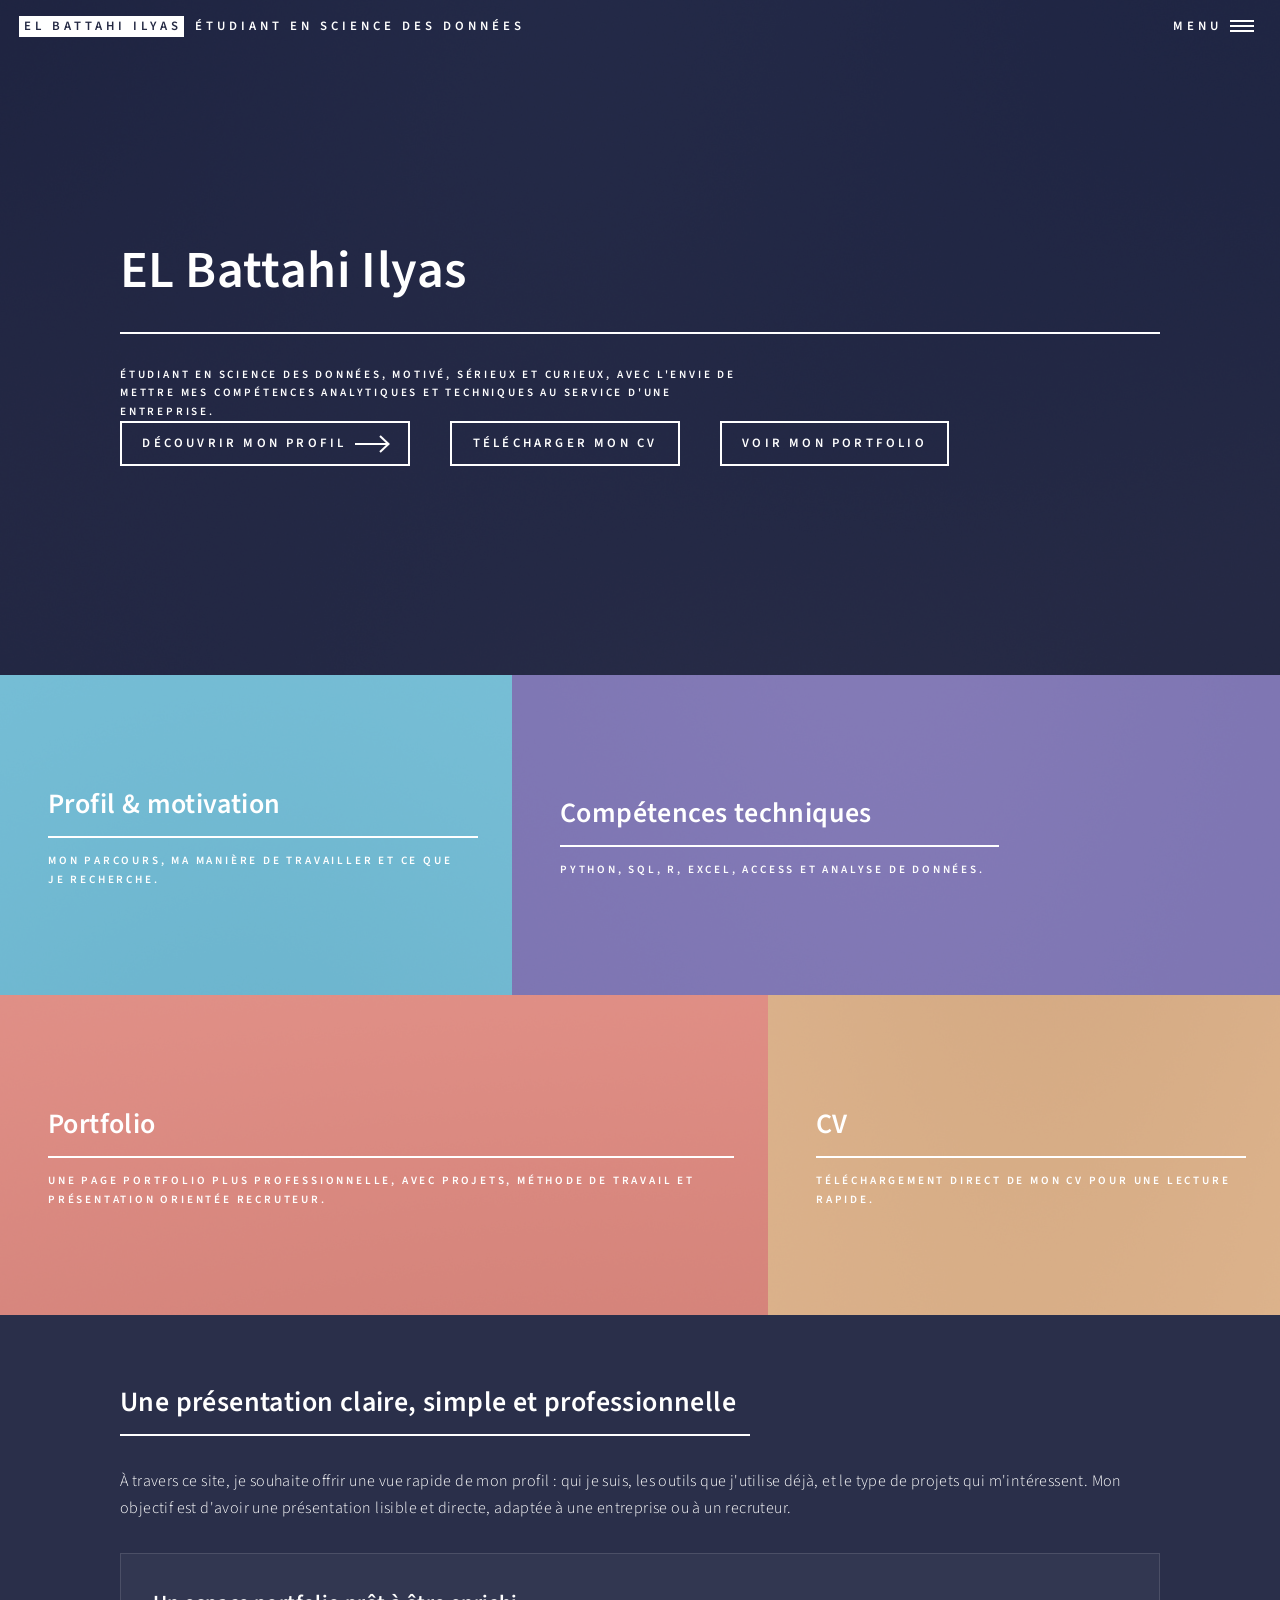
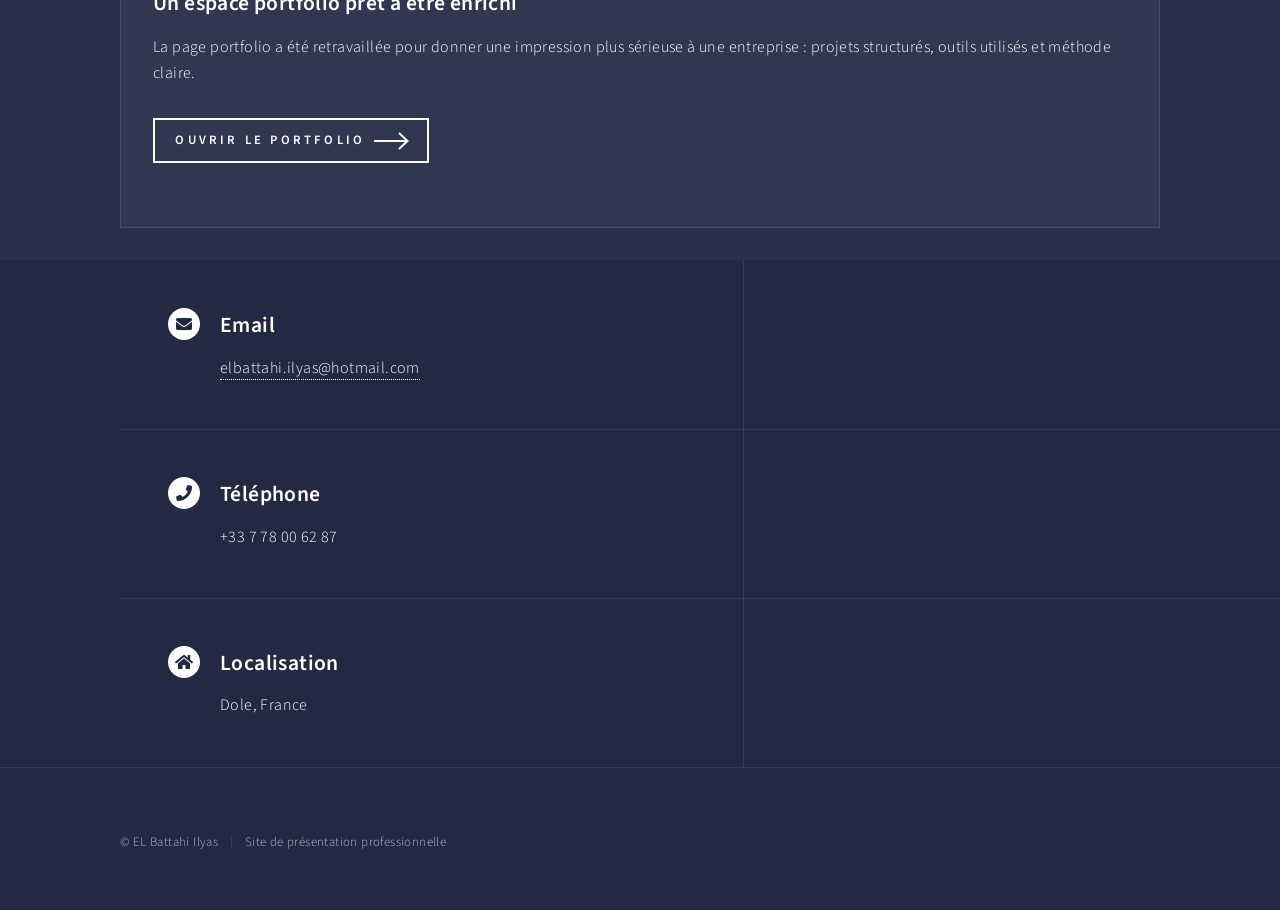
<file: index.html>
<!DOCTYPE HTML>
<html>
	<head>
		<title>EL Battahi Ilyas | Étudiant en science des données</title>
		<meta charset="utf-8" />
		<meta name="viewport" content="width=device-width, initial-scale=1, user-scalable=no" />
		<link rel="stylesheet" href="assets/css/main.css" />
		<link rel="icon" type="image/svg+xml" href="images/favicon.svg" />
		<link rel="icon" type="image/png" sizes="32x32" href="images/favicon-32.png" />
		<link rel="icon" type="image/png" sizes="16x16" href="images/favicon-16.png" />
		<link rel="apple-touch-icon" href="images/apple-touch-icon.png" />
		<link rel="stylesheet" href="assets/css/custom.css?v=portfolio-pro-20260519" />
		<noscript><link rel="stylesheet" href="assets/css/noscript.css" /></noscript>
	</head>
	<body class="is-preload">
		<div id="wrapper">
			<header id="header" class="alt">
				<a href="index.html" class="logo"><strong>EL Battahi Ilyas</strong> <span>Étudiant en science des données</span></a>
				<nav><a href="#menu">Menu</a></nav>
			</header>

				<nav id="menu">
					<ul class="links">
						<li><a href="index.html">Accueil</a></li>
						<li><a href="generic.html">Profil & motivation</a></li>
						<li><a href="landing.html">Compétences techniques</a></li>
						<li><a href="portfolio.html">Portfolio</a></li>
						<li><a href="documents/CV-EL-Battahi-Ilyas.pdf?v=20260908" target="_blank">Télécharger mon CV</a></li>
					</ul>
				</nav>
			<section id="banner" class="major">
				<div class="inner">
					<div class="banner-profile">
						<div class="profile-copy">
							<header class="major">
								<h1>EL Battahi Ilyas</h1>
							</header>
							<div class="content" style="display:block; max-width: 40rem;">
								<p>Étudiant en science des données, motivé, sérieux et curieux, avec l'envie de mettre mes compétences analytiques et techniques au service d'une entreprise.</p>
								<ul class="actions hero-actions">
									<li><a href="generic.html" class="button next">Découvrir mon profil</a></li>
									<li><a href="documents/CV-EL-Battahi-Ilyas.pdf?v=20260908" target="_blank" class="button">Télécharger mon CV</a></li>
									<li><a href="portfolio.html" class="button">Voir mon portfolio</a></li>
								</ul>
							</div>
						</div>
						</div>
				</div>
			</section>
			<div id="main">
				<section id="one" class="tiles">
					<article>
						<span class="image"><img src="images/pic01.jpg" alt="Profil" /></span>
						<header class="major">
							<h3><a href="generic.html" class="link">Profil & motivation</a></h3>
							<p>Mon parcours, ma manière de travailler et ce que je recherche.</p>
						</header>
					</article>
					<article>
						<span class="image"><img src="images/pic02.jpg" alt="Compétences" /></span>
						<header class="major">
							<h3><a href="landing.html" class="link">Compétences techniques</a></h3>
							<p>Python, SQL, R, Excel, Access et analyse de données.</p>
						</header>
					</article>
					<article>
						<span class="image"><img src="images/pic03.jpg" alt="Portfolio" /></span>
						<header class="major">
							<h3><a href="portfolio.html" class="link">Portfolio</a></h3>
							<p>Une page portfolio plus professionnelle, avec projets, méthode de travail et présentation orientée recruteur.</p>
						</header>
					</article>
					<article>
						<span class="image"><img src="images/pic04.jpg" alt="CV" /></span>
						<header class="major">
							<h3><a href="documents/CV-EL-Battahi-Ilyas.pdf?v=20260908" target="_blank" class="link">CV</a></h3>
							<p>Téléchargement direct de mon CV pour une lecture rapide.</p>
						</header>
					</article>
				</section>
				<section id="two">
					<div class="inner compact-intro">
						<header class="major">
							<h2>Une présentation claire, simple et professionnelle</h2>
						</header>
						<p>À travers ce site, je souhaite offrir une vue rapide de mon profil : qui je suis, les outils que j'utilise déjà, et le type de projets qui m'intéressent. Mon objectif est d'avoir une présentation lisible et directe, adaptée à une entreprise ou à un recruteur.</p>
						<div class="cv-callout">
							<h3 style="margin-bottom: 0.75rem;">Un espace portfolio prêt à être enrichi</h3>
							<p>La page portfolio a été retravaillée pour donner une impression plus sérieuse à une entreprise : projets structurés, outils utilisés et méthode claire.</p>
							<ul class="actions">
								<li><a href="portfolio.html" class="button next">Ouvrir le portfolio</a></li>
							</ul>
						</div>
					</div>
				</section>
			</div>

				<section id="contact">
					<div class="inner">
						<section class="split">
							<section>
								<div class="contact-method">
									<span class="icon solid alt fa-envelope"></span>
									<h3>Email</h3>
									<a href="mailto:elbattahi.ilyas@hotmail.com">elbattahi.ilyas@hotmail.com</a>
								</div>
							</section>
							<section>
								<div class="contact-method">
									<span class="icon solid alt fa-phone"></span>
									<h3>Téléphone</h3>
									<span>+33 7 78 00 62 87</span>
								</div>
							</section>
							<section>
								<div class="contact-method">
									<span class="icon solid alt fa-home"></span>
									<h3>Localisation</h3>
									<span>Dole, France</span>
								</div>
							</section>
						</section>
					</div>
				</section>

				<footer id="footer">
					<div class="inner">
						<ul class="copyright">
							<li>&copy; EL Battahi Ilyas</li><li>Site de présentation professionnelle</li>
						</ul>
					</div>
				</footer>
		</div>

		<script src="assets/js/jquery.min.js"></script>
		<script src="assets/js/jquery.scrolly.min.js"></script>
		<script src="assets/js/jquery.scrollex.min.js"></script>
		<script src="assets/js/browser.min.js"></script>
		<script src="assets/js/breakpoints.min.js"></script>
		<script src="assets/js/util.js"></script>
		<script src="assets/js/main.js"></script>
	</body>
</html>
</file>
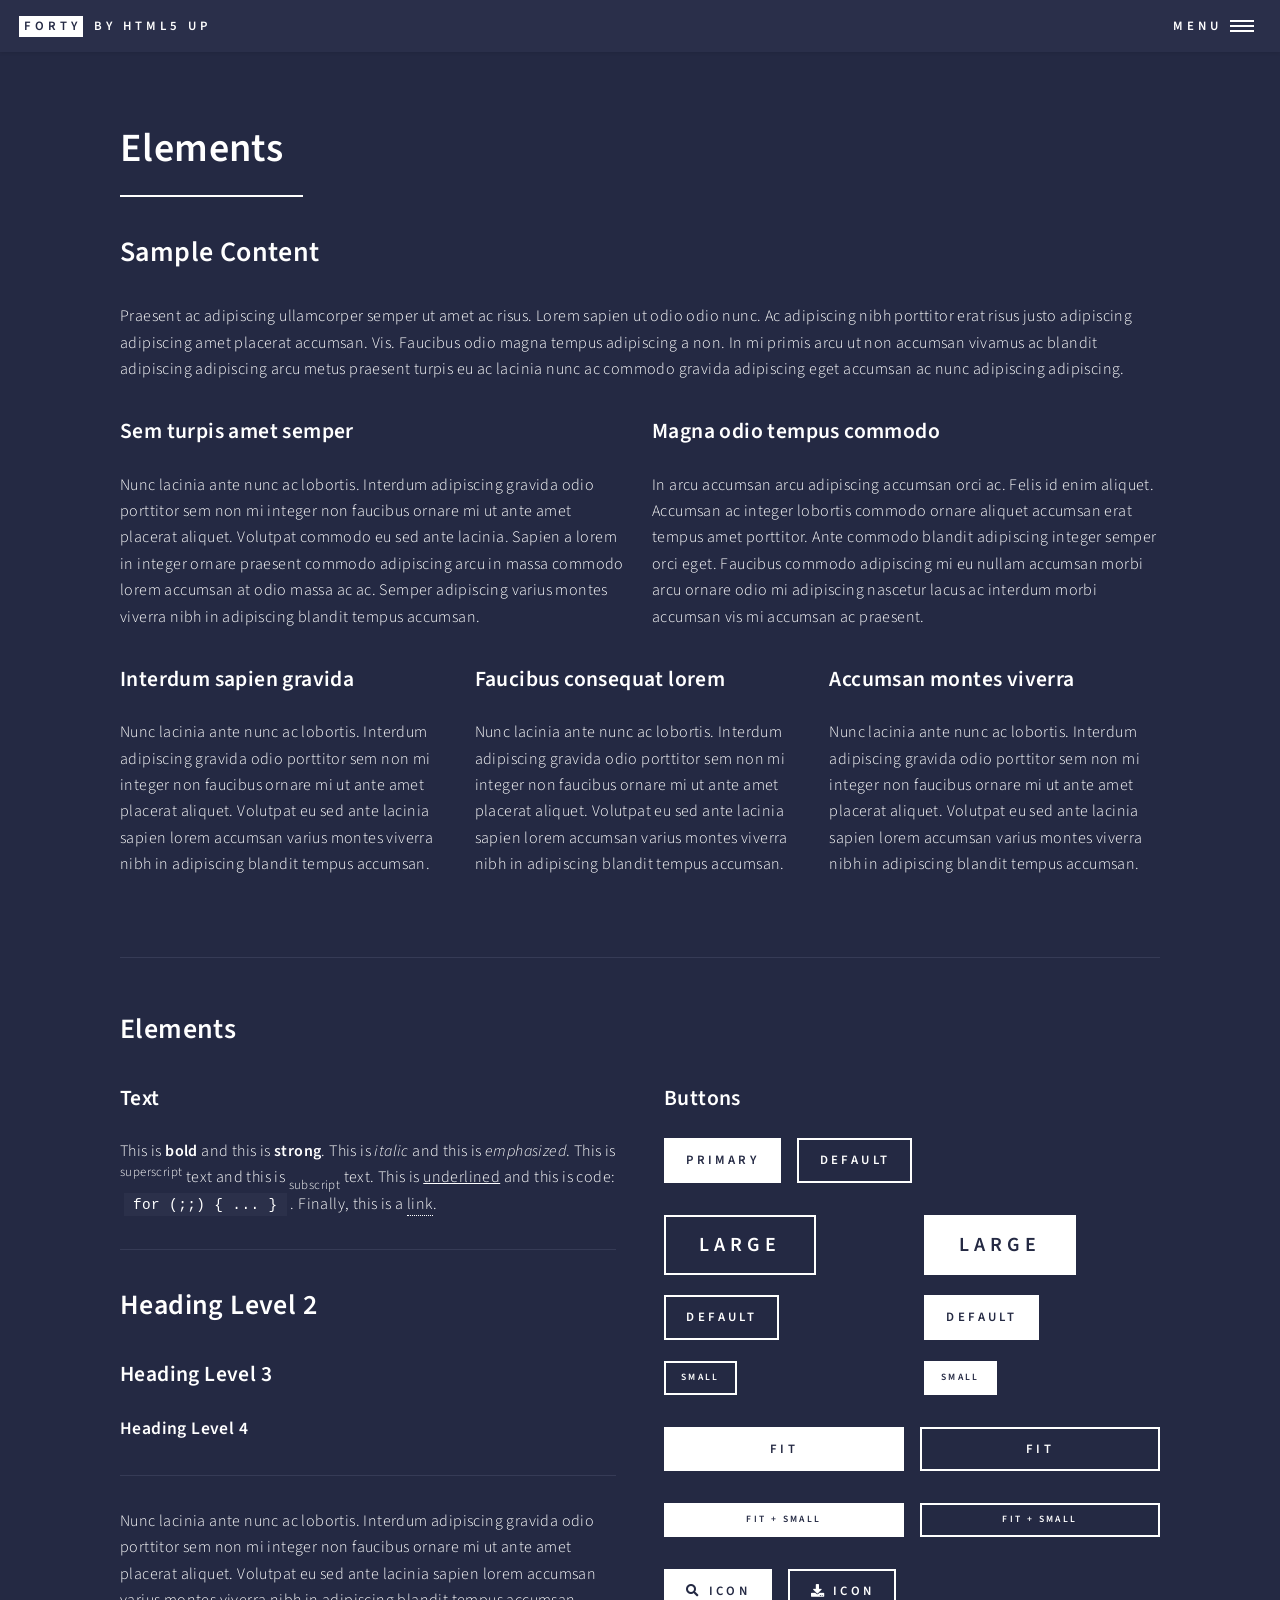
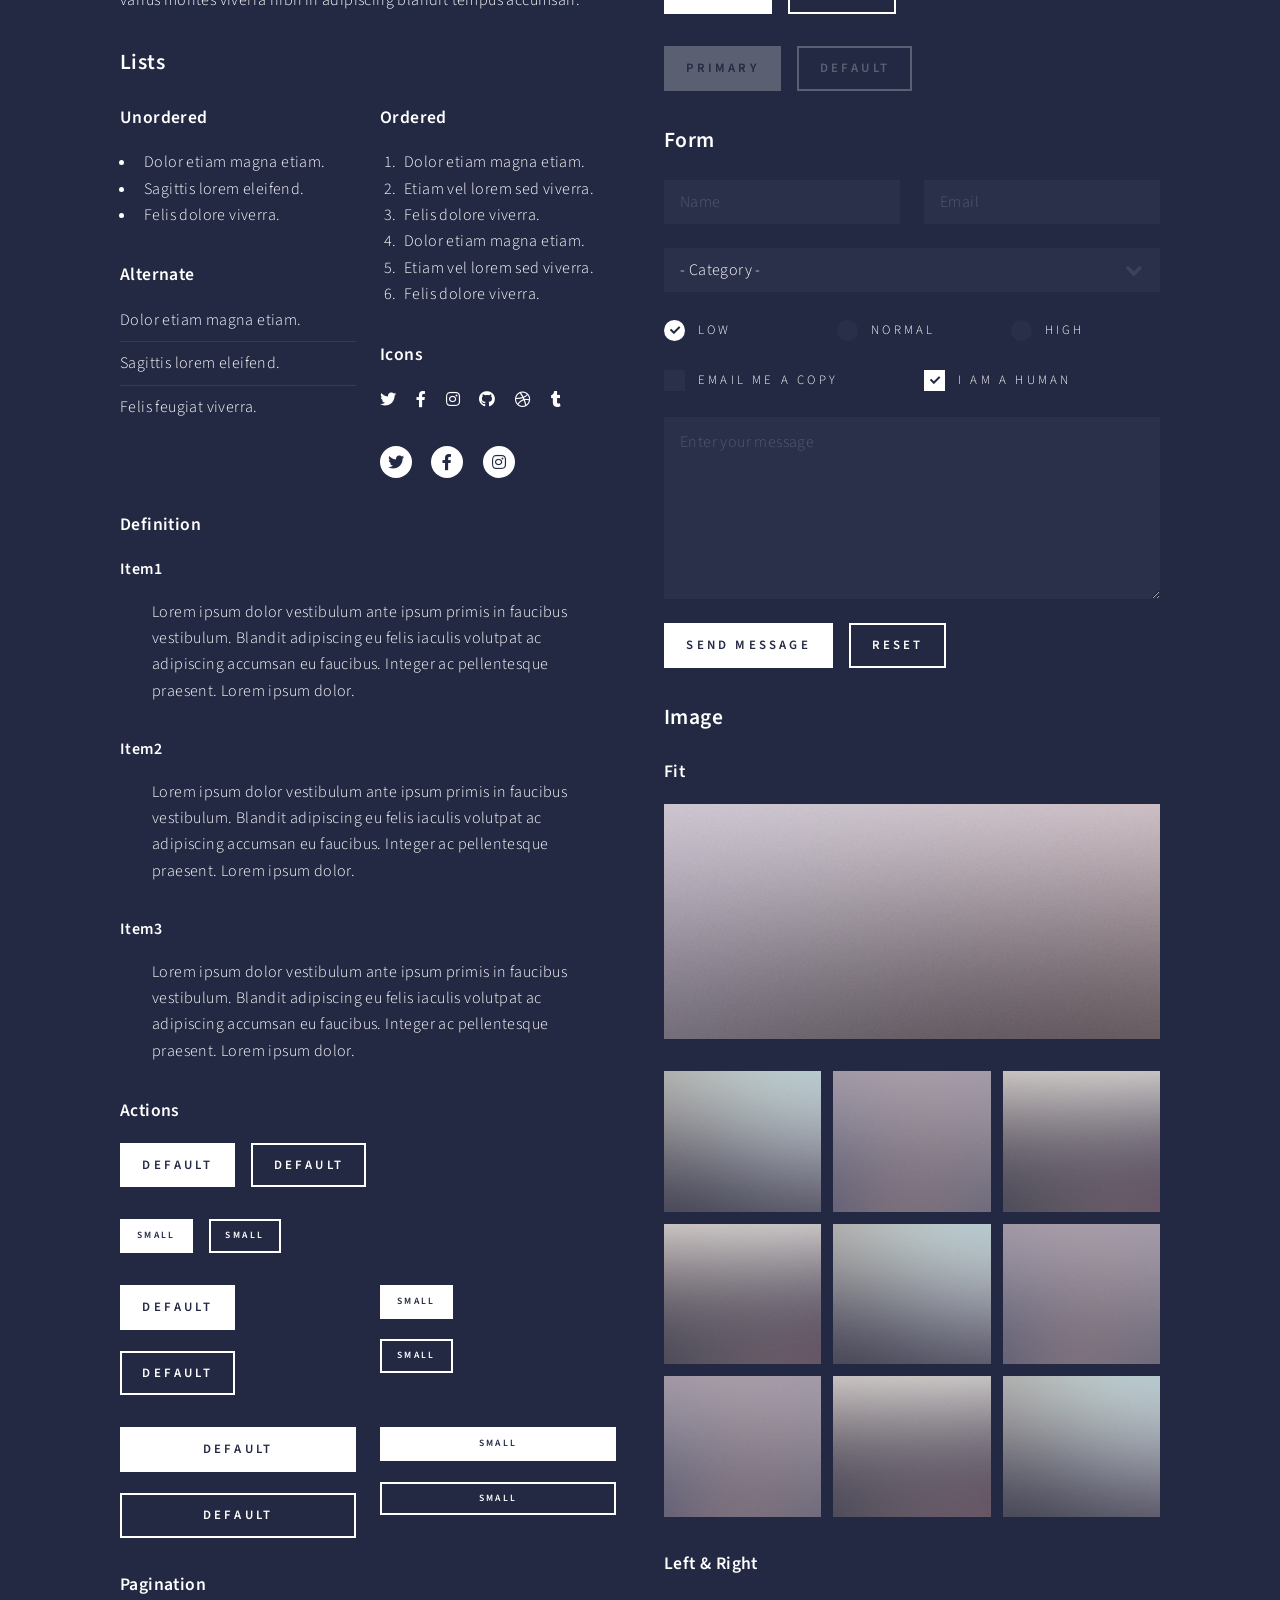
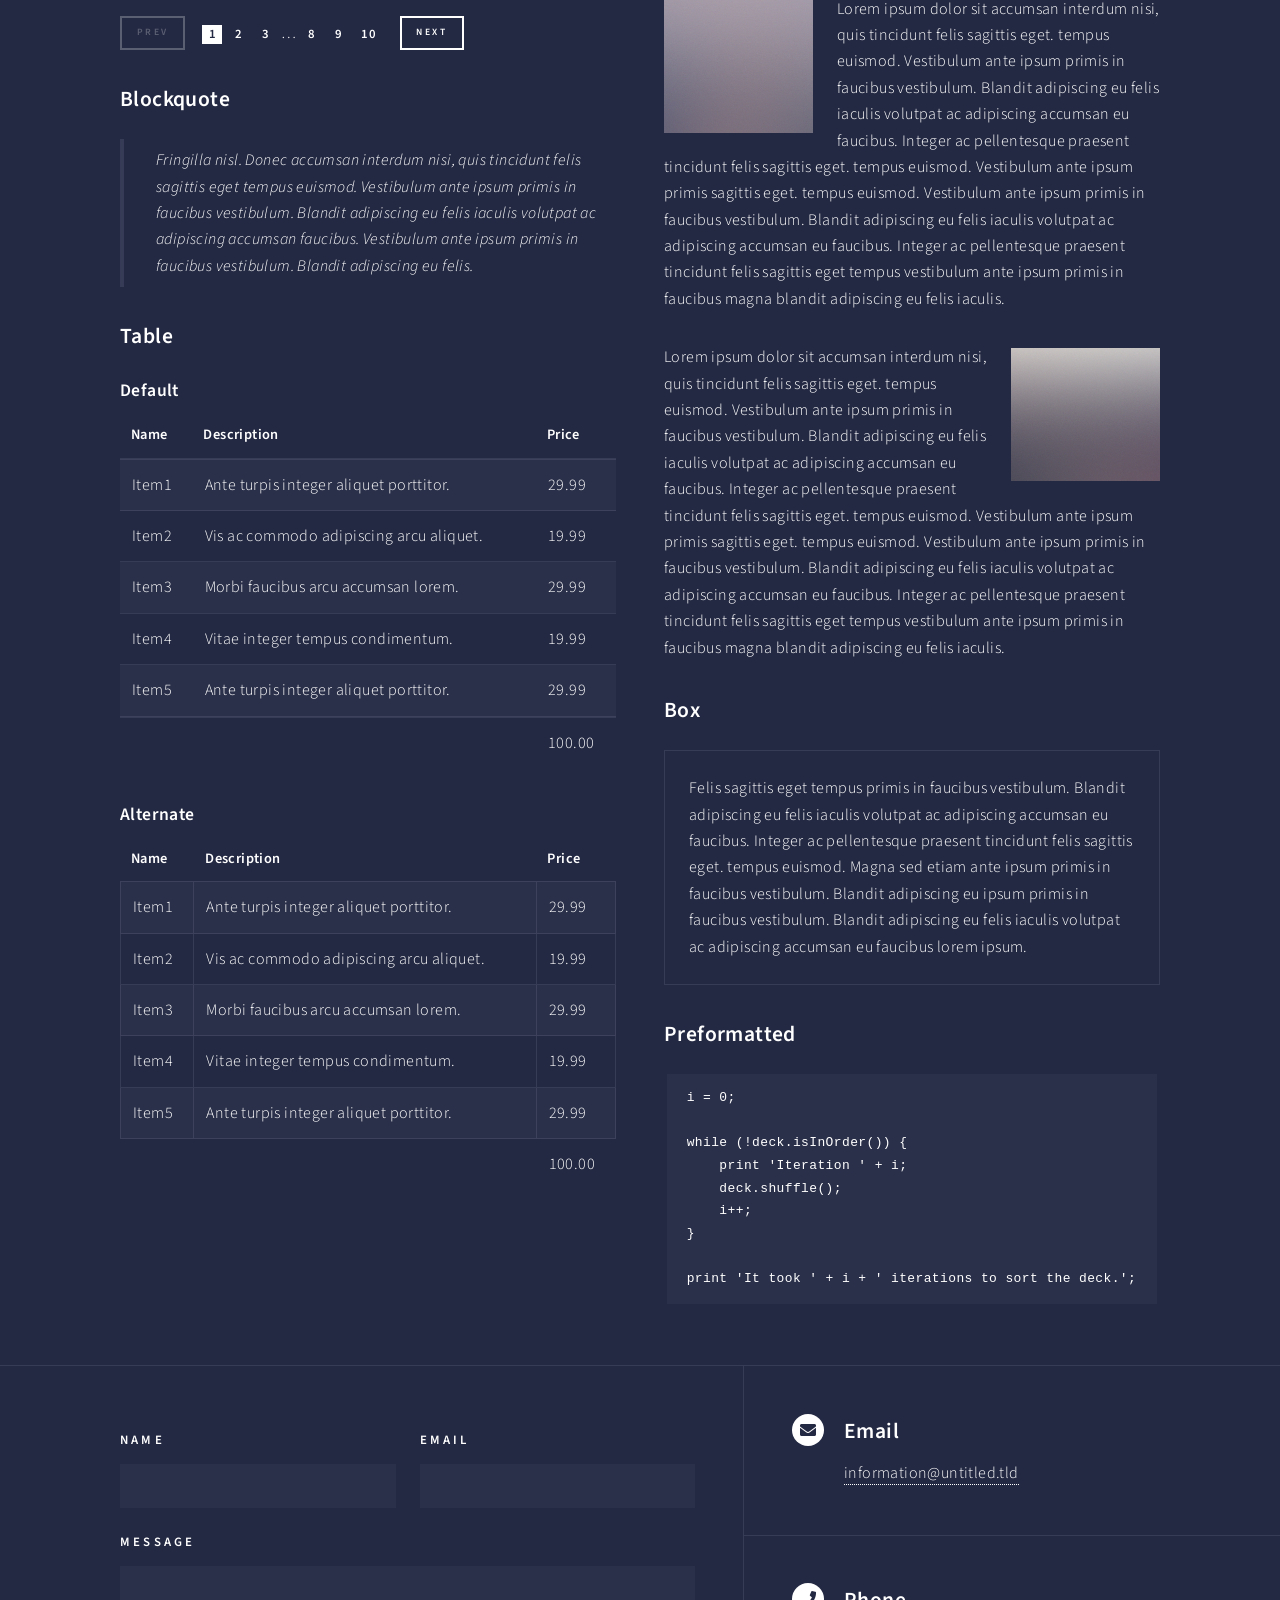
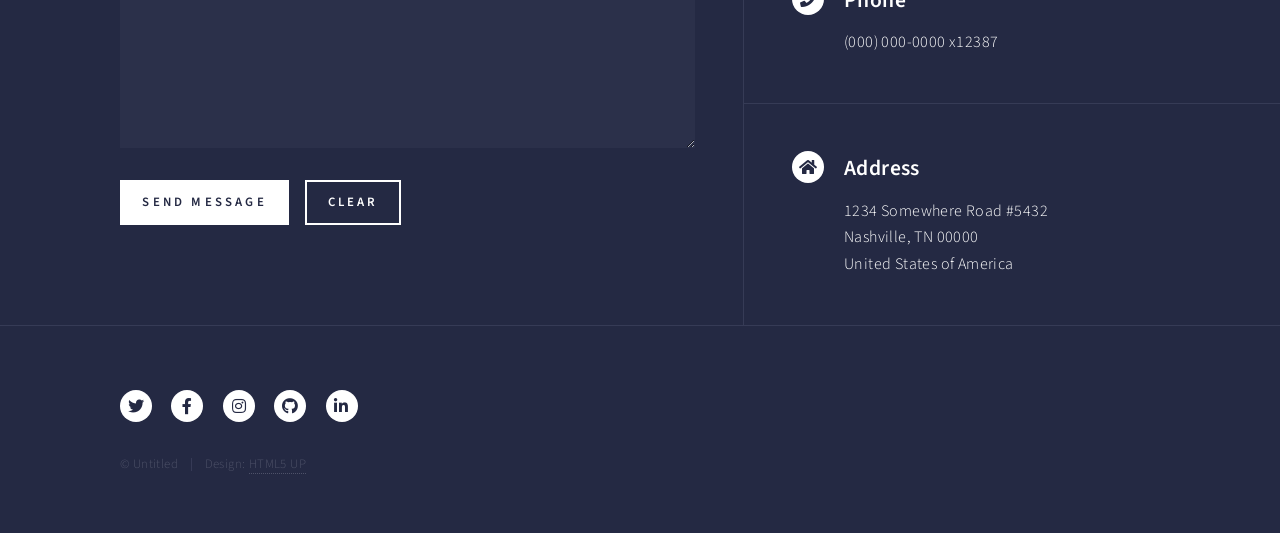
<file: elements.html>
<!DOCTYPE HTML>
<!--
	Forty by HTML5 UP
	html5up.net | @ajlkn
	Free for personal and commercial use under the CCA 3.0 license (html5up.net/license)
-->
<html>
	<head>
		<title>Elements - Forty by HTML5 UP</title>
		<meta charset="utf-8" />
		<meta name="viewport" content="width=device-width, initial-scale=1, user-scalable=no" />
		<link rel="stylesheet" href="assets/css/main.css" />
		<noscript><link rel="stylesheet" href="assets/css/noscript.css" /></noscript>
	</head>
	<body class="is-preload">

		<!-- Wrapper -->
			<div id="wrapper">

				<!-- Header -->
					<header id="header">
						<a href="index.html" class="logo"><strong>Forty</strong> <span>by HTML5 UP</span></a>
						<nav>
							<a href="#menu">Menu</a>
						</nav>
					</header>

				<!-- Menu -->
					<nav id="menu">
						<ul class="links">
							<li><a href="index.html">Home</a></li>
							<li><a href="landing.html">Landing</a></li>
							<li><a href="generic.html">Generic</a></li>
							<li><a href="elements.html">Elements</a></li>
						</ul>
						<ul class="actions stacked">
							<li><a href="#" class="button primary fit">Get Started</a></li>
							<li><a href="#" class="button fit">Log In</a></li>
						</ul>
					</nav>

				<!-- Main -->
					<div id="main" class="alt">

						<!-- One -->
							<section id="one">
								<div class="inner">
									<header class="major">
										<h1>Elements</h1>
									</header>

									<!-- Content -->
										<h2 id="content">Sample Content</h2>
										<p>Praesent ac adipiscing ullamcorper semper ut amet ac risus. Lorem sapien ut odio odio nunc. Ac adipiscing nibh porttitor erat risus justo adipiscing adipiscing amet placerat accumsan. Vis. Faucibus odio magna tempus adipiscing a non. In mi primis arcu ut non accumsan vivamus ac blandit adipiscing adipiscing arcu metus praesent turpis eu ac lacinia nunc ac commodo gravida adipiscing eget accumsan ac nunc adipiscing adipiscing.</p>
										<div class="row">
											<div class="col-6 col-12-small">
												<h3>Sem turpis amet semper</h3>
												<p>Nunc lacinia ante nunc ac lobortis. Interdum adipiscing gravida odio porttitor sem non mi integer non faucibus ornare mi ut ante amet placerat aliquet. Volutpat commodo eu sed ante lacinia. Sapien a lorem in integer ornare praesent commodo adipiscing arcu in massa commodo lorem accumsan at odio massa ac ac. Semper adipiscing varius montes viverra nibh in adipiscing blandit tempus accumsan.</p>
											</div>
											<div class="col-6 col-12-small">
												<h3>Magna odio tempus commodo</h3>
												<p>In arcu accumsan arcu adipiscing accumsan orci ac. Felis id enim aliquet. Accumsan ac integer lobortis commodo ornare aliquet accumsan erat tempus amet porttitor. Ante commodo blandit adipiscing integer semper orci eget. Faucibus commodo adipiscing mi eu nullam accumsan morbi arcu ornare odio mi adipiscing nascetur lacus ac interdum morbi accumsan vis mi accumsan ac praesent.</p>
											</div>
											<!-- Break -->
											<div class="col-4 col-12-medium">
												<h3>Interdum sapien gravida</h3>
												<p>Nunc lacinia ante nunc ac lobortis. Interdum adipiscing gravida odio porttitor sem non mi integer non faucibus ornare mi ut ante amet placerat aliquet. Volutpat eu sed ante lacinia sapien lorem accumsan varius montes viverra nibh in adipiscing blandit tempus accumsan.</p>
											</div>
											<div class="col-4 col-12-medium">
												<h3>Faucibus consequat lorem</h3>
												<p>Nunc lacinia ante nunc ac lobortis. Interdum adipiscing gravida odio porttitor sem non mi integer non faucibus ornare mi ut ante amet placerat aliquet. Volutpat eu sed ante lacinia sapien lorem accumsan varius montes viverra nibh in adipiscing blandit tempus accumsan.</p>
											</div>
											<div class="col-4 col-12-medium">
												<h3>Accumsan montes viverra</h3>
												<p>Nunc lacinia ante nunc ac lobortis. Interdum adipiscing gravida odio porttitor sem non mi integer non faucibus ornare mi ut ante amet placerat aliquet. Volutpat eu sed ante lacinia sapien lorem accumsan varius montes viverra nibh in adipiscing blandit tempus accumsan.</p>
											</div>
										</div>

									<hr class="major" />

									<!-- Elements -->
										<h2 id="elements">Elements</h2>
										<div class="row gtr-200">
											<div class="col-6 col-12-medium">

												<!-- Text stuff -->
													<h3>Text</h3>
													<p>This is <b>bold</b> and this is <strong>strong</strong>. This is <i>italic</i> and this is <em>emphasized</em>.
													This is <sup>superscript</sup> text and this is <sub>subscript</sub> text.
													This is <u>underlined</u> and this is code: <code>for (;;) { ... }</code>.
													Finally, this is a <a href="#">link</a>.</p>
													<hr />
													<h2>Heading Level 2</h2>
													<h3>Heading Level 3</h3>
													<h4>Heading Level 4</h4>
													<hr />
													<p>Nunc lacinia ante nunc ac lobortis. Interdum adipiscing gravida odio porttitor sem non mi integer non faucibus ornare mi ut ante amet placerat aliquet. Volutpat eu sed ante lacinia sapien lorem accumsan varius montes viverra nibh in adipiscing blandit tempus accumsan.</p>

												<!-- Lists -->
													<h3>Lists</h3>
													<div class="row">
														<div class="col-6 col-12-small">

															<h4>Unordered</h4>
															<ul>
																<li>Dolor etiam magna etiam.</li>
																<li>Sagittis lorem eleifend.</li>
																<li>Felis dolore viverra.</li>
															</ul>

															<h4>Alternate</h4>
															<ul class="alt">
																<li>Dolor etiam magna etiam.</li>
																<li>Sagittis lorem eleifend.</li>
																<li>Felis feugiat viverra.</li>
															</ul>

														</div>
														<div class="col-6 col-12-small">

															<h4>Ordered</h4>
															<ol>
																<li>Dolor etiam magna etiam.</li>
																<li>Etiam vel lorem sed viverra.</li>
																<li>Felis dolore viverra.</li>
																<li>Dolor etiam magna etiam.</li>
																<li>Etiam vel lorem sed viverra.</li>
																<li>Felis dolore viverra.</li>
															</ol>

															<h4>Icons</h4>
															<ul class="icons">
																<li><a href="#" class="icon brands fa-twitter"><span class="label">Twitter</span></a></li>
																<li><a href="#" class="icon brands fa-facebook-f"><span class="label">Facebook</span></a></li>
																<li><a href="#" class="icon brands fa-instagram"><span class="label">Instagram</span></a></li>
																<li><a href="#" class="icon brands fa-github"><span class="label">Github</span></a></li>
																<li><a href="#" class="icon brands fa-dribbble"><span class="label">Dribbble</span></a></li>
																<li><a href="#" class="icon brands fa-tumblr"><span class="label">Tumblr</span></a></li>
															</ul>
															<ul class="icons">
																<li><a href="#" class="icon brands alt fa-twitter"><span class="label">Twitter</span></a></li>
																<li><a href="#" class="icon brands alt fa-facebook-f"><span class="label">Facebook</span></a></li>
																<li><a href="#" class="icon brands alt fa-instagram"><span class="label">Instagram</span></a></li>
															</ul>

														</div>
													</div>
													<h4>Definition</h4>
													<dl>
														<dt>Item1</dt>
														<dd>
															<p>Lorem ipsum dolor vestibulum ante ipsum primis in faucibus vestibulum. Blandit adipiscing eu felis iaculis volutpat ac adipiscing accumsan eu faucibus. Integer ac pellentesque praesent. Lorem ipsum dolor.</p>
														</dd>
														<dt>Item2</dt>
														<dd>
															<p>Lorem ipsum dolor vestibulum ante ipsum primis in faucibus vestibulum. Blandit adipiscing eu felis iaculis volutpat ac adipiscing accumsan eu faucibus. Integer ac pellentesque praesent. Lorem ipsum dolor.</p>
														</dd>
														<dt>Item3</dt>
														<dd>
															<p>Lorem ipsum dolor vestibulum ante ipsum primis in faucibus vestibulum. Blandit adipiscing eu felis iaculis volutpat ac adipiscing accumsan eu faucibus. Integer ac pellentesque praesent. Lorem ipsum dolor.</p>
														</dd>
													</dl>

													<h4>Actions</h4>
													<ul class="actions">
														<li><a href="#" class="button primary">Default</a></li>
														<li><a href="#" class="button">Default</a></li>
													</ul>
													<ul class="actions small">
														<li><a href="#" class="button primary small">Small</a></li>
														<li><a href="#" class="button small">Small</a></li>
													</ul>
													<div class="row">
														<div class="col-6 col-12-small">
															<ul class="actions stacked">
																<li><a href="#" class="button primary">Default</a></li>
																<li><a href="#" class="button">Default</a></li>
															</ul>
														</div>
														<div class="col-6 col-12-small">
															<ul class="actions stacked">
																<li><a href="#" class="button primary small">Small</a></li>
																<li><a href="#" class="button small">Small</a></li>
															</ul>
														</div>
														<div class="col-6 col-12-small">
															<ul class="actions stacked">
																<li><a href="#" class="button primary fit">Default</a></li>
																<li><a href="#" class="button fit">Default</a></li>
															</ul>
														</div>
														<div class="col-6 col-12-small">
															<ul class="actions stacked">
																<li><a href="#" class="button primary small fit">Small</a></li>
																<li><a href="#" class="button small fit">Small</a></li>
															</ul>
														</div>
													</div>

													<h4>Pagination</h4>
													<ul class="pagination">
														<li><span class="button small disabled">Prev</span></li>
														<li><a href="#" class="page active">1</a></li>
														<li><a href="#" class="page">2</a></li>
														<li><a href="#" class="page">3</a></li>
														<li><span>&hellip;</span></li>
														<li><a href="#" class="page">8</a></li>
														<li><a href="#" class="page">9</a></li>
														<li><a href="#" class="page">10</a></li>
														<li><a href="#" class="button small">Next</a></li>
													</ul>

												<!-- Blockquote -->
													<h3>Blockquote</h3>
													<blockquote>Fringilla nisl. Donec accumsan interdum nisi, quis tincidunt felis sagittis eget tempus euismod. Vestibulum ante ipsum primis in faucibus vestibulum. Blandit adipiscing eu felis iaculis volutpat ac adipiscing accumsan faucibus. Vestibulum ante ipsum primis in faucibus vestibulum. Blandit adipiscing eu felis.</blockquote>

												<!-- Table -->
													<h3>Table</h3>

													<h4>Default</h4>
													<div class="table-wrapper">
														<table>
															<thead>
																<tr>
																	<th>Name</th>
																	<th>Description</th>
																	<th>Price</th>
																</tr>
															</thead>
															<tbody>
																<tr>
																	<td>Item1</td>
																	<td>Ante turpis integer aliquet porttitor.</td>
																	<td>29.99</td>
																</tr>
																<tr>
																	<td>Item2</td>
																	<td>Vis ac commodo adipiscing arcu aliquet.</td>
																	<td>19.99</td>
																</tr>
																<tr>
																	<td>Item3</td>
																	<td> Morbi faucibus arcu accumsan lorem.</td>
																	<td>29.99</td>
																</tr>
																<tr>
																	<td>Item4</td>
																	<td>Vitae integer tempus condimentum.</td>
																	<td>19.99</td>
																</tr>
																<tr>
																	<td>Item5</td>
																	<td>Ante turpis integer aliquet porttitor.</td>
																	<td>29.99</td>
																</tr>
															</tbody>
															<tfoot>
																<tr>
																	<td colspan="2"></td>
																	<td>100.00</td>
																</tr>
															</tfoot>
														</table>
													</div>

													<h4>Alternate</h4>
													<div class="table-wrapper">
														<table class="alt">
															<thead>
																<tr>
																	<th>Name</th>
																	<th>Description</th>
																	<th>Price</th>
																</tr>
															</thead>
															<tbody>
																<tr>
																	<td>Item1</td>
																	<td>Ante turpis integer aliquet porttitor.</td>
																	<td>29.99</td>
																</tr>
																<tr>
																	<td>Item2</td>
																	<td>Vis ac commodo adipiscing arcu aliquet.</td>
																	<td>19.99</td>
																</tr>
																<tr>
																	<td>Item3</td>
																	<td> Morbi faucibus arcu accumsan lorem.</td>
																	<td>29.99</td>
																</tr>
																<tr>
																	<td>Item4</td>
																	<td>Vitae integer tempus condimentum.</td>
																	<td>19.99</td>
																</tr>
																<tr>
																	<td>Item5</td>
																	<td>Ante turpis integer aliquet porttitor.</td>
																	<td>29.99</td>
																</tr>
															</tbody>
															<tfoot>
																<tr>
																	<td colspan="2"></td>
																	<td>100.00</td>
																</tr>
															</tfoot>
														</table>
													</div>

											</div>
											<div class="col-6 col-12-medium">

												<!-- Buttons -->
													<h3>Buttons</h3>
													<ul class="actions">
														<li><a href="#" class="button primary">Primary</a></li>
														<li><a href="#" class="button">Default</a></li>
													</ul>
													<div class="row">
														<div class="col-6 col-12-xsmall">
															<ul class="actions stacked">
																<li><a href="#" class="button large">Large</a></li>
																<li><a href="#" class="button">Default</a></li>
																<li><a href="#" class="button small">Small</a></li>
															</ul>
														</div>
														<div class="col-6 col-12-xsmall">
															<ul class="actions stacked">
																<li><a href="#" class="button primary large">Large</a></li>
																<li><a href="#" class="button primary">Default</a></li>
																<li><a href="#" class="button primary small">Small</a></li>
															</ul>
														</div>
													</div>
													<ul class="actions fit">
														<li><a href="#" class="button primary fit">Fit</a></li>
														<li><a href="#" class="button fit">Fit</a></li>
													</ul>
													<ul class="actions fit small">
														<li><a href="#" class="button primary fit small">Fit + Small</a></li>
														<li><a href="#" class="button fit small">Fit + Small</a></li>
													</ul>
													<ul class="actions">
														<li><a href="#" class="button primary icon solid fa-search">Icon</a></li>
														<li><a href="#" class="button icon solid fa-download">Icon</a></li>
													</ul>
													<ul class="actions">
														<li><span class="button primary disabled">Primary</span></li>
														<li><span class="button disabled">Default</span></li>
													</ul>

												<!-- Form -->
													<h3>Form</h3>

													<form method="post" action="#">
														<div class="row gtr-uniform">
															<div class="col-6 col-12-xsmall">
																<input type="text" name="demo-name" id="demo-name" value="" placeholder="Name" />
															</div>
															<div class="col-6 col-12-xsmall">
																<input type="email" name="demo-email" id="demo-email" value="" placeholder="Email" />
															</div>
															<!-- Break -->
															<div class="col-12">
																<select name="demo-category" id="demo-category">
																	<option value="">- Category -</option>
																	<option value="1">Manufacturing</option>
																	<option value="1">Shipping</option>
																	<option value="1">Administration</option>
																	<option value="1">Human Resources</option>
																</select>
															</div>
															<!-- Break -->
															<div class="col-4 col-12-small">
																<input type="radio" id="demo-priority-low" name="demo-priority" checked>
																<label for="demo-priority-low">Low</label>
															</div>
															<div class="col-4 col-12-small">
																<input type="radio" id="demo-priority-normal" name="demo-priority">
																<label for="demo-priority-normal">Normal</label>
															</div>
															<div class="col-4 col-12-small">
																<input type="radio" id="demo-priority-high" name="demo-priority">
																<label for="demo-priority-high">High</label>
															</div>
															<!-- Break -->
															<div class="col-6 col-12-small">
																<input type="checkbox" id="demo-copy" name="demo-copy">
																<label for="demo-copy">Email me a copy</label>
															</div>
															<div class="col-6 col-12-small">
																<input type="checkbox" id="demo-human" name="demo-human" checked>
																<label for="demo-human">I am a human</label>
															</div>
															<!-- Break -->
															<div class="col-12">
																<textarea name="demo-message" id="demo-message" placeholder="Enter your message" rows="6"></textarea>
															</div>
															<!-- Break -->
															<div class="col-12">
																<ul class="actions">
																	<li><input type="submit" value="Send Message" class="primary" /></li>
																	<li><input type="reset" value="Reset" /></li>
																</ul>
															</div>
														</div>
													</form>

												<!-- Image -->
													<h3>Image</h3>

													<h4>Fit</h4>
													<span class="image fit"><img src="images/pic03.jpg" alt="" /></span>
													<div class="box alt">
														<div class="row gtr-50 gtr-uniform">
															<div class="col-4"><span class="image fit"><img src="images/pic08.jpg" alt="" /></span></div>
															<div class="col-4"><span class="image fit"><img src="images/pic09.jpg" alt="" /></span></div>
															<div class="col-4"><span class="image fit"><img src="images/pic10.jpg" alt="" /></span></div>
															<!-- Break -->
															<div class="col-4"><span class="image fit"><img src="images/pic10.jpg" alt="" /></span></div>
															<div class="col-4"><span class="image fit"><img src="images/pic08.jpg" alt="" /></span></div>
															<div class="col-4"><span class="image fit"><img src="images/pic09.jpg" alt="" /></span></div>
															<!-- Break -->
															<div class="col-4"><span class="image fit"><img src="images/pic09.jpg" alt="" /></span></div>
															<div class="col-4"><span class="image fit"><img src="images/pic10.jpg" alt="" /></span></div>
															<div class="col-4"><span class="image fit"><img src="images/pic08.jpg" alt="" /></span></div>
														</div>
													</div>

													<h4>Left &amp; Right</h4>
													<p><span class="image left"><img src="images/pic09.jpg" alt="" /></span>Lorem ipsum dolor sit accumsan interdum nisi, quis tincidunt felis sagittis eget. tempus euismod. Vestibulum ante ipsum primis in faucibus vestibulum. Blandit adipiscing eu felis iaculis volutpat ac adipiscing accumsan eu faucibus. Integer ac pellentesque praesent tincidunt felis sagittis eget. tempus euismod. Vestibulum ante ipsum primis sagittis eget. tempus euismod. Vestibulum ante ipsum primis in faucibus vestibulum. Blandit adipiscing eu felis iaculis volutpat ac adipiscing accumsan eu faucibus. Integer ac pellentesque praesent tincidunt felis sagittis eget tempus vestibulum ante ipsum primis in faucibus magna blandit adipiscing eu felis iaculis.</p>
													<p><span class="image right"><img src="images/pic10.jpg" alt="" /></span>Lorem ipsum dolor sit accumsan interdum nisi, quis tincidunt felis sagittis eget. tempus euismod. Vestibulum ante ipsum primis in faucibus vestibulum. Blandit adipiscing eu felis iaculis volutpat ac adipiscing accumsan eu faucibus. Integer ac pellentesque praesent tincidunt felis sagittis eget. tempus euismod. Vestibulum ante ipsum primis sagittis eget. tempus euismod. Vestibulum ante ipsum primis in faucibus vestibulum. Blandit adipiscing eu felis iaculis volutpat ac adipiscing accumsan eu faucibus. Integer ac pellentesque praesent tincidunt felis sagittis eget tempus vestibulum ante ipsum primis in faucibus magna blandit adipiscing eu felis iaculis.</p>

												<!-- Box -->
													<h3>Box</h3>
													<div class="box">
														<p>Felis sagittis eget tempus primis in faucibus vestibulum. Blandit adipiscing eu felis iaculis volutpat ac adipiscing accumsan eu faucibus. Integer ac pellentesque praesent tincidunt felis sagittis eget. tempus euismod. Magna sed etiam ante ipsum primis in faucibus vestibulum. Blandit adipiscing eu ipsum primis in faucibus vestibulum. Blandit adipiscing eu felis iaculis volutpat ac adipiscing accumsan eu faucibus lorem ipsum.</p>
													</div>

												<!-- Preformatted Code -->
													<h3>Preformatted</h3>
													<pre><code>i = 0;

while (!deck.isInOrder()) {
    print 'Iteration ' + i;
    deck.shuffle();
    i++;
}

print 'It took ' + i + ' iterations to sort the deck.';
</code></pre>

											</div>
										</div>

								</div>
							</section>

					</div>

				<!-- Contact -->
					<section id="contact">
						<div class="inner">
							<section>
								<form method="post" action="#">
									<div class="fields">
										<div class="field half">
											<label for="name">Name</label>
											<input type="text" name="name" id="name" />
										</div>
										<div class="field half">
											<label for="email">Email</label>
											<input type="text" name="email" id="email" />
										</div>
										<div class="field">
											<label for="message">Message</label>
											<textarea name="message" id="message" rows="6"></textarea>
										</div>
									</div>
									<ul class="actions">
										<li><input type="submit" value="Send Message" class="primary" /></li>
										<li><input type="reset" value="Clear" /></li>
									</ul>
								</form>
							</section>
							<section class="split">
								<section>
									<div class="contact-method">
										<span class="icon solid alt fa-envelope"></span>
										<h3>Email</h3>
										<a href="#">information@untitled.tld</a>
									</div>
								</section>
								<section>
									<div class="contact-method">
										<span class="icon solid alt fa-phone"></span>
										<h3>Phone</h3>
										<span>(000) 000-0000 x12387</span>
									</div>
								</section>
								<section>
									<div class="contact-method">
										<span class="icon solid alt fa-home"></span>
										<h3>Address</h3>
										<span>1234 Somewhere Road #5432<br />
										Nashville, TN 00000<br />
										United States of America</span>
									</div>
								</section>
							</section>
						</div>
					</section>

				<!-- Footer -->
					<footer id="footer">
						<div class="inner">
							<ul class="icons">
								<li><a href="#" class="icon brands alt fa-twitter"><span class="label">Twitter</span></a></li>
								<li><a href="#" class="icon brands alt fa-facebook-f"><span class="label">Facebook</span></a></li>
								<li><a href="#" class="icon brands alt fa-instagram"><span class="label">Instagram</span></a></li>
								<li><a href="#" class="icon brands alt fa-github"><span class="label">GitHub</span></a></li>
								<li><a href="#" class="icon brands alt fa-linkedin-in"><span class="label">LinkedIn</span></a></li>
							</ul>
							<ul class="copyright">
								<li>&copy; Untitled</li><li>Design: <a href="https://html5up.net">HTML5 UP</a></li>
							</ul>
						</div>
					</footer>

			</div>

		<!-- Scripts -->
			<script src="assets/js/jquery.min.js"></script>
			<script src="assets/js/jquery.scrolly.min.js"></script>
			<script src="assets/js/jquery.scrollex.min.js"></script>
			<script src="assets/js/browser.min.js"></script>
			<script src="assets/js/breakpoints.min.js"></script>
			<script src="assets/js/util.js"></script>
			<script src="assets/js/main.js"></script>

	</body>
</html>
</file>
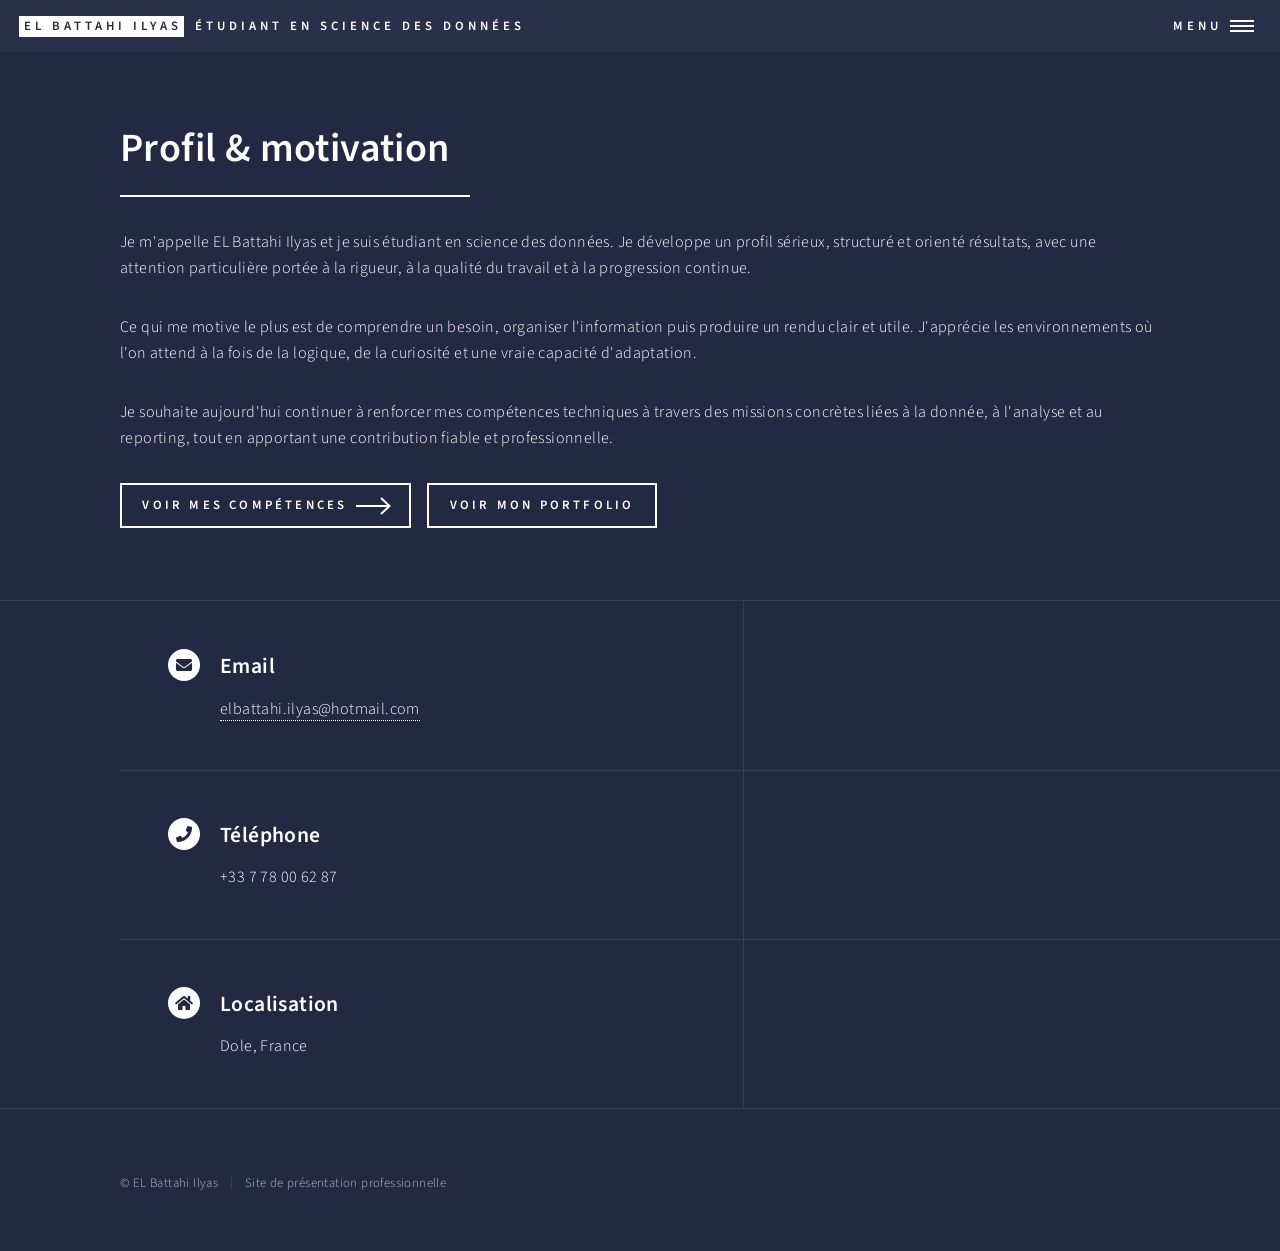
<file: generic.html>
<!DOCTYPE HTML>
<html>
	<head>
		<title>Profil & motivation | EL Battahi Ilyas</title>
		<meta charset="utf-8" />
		<meta name="viewport" content="width=device-width, initial-scale=1, user-scalable=no" />
		<link rel="stylesheet" href="assets/css/main.css" />
		<link rel="icon" type="image/svg+xml" href="images/favicon.svg" />
		<link rel="icon" type="image/png" sizes="32x32" href="images/favicon-32.png" />
		<link rel="icon" type="image/png" sizes="16x16" href="images/favicon-16.png" />
		<link rel="apple-touch-icon" href="images/apple-touch-icon.png" />
		<link rel="stylesheet" href="assets/css/custom.css" />
		<noscript><link rel="stylesheet" href="assets/css/noscript.css" /></noscript>
	</head>
	<body class="is-preload">
		<div id="wrapper">
			<header id="header">
				<a href="index.html" class="logo"><strong>EL Battahi Ilyas</strong> <span>Étudiant en science des données</span></a>
				<nav><a href="#menu">Menu</a></nav>
			</header>

				<nav id="menu">
					<ul class="links">
						<li><a href="index.html">Accueil</a></li>
						<li><a href="generic.html">Profil & motivation</a></li>
						<li><a href="landing.html">Compétences techniques</a></li>
						<li><a href="portfolio.html">Portfolio</a></li>
						<li><a href="documents/CV-EL-Battahi-Ilyas.pdf" target="_blank">Télécharger mon CV</a></li>
					</ul>
				</nav>
			<div id="main" class="alt">
				<section id="one">
					<div class="inner profile-content">
						<header class="major">
							<h1>Profil & motivation</h1>
						</header>
						<div class="profile-layout-requested">
							<div class="profile-copy-side">
								<p>Je m'appelle EL Battahi Ilyas et je suis étudiant en science des données. Je développe un profil sérieux, structuré et orienté résultats, avec une attention particulière portée à la rigueur, à la qualité du travail et à la progression continue.</p>
								<p>Ce qui me motive le plus est de comprendre un besoin, organiser l'information puis produire un rendu clair et utile. J'apprécie les environnements où l'on attend à la fois de la logique, de la curiosité et une vraie capacité d'adaptation.</p>
								<p>Je souhaite aujourd'hui continuer à renforcer mes compétences techniques à travers des missions concrètes liées à la donnée, à l'analyse et au reporting, tout en apportant une contribution fiable et professionnelle.</p>
								<ul class="actions profile-actions">
									<li><a href="landing.html" class="button next">Voir mes compétences</a></li>
									<li><a href="portfolio.html" class="button">Voir mon portfolio</a></li>
								</ul>
							</div>
						</div>
					</div>
				</section>
			</div>

				<section id="contact">
					<div class="inner">
						<section class="split">
							<section>
								<div class="contact-method">
									<span class="icon solid alt fa-envelope"></span>
									<h3>Email</h3>
									<a href="mailto:elbattahi.ilyas@hotmail.com">elbattahi.ilyas@hotmail.com</a>
								</div>
							</section>
							<section>
								<div class="contact-method">
									<span class="icon solid alt fa-phone"></span>
									<h3>Téléphone</h3>
									<span>+33 7 78 00 62 87</span>
								</div>
							</section>
							<section>
								<div class="contact-method">
									<span class="icon solid alt fa-home"></span>
									<h3>Localisation</h3>
									<span>Dole, France</span>
								</div>
							</section>
						</section>
					</div>
				</section>

				<footer id="footer">
					<div class="inner">
						<ul class="copyright">
							<li>&copy; EL Battahi Ilyas</li><li>Site de présentation professionnelle</li>
						</ul>
					</div>
				</footer>
		</div>

		<script src="assets/js/jquery.min.js"></script>
		<script src="assets/js/jquery.scrolly.min.js"></script>
		<script src="assets/js/jquery.scrollex.min.js"></script>
		<script src="assets/js/browser.min.js"></script>
		<script src="assets/js/breakpoints.min.js"></script>
		<script src="assets/js/util.js"></script>
		<script src="assets/js/main.js"></script>
	</body>
</html>
</file>
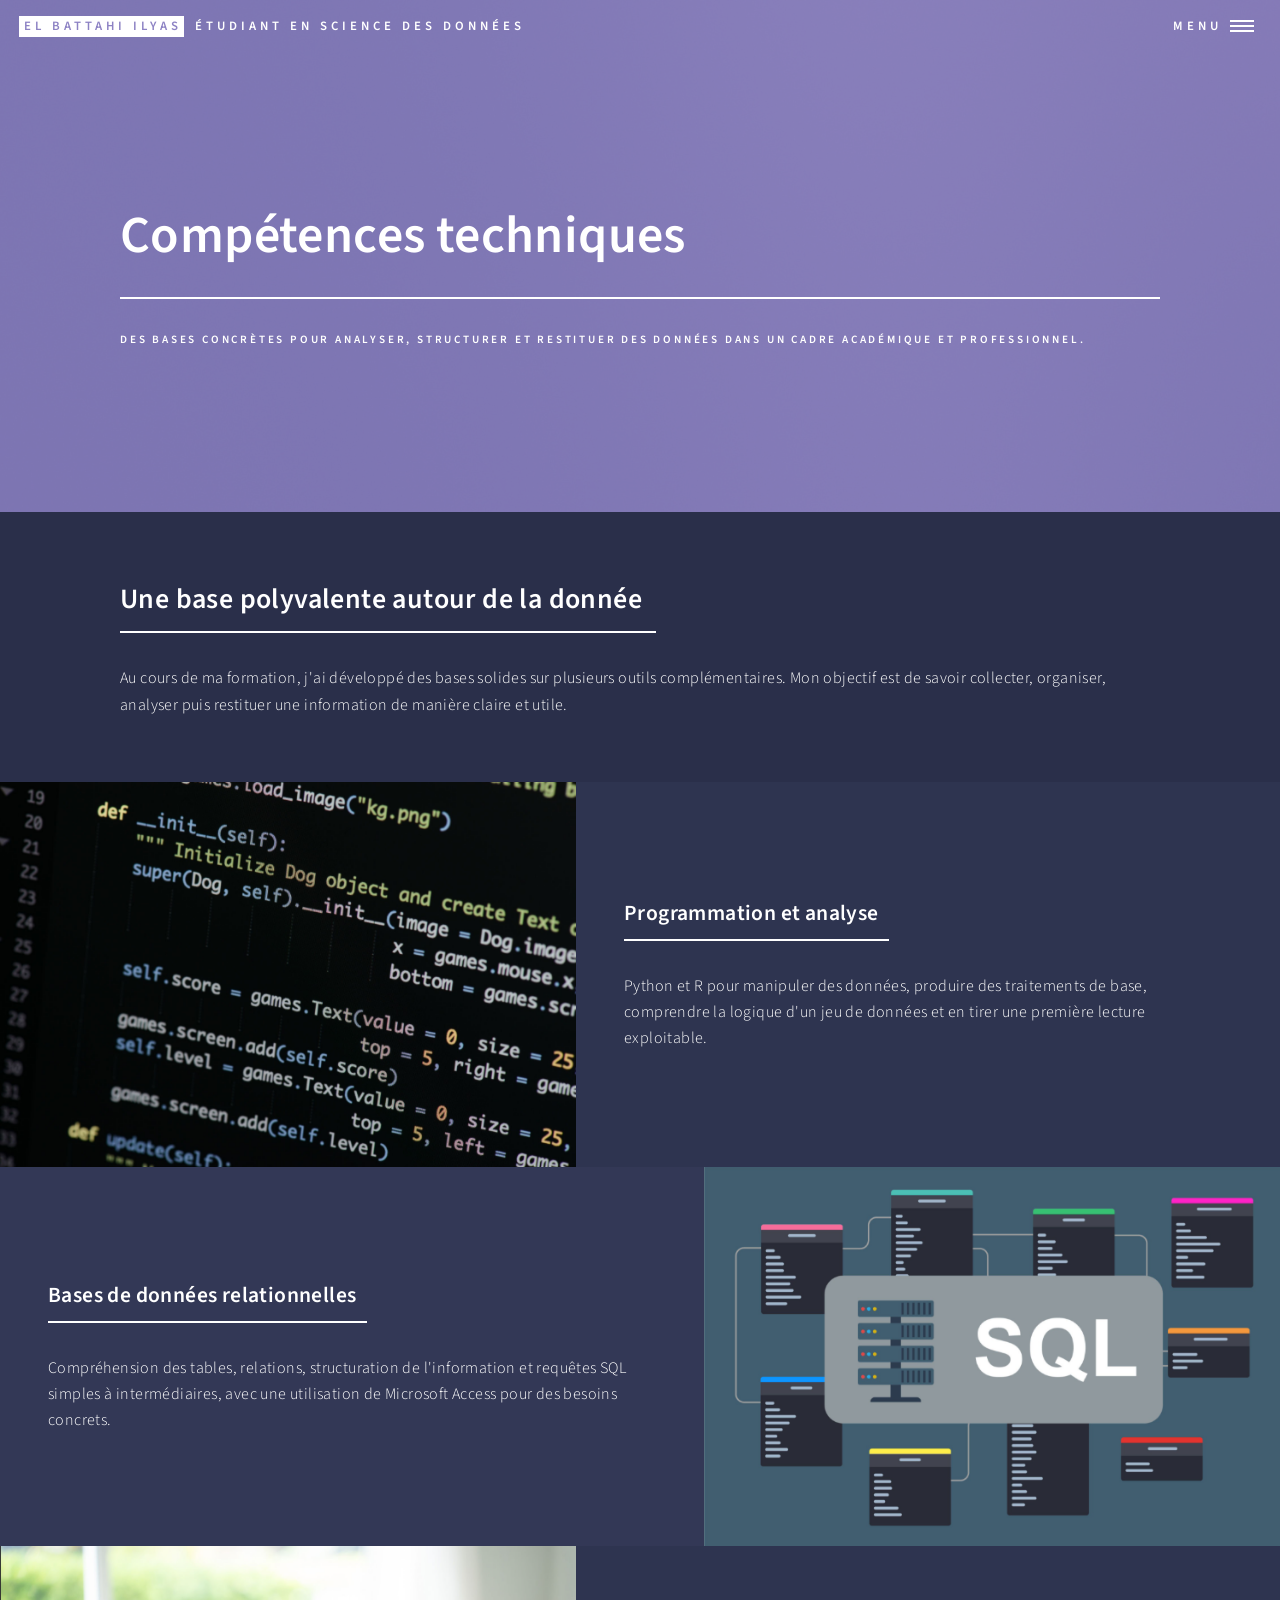
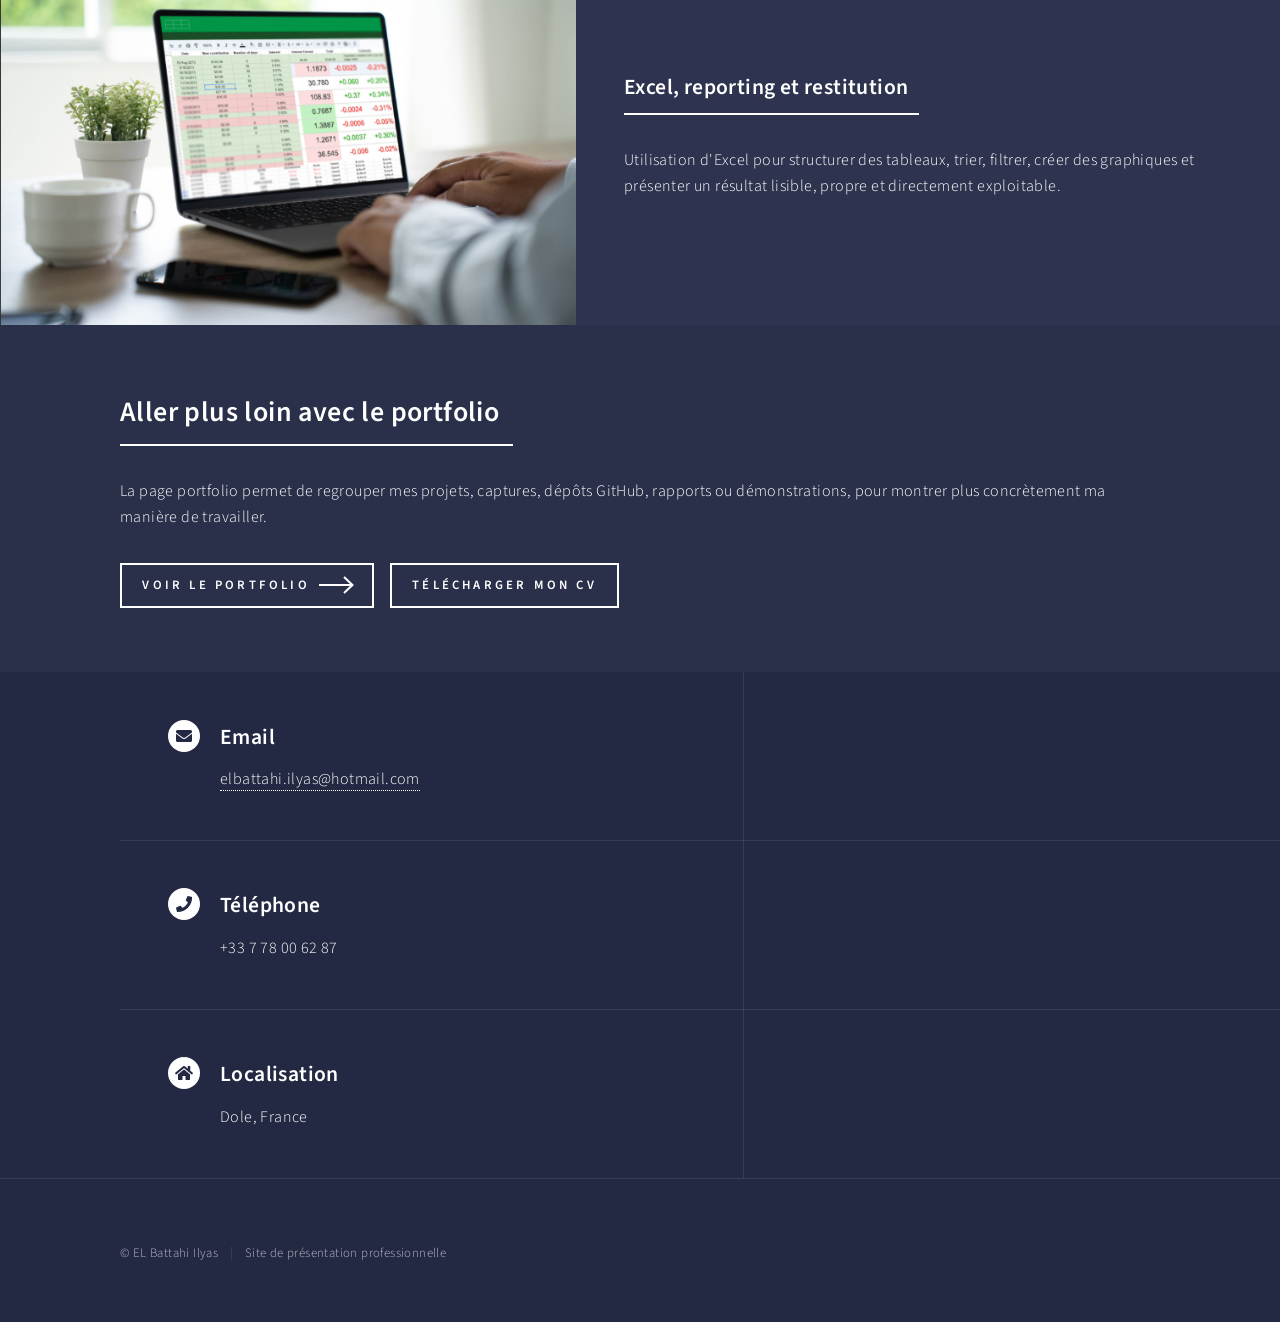
<file: landing.html>
<!DOCTYPE HTML>
<html>
	<head>
		<title>Compétences techniques | EL Battahi Ilyas</title>
		<meta charset="utf-8" />
		<meta name="viewport" content="width=device-width, initial-scale=1, user-scalable=no" />
		<link rel="stylesheet" href="assets/css/main.css" />
		<link rel="icon" type="image/svg+xml" href="images/favicon.svg" />
		<link rel="icon" type="image/png" sizes="32x32" href="images/favicon-32.png" />
		<link rel="icon" type="image/png" sizes="16x16" href="images/favicon-16.png" />
		<link rel="apple-touch-icon" href="images/apple-touch-icon.png" />
		<link rel="stylesheet" href="assets/css/custom.css" />
		<noscript><link rel="stylesheet" href="assets/css/noscript.css" /></noscript>
	</head>
	<body class="is-preload">
		<div id="wrapper">
			<header id="header" class="alt style2">
				<a href="index.html" class="logo"><strong>EL Battahi Ilyas</strong> <span>Étudiant en science des données</span></a>
				<nav><a href="#menu">Menu</a></nav>
			</header>

				<nav id="menu">
					<ul class="links">
						<li><a href="index.html">Accueil</a></li>
						<li><a href="generic.html">Profil & motivation</a></li>
						<li><a href="landing.html">Compétences techniques</a></li>
						<li><a href="portfolio.html">Portfolio</a></li>
						<li><a href="documents/CV-EL-Battahi-Ilyas.pdf" target="_blank">Télécharger mon CV</a></li>
					</ul>
				</nav>
			<section id="banner" class="style2">
				<div class="inner">
					<span class="image"><img src="images/pic07.jpg" alt="Compétences techniques" /></span>
					<header class="major"><h1>Compétences techniques</h1></header>
					<div class="content"><p>Des bases concrètes pour analyser, structurer et restituer des données dans un cadre académique et professionnel.</p></div>
				</div>
			</section>
			<div id="main">
				<section id="one">
					<div class="inner compact-intro">
						<header class="major"><h2>Une base polyvalente autour de la donnée</h2></header>
						<p>Au cours de ma formation, j'ai développé des bases solides sur plusieurs outils complémentaires. Mon objectif est de savoir collecter, organiser, analyser puis restituer une information de manière claire et utile.</p>
					</div>
				</section>
				<section id="two" class="spotlights">
					<section>
						<a href="portfolio.html" class="image"><img src="images/programmation.png" alt="Programmation et analyse" data-position="center center" /></a>
						<div class="content"><div class="inner"><header class="major"><h3>Programmation et analyse</h3></header><p>Python et R pour manipuler des données, produire des traitements de base, comprendre la logique d'un jeu de données et en tirer une première lecture exploitable.</p></div></div>
					</section>
					<section>
						<a href="portfolio.html" class="image"><img src="images/base-de-donnees.png" alt="Bases de données et SQL" data-position="top center" /></a>
						<div class="content"><div class="inner"><header class="major"><h3>Bases de données relationnelles</h3></header><p>Compréhension des tables, relations, structuration de l'information et requêtes SQL simples à intermédiaires, avec une utilisation de Microsoft Access pour des besoins concrets.</p></div></div>
					</section>
					<section>
						<a href="portfolio.html" class="image"><img src="images/excel-reporting.png" alt="Excel et reporting" data-position="25% 25%" /></a>
						<div class="content"><div class="inner"><header class="major"><h3>Excel, reporting et restitution</h3></header><p>Utilisation d'Excel pour structurer des tableaux, trier, filtrer, créer des graphiques et présenter un résultat lisible, propre et directement exploitable.</p></div></div>
					</section>
				</section>
				<section id="three">
					<div class="inner">
						<header class="major"><h2>Aller plus loin avec le portfolio</h2></header>
						<p>La page portfolio permet de regrouper mes projets, captures, dépôts GitHub, rapports ou démonstrations, pour montrer plus concrètement ma manière de travailler.</p>
						<ul class="actions">
							<li><a href="portfolio.html" class="button next">Voir le portfolio</a></li>
							<li><a href="documents/CV-EL-Battahi-Ilyas.pdf" target="_blank" class="button">Télécharger mon CV</a></li>
						</ul>
					</div>
				</section>
			</div>

				<section id="contact">
					<div class="inner">
						<section class="split">
							<section>
								<div class="contact-method">
									<span class="icon solid alt fa-envelope"></span>
									<h3>Email</h3>
									<a href="mailto:elbattahi.ilyas@hotmail.com">elbattahi.ilyas@hotmail.com</a>
								</div>
							</section>
							<section>
								<div class="contact-method">
									<span class="icon solid alt fa-phone"></span>
									<h3>Téléphone</h3>
									<span>+33 7 78 00 62 87</span>
								</div>
							</section>
							<section>
								<div class="contact-method">
									<span class="icon solid alt fa-home"></span>
									<h3>Localisation</h3>
									<span>Dole, France</span>
								</div>
							</section>
						</section>
					</div>
				</section>

				<footer id="footer">
					<div class="inner">
						<ul class="copyright">
							<li>&copy; EL Battahi Ilyas</li><li>Site de présentation professionnelle</li>
						</ul>
					</div>
				</footer>
		</div>

		<script src="assets/js/jquery.min.js"></script>
		<script src="assets/js/jquery.scrolly.min.js"></script>
		<script src="assets/js/jquery.scrollex.min.js"></script>
		<script src="assets/js/browser.min.js"></script>
		<script src="assets/js/breakpoints.min.js"></script>
		<script src="assets/js/util.js"></script>
		<script src="assets/js/main.js"></script>
	</body>
</html>
</file>
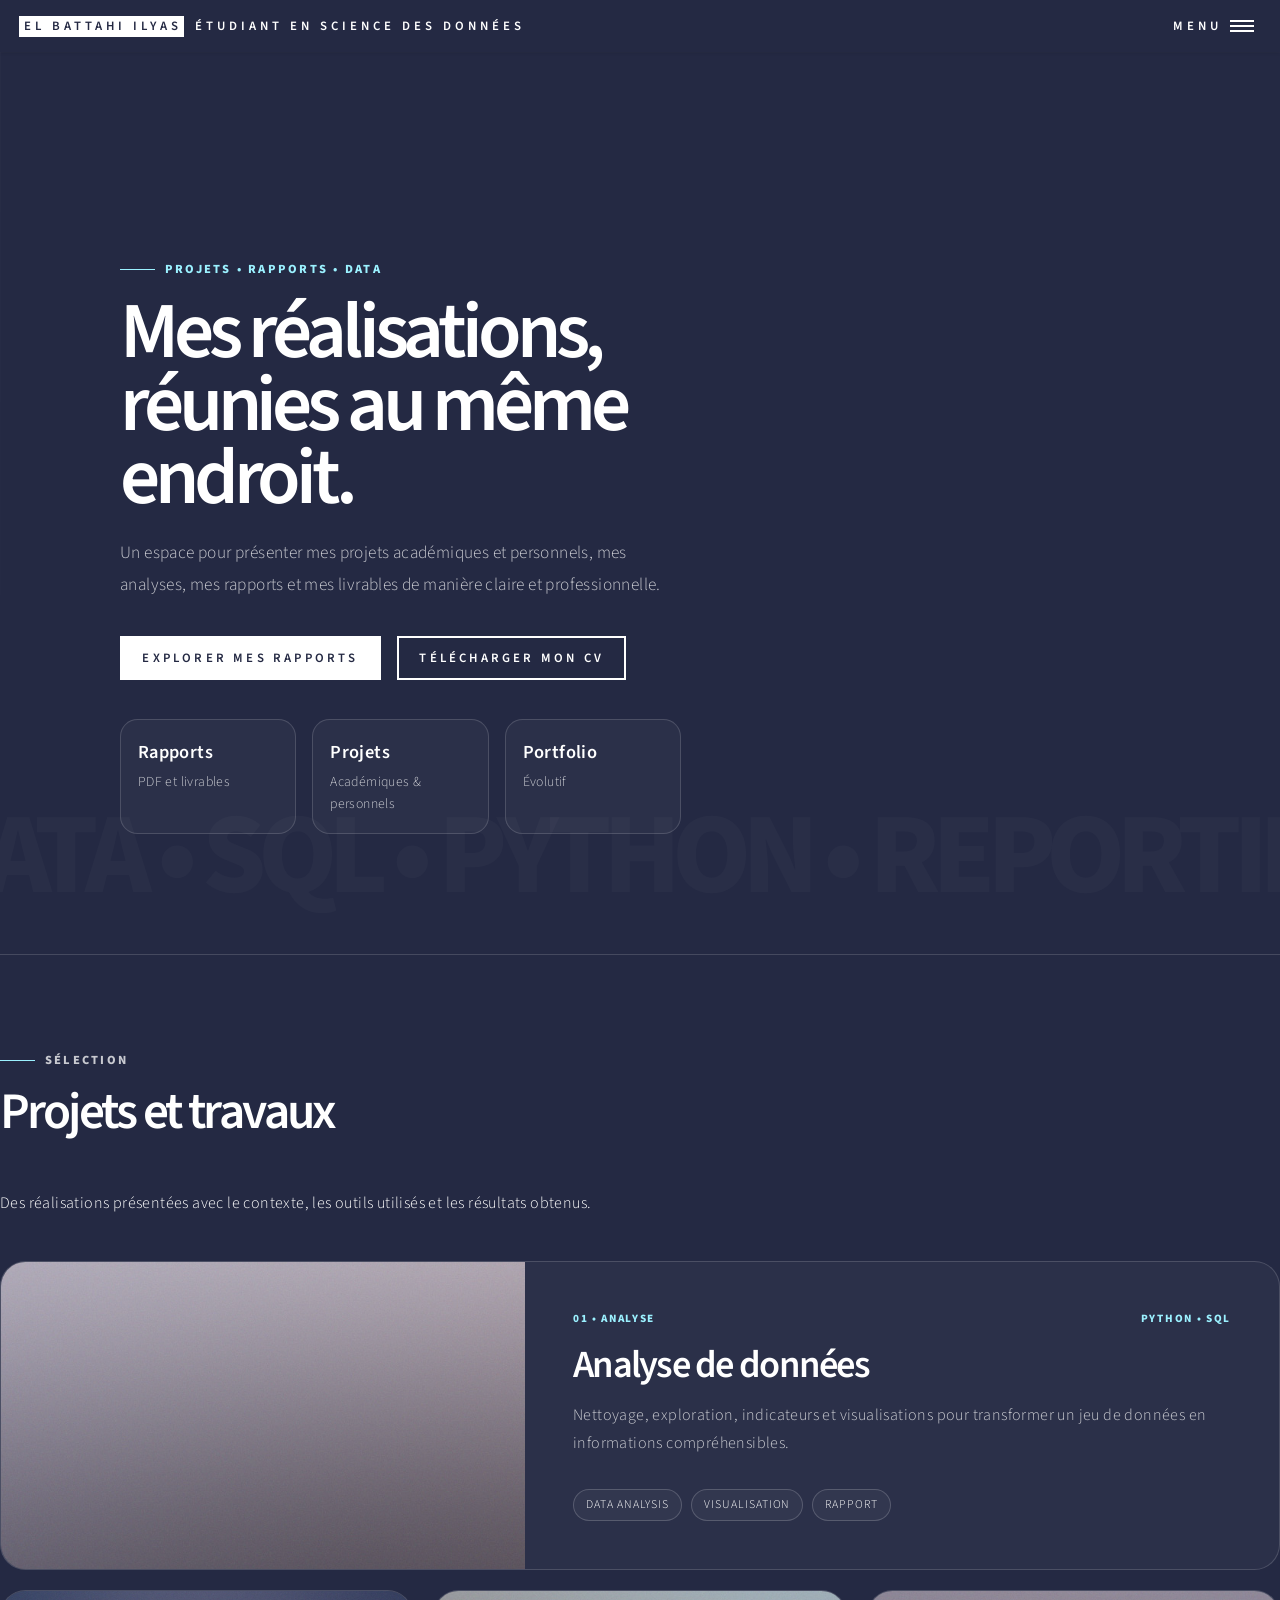
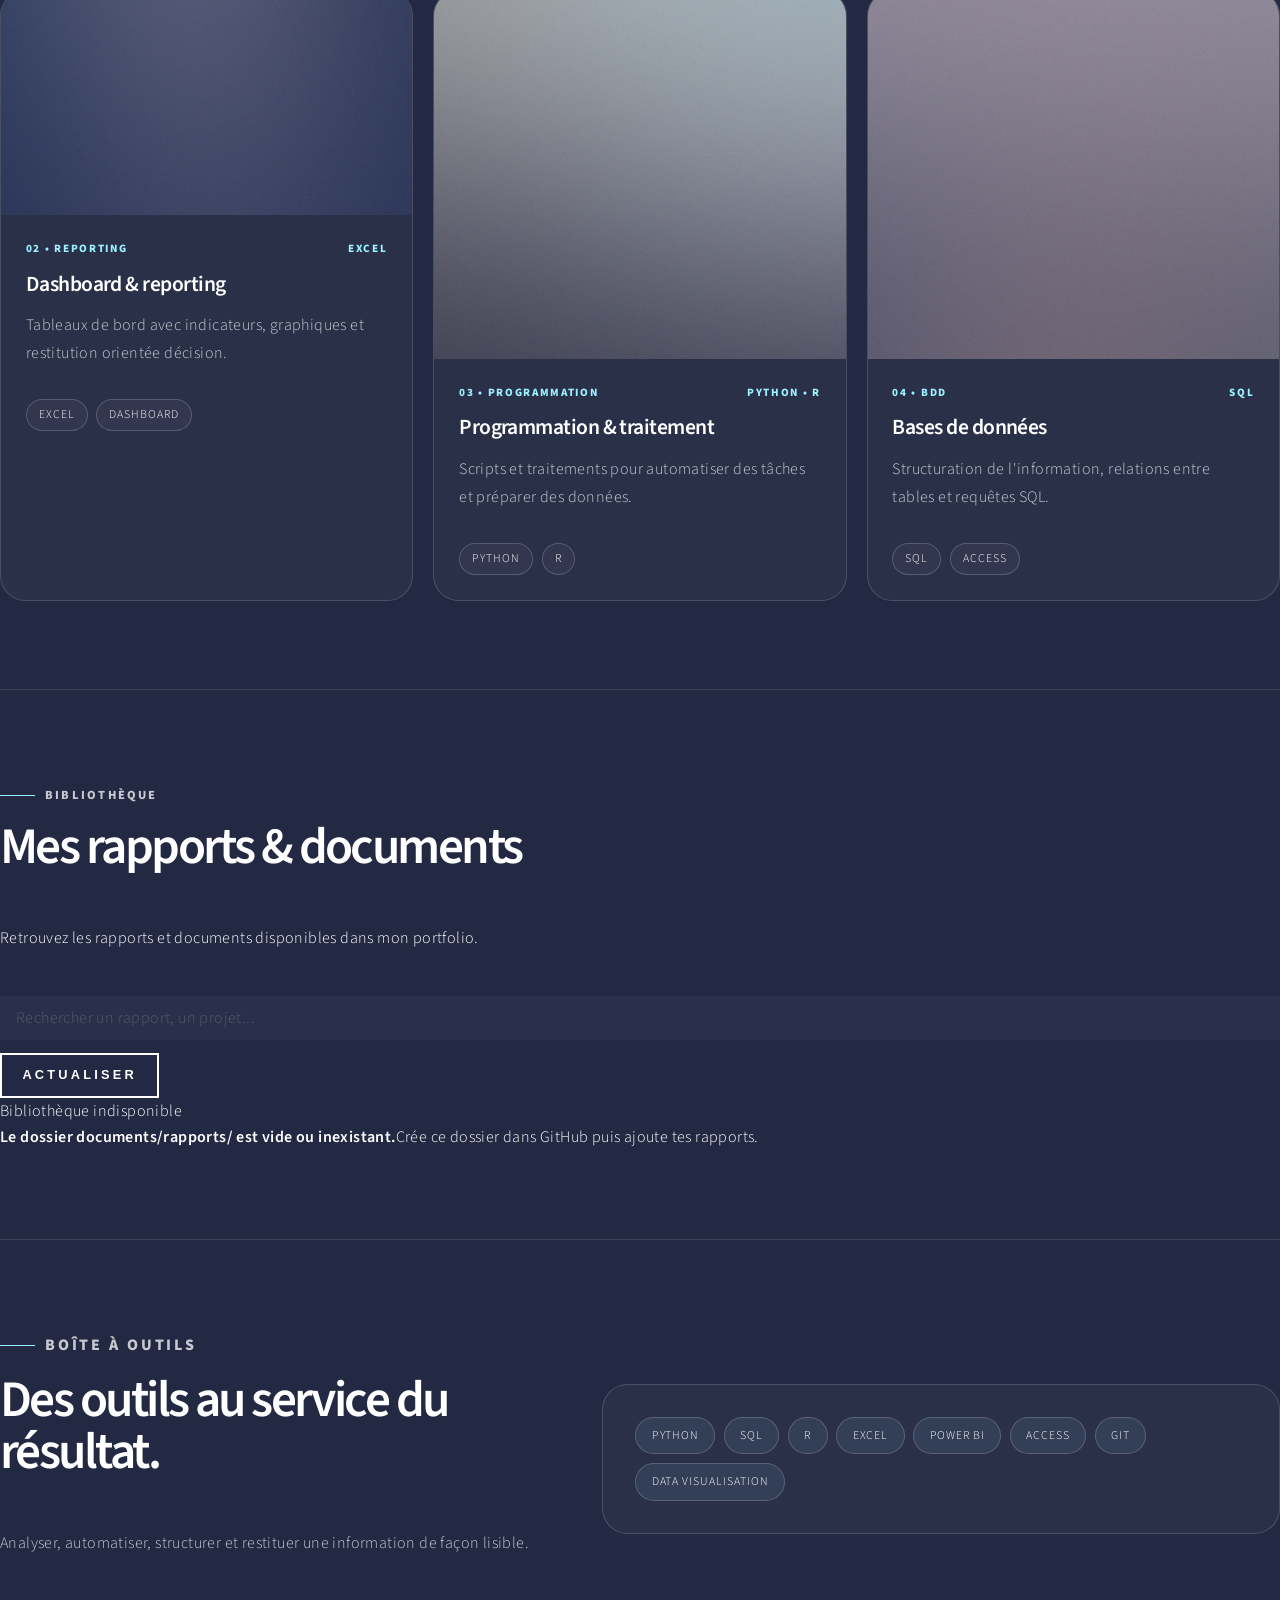
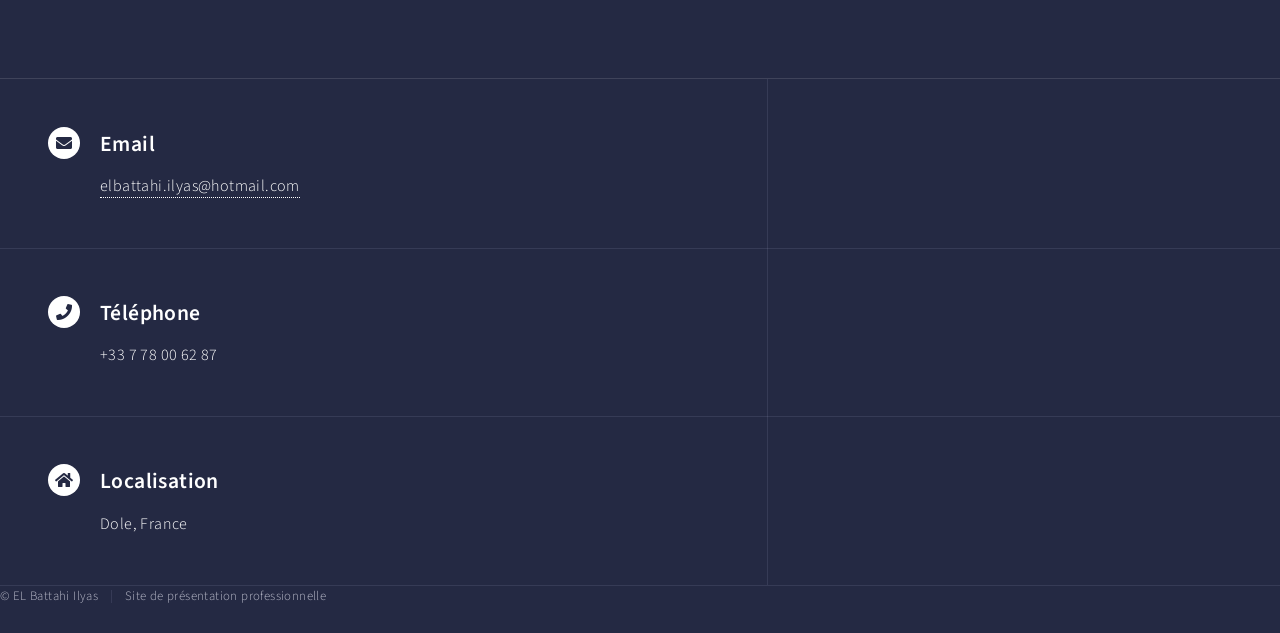
<file: portfolio.html>
<!DOCTYPE HTML>
<html lang="fr">
<head>
<title>Portfolio | EL Battahi Ilyas</title>
<meta charset="utf-8" />
<meta name="viewport" content="width=device-width, initial-scale=1, user-scalable=no" />
<meta name="description" content="Portfolio de EL Battahi Ilyas : projets, rapports et réalisations." />
<link rel="stylesheet" href="assets/css/main.css" />
<link rel="stylesheet" href="assets/css/custom.css" />
<link rel="stylesheet" href="assets/css/portfolio-theme-fix.css" />
<link rel="icon" type="image/svg+xml" href="images/favicon.svg" />
<noscript><link rel="stylesheet" href="assets/css/noscript.css" /></noscript>
</head>
<body class="is-preload portfolio-page">
<div id="wrapper">
<header id="header"><a href="index.html" class="logo"><strong>EL Battahi Ilyas</strong> <span>Étudiant en science des données</span></a><nav><a href="#menu">Menu</a></nav></header>
<nav id="menu"><ul class="links"><li><a href="index.html">Accueil</a></li><li><a href="generic.html">Profil & motivation</a></li><li><a href="landing.html">Compétences techniques</a></li><li><a href="portfolio.html">Portfolio</a></li><li><a href="documents/CV-EL-Battahi-Ilyas.pdf" target="_blank" rel="noopener">Télécharger mon CV</a></li></ul></nav>

<main id="main" class="portfolio-main-pro">
<section class="portfolio-hero-pro"><div class="inner"><div class="portfolio-hero-grid-pro"><div class="portfolio-hero-copy-pro"><p class="portfolio-kicker-pro">Projets • Rapports • Data</p><h1>Mes réalisations, réunies au même endroit.</h1><p class="portfolio-lead-pro">Un espace pour présenter mes projets académiques et personnels, mes analyses, mes rapports et mes livrables de manière claire et professionnelle.</p><ul class="actions portfolio-actions-pro"><li><a href="#documents" class="button primary">Explorer mes rapports</a></li><li><a href="documents/CV-EL-Battahi-Ilyas.pdf" target="_blank" rel="noopener" class="button">Télécharger mon CV</a></li></ul><div class="portfolio-proof-row-pro"><div><strong>Rapports</strong><span>PDF et livrables</span></div><div><strong>Projets</strong><span>Académiques & personnels</span></div><div><strong>Portfolio</strong><span>Évolutif</span></div></div></div></div></div></div></section>

<section id="projects" class="portfolio-section-pro"><div class="inner"><div class="portfolio-section-heading-pro"><p class="portfolio-kicker-pro">Sélection</p><h2>Projets et travaux</h2><p>Des réalisations présentées avec le contexte, les outils utilisés et les résultats obtenus.</p></div><div class="portfolio-project-grid-pro">
<article class="project-card-pro project-card-featured-pro"><div class="project-media-pro"><img src="images/pic03.jpg" alt="Projet data analyse" loading="lazy" /></div><div class="project-body-pro"><div class="project-topline-pro"><span>01 • Analyse</span><span>Python • SQL</span></div><h3>Analyse de données</h3><p>Nettoyage, exploration, indicateurs et visualisations pour transformer un jeu de données en informations compréhensibles.</p><div class="project-tags-pro"><span>Data analysis</span><span>Visualisation</span><span>Rapport</span></div></div></article>
<article class="project-card-pro"><div class="project-media-pro"><img src="images/pic02.jpg" alt="Dashboard" loading="lazy" /></div><div class="project-body-pro"><div class="project-topline-pro"><span>02 • Reporting</span><span>Excel</span></div><h3>Dashboard & reporting</h3><p>Tableaux de bord avec indicateurs, graphiques et restitution orientée décision.</p><div class="project-tags-pro"><span>Excel</span><span>Dashboard</span></div></div></article>
<article class="project-card-pro"><div class="project-media-pro"><img src="images/pic08.jpg" alt="Programmation" loading="lazy" /></div><div class="project-body-pro"><div class="project-topline-pro"><span>03 • Programmation</span><span>Python • R</span></div><h3>Programmation & traitement</h3><p>Scripts et traitements pour automatiser des tâches et préparer des données.</p><div class="project-tags-pro"><span>Python</span><span>R</span></div></div></article>
<article class="project-card-pro"><div class="project-media-pro"><img src="images/pic09.jpg" alt="Base de données" loading="lazy" /></div><div class="project-body-pro"><div class="project-topline-pro"><span>04 • BDD</span><span>SQL</span></div><h3>Bases de données</h3><p>Structuration de l'information, relations entre tables et requêtes SQL.</p><div class="project-tags-pro"><span>SQL</span><span>Access</span></div></div></article>
</div></div></section>

<section id="documents" class="portfolio-section-pro portfolio-documents-pro"><div class="inner"><div class="portfolio-section-heading-pro"><p class="portfolio-kicker-pro">Bibliothèque</p><h2>Mes rapports & documents</h2><p>Retrouvez les rapports et documents disponibles dans mon portfolio.</p></div><div class="document-toolbar-pro"><label class="document-search-pro"><span class="sr-only">Rechercher</span><input id="document-search" type="search" placeholder="Rechercher un rapport, un projet..." /></label><button type="button" class="document-refresh-pro" id="document-refresh">Actualiser</button></div><div id="document-status" class="document-status-pro" role="status">Chargement de la bibliothèque…</div><div id="document-library" class="document-library-pro"></div></div></section>

<section class="portfolio-section-pro"><div class="inner toolbox-grid-pro"><div><p class="portfolio-kicker-pro">Boîte à outils</p><h2>Des outils au service du résultat.</h2><p>Analyser, automatiser, structurer et restituer une information de façon lisible.</p></div><div class="toolbox-list-pro"><span>Python</span><span>SQL</span><span>R</span><span>Excel</span><span>Power BI</span><span>Access</span><span>Git</span><span>Data visualisation</span></div></div></section>
</main>

<section id="contact"><div class="inner"><section class="split"><section><div class="contact-method"><span class="icon solid alt fa-envelope"></span><h3>Email</h3><a href="mailto:elbattahi.ilyas@hotmail.com">elbattahi.ilyas@hotmail.com</a></div></section><section><div class="contact-method"><span class="icon solid alt fa-phone"></span><h3>Téléphone</h3><span>+33 7 78 00 62 87</span></div></section><section><div class="contact-method"><span class="icon solid alt fa-home"></span><h3>Localisation</h3><span>Dole, France</span></div></section></section></div></section>
<footer id="footer"><div class="inner"><ul class="copyright"><li>&copy; EL Battahi Ilyas</li><li>Site de présentation professionnelle</li></ul></div></footer>
</div>
<script src="assets/js/jquery.min.js"></script><script src="assets/js/jquery.scrolly.min.js"></script><script src="assets/js/jquery.scrollex.min.js"></script><script src="assets/js/browser.min.js"></script><script src="assets/js/breakpoints.min.js"></script><script src="assets/js/util.js"></script><script src="assets/js/main.js"></script>
<script>
(function(){
const root='documents/rapports', api='https://api.github.com/repos/replexriplexgaming-web/elbattahi-ilyas.fr/contents/';
const search=document.getElementById('document-search'), refresh=document.getElementById('document-refresh'), lib=document.getElementById('document-library'), status=document.getElementById('document-status'); let files=[];
function name(s){return s.replace(/\.[^.]+$/,'').replace(/[-_]+/g,' ').replace(/\b\w/g,c=>c.toUpperCase());}
function ext(s){return (s.split('.').pop()||'FILE').toUpperCase();}
async function folder(path){const r=await fetch(api+path,{headers:{Accept:'application/vnd.github+json'},cache:'no-store'});if(!r.ok)throw Error(r.status);return r.json();}
async function scan(path){const items=await folder(path), out=[];for(const x of items){if(x.type==='dir')out.push(...await scan(x.path));else if(x.type==='file'&&x.name!=='README.md')out.push(x);}return out;}
function render(){const q=(search.value||'').toLowerCase().trim();const shown=files.filter(f=>(f.name+' '+f.path).toLowerCase().includes(q));lib.innerHTML='';if(!shown.length){lib.innerHTML='<div class="document-empty-pro"><strong>Aucun document trouvé.</strong><span>Ajoute un fichier dans documents/rapports/.</span></div>';return;}const groups={};shown.forEach(f=>{const parts=f.path.split('/');const group=parts.slice(2,-1).join('/')||'Rapports';(groups[group]??=[]).push(f);});Object.entries(groups).forEach(([group,items])=>{const section=document.createElement('section');section.className='document-folder-pro';section.innerHTML='<div class="document-folder-heading-pro"><span class="document-folder-icon-pro">▰</span><div><h3></h3><span></span></div></div><div class="document-grid-pro"></div>';section.querySelector('h3').textContent=name(group);section.querySelector('div span').textContent=group==='Rapports'?'Dossier principal':group;const grid=section.querySelector('.document-grid-pro');items.forEach(f=>{const card=document.createElement('article');card.className='document-card-pro';card.innerHTML='<span class="document-type-pro"></span><h4></h4><p></p><a class="button small" target="_blank" rel="noopener">Ouvrir</a>';card.querySelector('.document-type-pro').textContent=ext(f.name);card.querySelector('h4').textContent=name(f.name);card.querySelector('p').textContent=f.path;const a=card.querySelector('a');a.href=f.download_url||f.html_url;a.textContent=ext(f.name)==='PDF'?'Ouvrir le PDF':'Ouvrir le fichier';grid.appendChild(card);});lib.appendChild(section);});}
async function load(){status.textContent='Chargement de la bibliothèque…';try{files=await scan(root);status.textContent=files.length+' document'+(files.length>1?'s':'')+' disponible'+(files.length>1?'s':'')+'.';render();}catch(e){status.textContent='Bibliothèque indisponible';lib.innerHTML='<div class="document-empty-pro"><strong>Le dossier documents/rapports/ est vide ou inexistant.</strong><span>Crée ce dossier dans GitHub puis ajoute tes rapports.</span></div>';}}
search.addEventListener('input',render);refresh.addEventListener('click',load);load();
})();
</script>
</body></html>
</file>
<file: assets/css/custom.css>
/* ========================================================================
   Custom portfolio styles - EL Battahi Ilyas
   Version: portfolio-pro-20260519
   ======================================================================== */

:root {
  --ilyas-bg: #121629;
  --ilyas-bg-2: #171d34;
  --ilyas-card: rgba(255, 255, 255, 0.075);
  --ilyas-card-strong: rgba(255, 255, 255, 0.115);
  --ilyas-border: rgba(255, 255, 255, 0.16);
  --ilyas-border-soft: rgba(255, 255, 255, 0.10);
  --ilyas-text-soft: rgba(244, 244, 255, 0.76);
  --ilyas-text-muted: rgba(244, 244, 255, 0.58);
  --ilyas-accent: #6ee7f5;
  --ilyas-accent-2: #b58cff;
  --ilyas-accent-3: #ffd166;
}

/* Styles déjà utilisés sur l'accueil / profil */
.banner-profile {
  display: flex;
  align-items: center;
  justify-content: space-between;
  gap: 3rem;
}
.profile-copy { flex: 1 1 58%; }
.profile-visual { flex: 0 0 18rem; display: flex; justify-content: center; }
.banner-avatar {
  width: min(20rem, 72vw);
  height: min(20rem, 72vw);
  object-fit: cover;
  object-position: center 24%;
  border-radius: 50%;
  border: 4px solid rgba(255,255,255,0.16);
  box-shadow: 0 18px 45px rgba(0,0,0,0.28);
  display: block;
}
.hero-actions { gap: 0.75rem; }
.hero-actions li { margin: 0 0.75rem 0.75rem 0; }

.compact-intro p,
.profile-content p,
.portfolio-intro p { max-width: 70rem; }

.profile-side {
  display: flex;
  align-items: center;
  gap: 3rem;
}
.profile-copy-side { flex: 1 1 64%; }
.profile-hero-photo {
  flex: 0 0 16rem;
  display: flex;
  justify-content: center;
}
.profile-hero-photo img {
  width: 16rem;
  height: 16rem;
  object-fit: cover;
  object-position: center 22%;
  border-radius: 50%;
  border: 4px solid rgba(255,255,255,0.16);
  box-shadow: 0 16px 40px rgba(0,0,0,0.28);
  display: block;
}
.profile-actions { margin-top: 1.5rem; }
.cv-callout {
  margin-top: 2rem;
  padding: 2rem;
  border: 1px solid rgba(255,255,255,0.12);
  background: rgba(255,255,255,0.04);
}
#contact .split { width: 100%; }
#footer .copyright li,
#footer .copyright { color: rgba(244,244,255,0.72) !important; }
.profile-layout-requested { display: block; }
.profile-layout-requested .profile-copy-side { max-width: 72rem; }
.profile-layout-requested .profile-actions { margin-bottom: 2.5rem; }
.profile-photo-below {
  display: flex;
  justify-content: center;
  margin-top: 1rem;
}
.profile-photo-below img {
  width: min(24rem, 82vw);
  height: auto;
  border-radius: 1rem;
  border: 4px solid rgba(255,255,255,0.12);
  box-shadow: 0 16px 40px rgba(0,0,0,0.28);
  display: block;
}

/* ========================================================================
   Portfolio : même identité visuelle que le reste du site
   ======================================================================== */

/* La structure professionnelle du portfolio est conservée, mais sa palette
   ne surcharge plus le thème global du site. */
body.portfolio-page {
  background: transparent !important;
}

body.portfolio-page #wrapper,
body.portfolio-page #main,
body.portfolio-page .portfolio-main-pro,
body.portfolio-page .portfolio-section-pro {
  background: transparent !important;
}

body.portfolio-page #header {
  background: transparent !important;
  backdrop-filter: none !important;
  border-bottom: 0 !important;
}

body.portfolio-page .portfolio-hero-pro,
body.portfolio-page .portfolio-section-pro {
  border-color: rgba(255,255,255,0.12) !important;
}

body.portfolio-page .portfolio-kicker-pro,
body.portfolio-page .project-topline-pro,
body.portfolio-page .method-card-pro span {
  color: inherit !important;
}

body.portfolio-page .portfolio-kicker-pro::before {
  background: currentColor !important;
}

body.portfolio-page .portfolio-lead-pro,
body.portfolio-page .portfolio-panel-content-pro p,
body.portfolio-page .portfolio-section-heading-pro p:not(.portfolio-kicker-pro),
body.portfolio-page .toolbox-grid-pro p,
body.portfolio-page .final-cta-box-pro p,
body.portfolio-page .project-body-pro p,
body.portfolio-page .project-body-pro li {
  color: inherit !important;
}

body.portfolio-page .portfolio-proof-row-pro div,
body.portfolio-page .portfolio-hero-panel-pro,
body.portfolio-page .project-card-pro,
body.portfolio-page .method-card-pro,
body.portfolio-page .toolbox-list-pro,
body.portfolio-page .final-cta-box-pro,
body.portfolio-page .portfolio-status-pro,
body.portfolio-page .portfolio-stack-pro span,
body.portfolio-page .project-tags-pro span,
body.portfolio-page .toolbox-list-pro span {
  background: rgba(255,255,255,0.04) !important;
  border-color: rgba(255,255,255,0.12) !important;
  box-shadow: none !important;
  backdrop-filter: none !important;
  color: inherit !important;
}

body.portfolio-page .portfolio-hero-panel-pro::before {
  display: none !important;
}

body.portfolio-page .portfolio-hero-pro::before {
  opacity: 0.35;
}

body.portfolio-page .portfolio-hero-pro::after {
  color: rgba(255,255,255,0.03) !important;
}

body.portfolio-page .button.primary,
body.portfolio-page input[type="submit"].primary,
body.portfolio-page input[type="reset"].primary,
body.portfolio-page input[type="button"].primary {
  background: transparent !important;
  color: inherit !important;
  box-shadow: none !important;
}

body.portfolio-page .button:hover {
  box-shadow: none !important;
}

body.portfolio-page .project-card-pro:hover {
  border-color: rgba(255,255,255,0.22) !important;
  background: rgba(255,255,255,0.06) !important;
}



body.portfolio-page {
  background:
    radial-gradient(circle at 10% 10%, rgba(110, 231, 245, 0.18), transparent 28rem),
    radial-gradient(circle at 92% 5%, rgba(181, 140, 255, 0.18), transparent 26rem),
    linear-gradient(135deg, #0f1225 0%, #171b32 48%, #0f1428 100%) !important;
}

body.portfolio-page #wrapper,
body.portfolio-page #main,
body.portfolio-page .portfolio-main-pro {
  background: transparent !important;
}

body.portfolio-page #header {
  background: rgba(15, 18, 37, 0.72) !important;
  backdrop-filter: blur(18px);
  border-bottom: 1px solid var(--ilyas-border-soft);
}

.portfolio-hero-pro {
  position: relative;
  overflow: hidden;
  padding: 8.5rem 0 5.5rem 0;
  min-height: 88vh;
  display: flex;
  align-items: center;
  border-bottom: 1px solid var(--ilyas-border-soft);
}

.portfolio-hero-pro::before {
  content: "";
  position: absolute;
  inset: 0;
  background:
    linear-gradient(90deg, rgba(255,255,255,0.035) 1px, transparent 1px),
    linear-gradient(180deg, rgba(255,255,255,0.03) 1px, transparent 1px);
  background-size: 4.2rem 4.2rem;
  mask-image: linear-gradient(to bottom, rgba(0,0,0,0.72), transparent 92%);
  pointer-events: none;
}

.portfolio-hero-pro::after {
  content: "DATA • SQL • PYTHON • REPORTING";
  position: absolute;
  right: -7rem;
  bottom: 2.5rem;
  font-size: clamp(3rem, 9vw, 8rem);
  line-height: 1;
  font-weight: 800;
  letter-spacing: -0.08em;
  color: rgba(255,255,255,0.035);
  white-space: nowrap;
  pointer-events: none;
}

.portfolio-hero-grid-pro {
  position: relative;
  z-index: 1;
  display: grid;
  grid-template-columns: minmax(0, 1.15fr) minmax(19rem, 0.85fr);
  align-items: center;
  gap: clamp(2rem, 5vw, 5rem);
  width: 100%;
}

.portfolio-kicker-pro {
  display: inline-flex;
  align-items: center;
  gap: 0.6rem;
  margin: 0 0 1rem 0 !important;
  color: var(--ilyas-accent) !important;
  font-size: 0.78rem;
  font-weight: 800;
  letter-spacing: 0.18em;
  text-transform: uppercase;
}

.portfolio-kicker-pro::before {
  content: "";
  display: inline-block;
  width: 2.2rem;
  height: 1px;
  background: linear-gradient(90deg, var(--ilyas-accent), var(--ilyas-accent-2));
}

.portfolio-hero-copy-pro h1 {
  max-width: 13ch;
  margin: 0 0 1.4rem 0;
  font-size: clamp(2.6rem, 6.2vw, 6rem);
  line-height: 0.92;
  letter-spacing: -0.065em;
  text-transform: none;
}

.portfolio-lead-pro {
  max-width: 48rem;
  color: var(--ilyas-text-soft) !important;
  font-size: 1.08rem;
  line-height: 1.85;
}

.portfolio-actions-pro {
  margin-top: 2rem;
}

body.portfolio-page .button.primary,
body.portfolio-page input[type="submit"].primary,
body.portfolio-page input[type="reset"].primary,
body.portfolio-page input[type="button"].primary {
  background: linear-gradient(135deg, var(--ilyas-accent), var(--ilyas-accent-2)) !important;
  box-shadow: 0 16px 44px rgba(110, 231, 245, 0.22);
  color: #101426 !important;
}

body.portfolio-page .button:hover {
  transform: translateY(-2px);
  box-shadow: 0 16px 40px rgba(0,0,0,0.24);
}

.portfolio-proof-row-pro {
  display: grid;
  grid-template-columns: repeat(3, minmax(0, 1fr));
  gap: 1rem;
  margin-top: 2.4rem;
  max-width: 47rem;
}

.portfolio-proof-row-pro div {
  padding: 1.05rem;
  border: 1px solid var(--ilyas-border-soft);
  border-radius: 1.1rem;
  background: rgba(255,255,255,0.055);
}

.portfolio-proof-row-pro strong,
.portfolio-proof-row-pro span {
  display: block;
}

.portfolio-proof-row-pro strong {
  margin-bottom: 0.22rem;
  font-size: 1.15rem;
  color: #fff;
}

.portfolio-proof-row-pro span {
  color: var(--ilyas-text-muted);
  font-size: 0.86rem;
}

.portfolio-hero-panel-pro {
  position: relative;
  padding: 1.1rem;
  border: 1px solid var(--ilyas-border);
  border-radius: 2rem;
  background:
    linear-gradient(145deg, rgba(255,255,255,0.13), rgba(255,255,255,0.045));
  box-shadow: 0 28px 80px rgba(0,0,0,0.32);
  backdrop-filter: blur(18px);
}

.portfolio-hero-panel-pro::before {
  content: "";
  position: absolute;
  inset: -1px;
  z-index: -1;
  border-radius: inherit;
  background: linear-gradient(135deg, rgba(110,231,245,0.58), rgba(181,140,255,0.18), rgba(255,209,102,0.28));
  opacity: 0.8;
}

.portfolio-avatar-wrap-pro {
  overflow: hidden;
  border-radius: 1.45rem;
  aspect-ratio: 1 / 0.82;
  background: rgba(255,255,255,0.08);
}

.portfolio-avatar-wrap-pro img {
  width: 100%;
  height: 100%;
  object-fit: cover;
  object-position: center 21%;
  display: block;
  filter: saturate(1.08) contrast(1.02);
}

.portfolio-panel-content-pro {
  padding: 1.35rem 0.5rem 0.35rem;
}

.portfolio-status-pro {
  display: inline-flex;
  margin-bottom: 1rem;
  padding: 0.42rem 0.78rem;
  border: 1px solid rgba(110,231,245,0.42);
  border-radius: 999px;
  color: var(--ilyas-accent);
  font-size: 0.72rem;
  letter-spacing: 0.12em;
  text-transform: uppercase;
}

.portfolio-panel-content-pro h2 {
  margin-bottom: 0.55rem;
  font-size: 1.6rem;
  text-transform: none;
  letter-spacing: -0.02em;
}

.portfolio-panel-content-pro p {
  color: var(--ilyas-text-soft) !important;
  line-height: 1.65;
}

.portfolio-stack-pro,
.project-tags-pro,
.toolbox-list-pro {
  display: flex;
  flex-wrap: wrap;
  gap: 0.55rem;
}

.portfolio-stack-pro span,
.project-tags-pro span,
.toolbox-list-pro span {
  display: inline-flex;
  align-items: center;
  min-height: 2rem;
  padding: 0.34rem 0.75rem;
  border: 1px solid var(--ilyas-border-soft);
  border-radius: 999px;
  background: rgba(255,255,255,0.065);
  color: rgba(255,255,255,0.82);
  font-size: 0.74rem;
  letter-spacing: 0.08em;
  text-transform: uppercase;
}

.portfolio-section-pro {
  padding: 5.5rem 0;
  border-bottom: 1px solid var(--ilyas-border-soft);
}

.portfolio-section-heading-pro {
  max-width: 57rem;
  margin-bottom: 2.7rem;
}

.portfolio-section-heading-pro h2,
.toolbox-grid-pro h2,
.final-cta-box-pro h2 {
  font-size: clamp(2rem, 4vw, 3.8rem);
  line-height: 1;
  letter-spacing: -0.05em;
  text-transform: none;
}

.portfolio-section-heading-pro p:not(.portfolio-kicker-pro),
.toolbox-grid-pro p,
.final-cta-box-pro p {
  color: var(--ilyas-text-soft) !important;
  font-size: 1rem;
  line-height: 1.8;
}

.portfolio-project-grid-pro {
  display: grid;
  grid-template-columns: repeat(3, minmax(0, 1fr));
  gap: 1.25rem;
}

.project-card-pro {
  overflow: hidden;
  border: 1px solid var(--ilyas-border-soft);
  border-radius: 1.6rem;
  background:
    linear-gradient(145deg, rgba(255,255,255,0.09), rgba(255,255,255,0.035));
  box-shadow: 0 20px 65px rgba(0,0,0,0.18);
  transition: transform 220ms ease, border-color 220ms ease, background 220ms ease;
}

.project-card-pro:hover {
  transform: translateY(-6px);
  border-color: rgba(110,231,245,0.38);
  background:
    linear-gradient(145deg, rgba(255,255,255,0.125), rgba(255,255,255,0.05));
}

.project-card-featured-pro {
  grid-column: span 3;
  display: grid;
  grid-template-columns: minmax(17rem, 0.82fr) minmax(0, 1.18fr);
}

.project-media-pro {
  overflow: hidden;
  min-height: 14rem;
  background: rgba(255,255,255,0.08);
}

.project-card-featured-pro .project-media-pro {
  min-height: 100%;
}

.project-media-pro img {
  width: 100%;
  height: 100%;
  min-height: 14rem;
  object-fit: cover;
  display: block;
  transform: scale(1.02);
  opacity: 0.82;
  transition: transform 280ms ease, opacity 280ms ease;
}

.project-card-pro:hover .project-media-pro img {
  transform: scale(1.07);
  opacity: 1;
}

.project-body-pro {
  padding: 1.55rem;
}

.project-card-featured-pro .project-body-pro {
  padding: clamp(1.65rem, 4vw, 3rem);
}

.project-topline-pro {
  display: flex;
  justify-content: space-between;
  gap: 1rem;
  margin-bottom: 0.9rem;
  color: var(--ilyas-accent);
  font-size: 0.7rem;
  font-weight: 800;
  letter-spacing: 0.15em;
  text-transform: uppercase;
}

.project-body-pro h3 {
  margin-bottom: 0.85rem;
  font-size: 1.35rem;
  line-height: 1.15;
  text-transform: none;
  letter-spacing: -0.025em;
}

.project-card-featured-pro .project-body-pro h3 {
  font-size: clamp(1.9rem, 3vw, 3rem);
  letter-spacing: -0.045em;
}

.project-body-pro p,
.project-body-pro li {
  color: var(--ilyas-text-soft) !important;
  line-height: 1.75;
}

.project-body-pro ul {
  margin: 1rem 0 1.35rem 1.1rem;
}

.portfolio-method-pro {
  background:
    radial-gradient(circle at 25% 20%, rgba(110,231,245,0.10), transparent 25rem),
    rgba(255,255,255,0.018);
}

.method-grid-pro {
  display: grid;
  grid-template-columns: repeat(4, minmax(0, 1fr));
  gap: 1rem;
}

.method-card-pro {
  min-height: 15rem;
  padding: 1.55rem;
  border: 1px solid var(--ilyas-border-soft);
  border-radius: 1.45rem;
  background: rgba(255,255,255,0.055);
}

.method-card-pro span {
  display: inline-block;
  margin-bottom: 2rem;
  color: var(--ilyas-accent-3);
  font-weight: 800;
  letter-spacing: 0.18em;
}

.method-card-pro h3 {
  margin-bottom: 0.65rem;
  text-transform: none;
  letter-spacing: -0.02em;
}

.method-card-pro p {
  margin-bottom: 0;
  color: var(--ilyas-text-soft) !important;
  line-height: 1.7;
}

.toolbox-grid-pro {
  display: grid;
  grid-template-columns: minmax(0, 0.9fr) minmax(17rem, 1.1fr);
  gap: 3rem;
  align-items: center;
}

.toolbox-list-pro {
  justify-content: flex-start;
  padding: 2rem;
  border: 1px solid var(--ilyas-border-soft);
  border-radius: 1.6rem;
  background: linear-gradient(145deg, rgba(255,255,255,0.09), rgba(255,255,255,0.035));
}

.toolbox-list-pro span {
  min-height: 2.35rem;
  padding-inline: 0.95rem;
  background: rgba(110,231,245,0.08);
}

.portfolio-final-cta-pro {
  padding: 4rem 0 5.5rem 0;
}

.final-cta-box-pro {
  display: grid;
  grid-template-columns: minmax(0, 1fr) minmax(12rem, 16rem);
  gap: 2rem;
  align-items: center;
  padding: clamp(1.5rem, 4vw, 3rem);
  border: 1px solid rgba(110,231,245,0.24);
  border-radius: 1.8rem;
  background:
    linear-gradient(135deg, rgba(110,231,245,0.12), rgba(181,140,255,0.10)),
    rgba(255,255,255,0.045);
  box-shadow: 0 24px 80px rgba(0,0,0,0.22);
}

.final-cta-box-pro p:last-child {
  margin-bottom: 0;
}

/* Ancienne grille portfolio conservée au cas où */
.portfolio-grid {
  display: grid;
  grid-template-columns: repeat(3, minmax(0, 1fr));
  gap: 1.75rem;
  margin-top: 2rem;
}
.portfolio-card {
  border: 1px solid rgba(255,255,255,0.12);
  padding: 2rem;
  background: rgba(255,255,255,0.04);
}
.portfolio-card h3 { margin-bottom: 0.75rem; }
.portfolio-tag {
  display: inline-block;
  margin: 0 0.5rem 0.5rem 0;
  padding: 0.35rem 0.7rem;
  border: 1px solid rgba(255,255,255,0.18);
  font-size: 0.75rem;
  letter-spacing: 0.16em;
  text-transform: uppercase;
}

@media screen and (max-width: 1100px) {
  .portfolio-hero-grid-pro,
  .toolbox-grid-pro {
    grid-template-columns: 1fr;
  }
  .portfolio-hero-copy-pro h1 {
    max-width: 14ch;
  }
  .portfolio-hero-panel-pro {
    max-width: 34rem;
  }
  .method-grid-pro {
    grid-template-columns: repeat(2, minmax(0, 1fr));
  }
}

@media screen and (max-width: 980px) {
  .banner-profile,
  .profile-side {
    flex-direction: column;
    align-items: flex-start;
  }
  .profile-visual,
  .profile-hero-photo { order: -1; }
  .portfolio-grid { grid-template-columns: 1fr; }
  .portfolio-project-grid-pro { grid-template-columns: 1fr; }
  .project-card-featured-pro {
    grid-column: auto;
    grid-template-columns: 1fr;
  }
}

@media screen and (max-width: 736px) {
  .banner-avatar { width: 14rem; height: 14rem; }
  .profile-hero-photo img { width: 13rem; height: 13rem; }
  .hero-actions li { margin-right: 0; width: 100%; }
  .hero-actions li .button,
  .profile-actions li .button { width: 100%; text-align: center; }
  .profile-photo-below { justify-content: flex-start; }
  .profile-photo-below img { width: min(18rem, 100%); }

  .portfolio-hero-pro {
    min-height: auto;
    padding: 6.5rem 0 3.5rem 0;
  }
  .portfolio-hero-copy-pro h1 {
    font-size: clamp(2.45rem, 13vw, 3.8rem);
  }
  .portfolio-proof-row-pro,
  .method-grid-pro,
  .final-cta-box-pro {
    grid-template-columns: 1fr;
  }
  .portfolio-section-pro {
    padding: 3.5rem 0;
  }
  .project-topline-pro {
    flex-direction: column;
    gap: 0.25rem;
  }
  .portfolio-actions-pro li,
  .portfolio-actions-pro .button {
    width: 100%;
    text-align: center;
  }
}
</file>
<file: assets/css/noscript.css>
/*
	Forty by HTML5 UP
	html5up.net | @ajlkn
	Free for personal and commercial use under the CCA 3.0 license (html5up.net/license)
*/

/* Banner */

	body.is-preload #banner:after {
		opacity: 0.85;
	}

	body.is-preload #banner > .inner {
		-moz-filter: none;
		-webkit-filter: none;
		-ms-filter: none;
		filter: none;
		-moz-transform: none;
		-webkit-transform: none;
		-ms-transform: none;
		transform: none;
		opacity: 1;
	}
</file>
<file: assets/css/portfolio-theme-fix.css>
/* Portfolio palette: intentionally matches the Forty theme used by the rest of the site. */

body.portfolio-page {
  background: #242943 !important;
  color: #ffffff !important;
}

body.portfolio-page #wrapper,
body.portfolio-page #main,
body.portfolio-page .portfolio-main-pro,
body.portfolio-page .portfolio-section-pro,
body.portfolio-page .portfolio-method-pro,
body.portfolio-page .portfolio-final-cta-pro {
  background: #242943 !important;
  color: #ffffff !important;
}

body.portfolio-page #header {
  background: #242943 !important;
  border-bottom: 0 !important;
  backdrop-filter: none !important;
}

body.portfolio-page #menu {
  background: #242943 !important;
}

body.portfolio-page .portfolio-hero-pro {
  background: #242943 !important;
  border-bottom: 1px solid rgba(255,255,255,0.15) !important;
}

body.portfolio-page .portfolio-hero-pro::before {
  background:
    linear-gradient(90deg, rgba(255,255,255,0.025) 1px, transparent 1px),
    linear-gradient(180deg, rgba(255,255,255,0.02) 1px, transparent 1px) !important;
  opacity: 1 !important;
}

body.portfolio-page .portfolio-hero-pro::after {
  color: rgba(255,255,255,0.025) !important;
}

body.portfolio-page .portfolio-kicker-pro,
body.portfolio-page .project-topline-pro,
body.portfolio-page .method-card-pro span {
  color: #9bf1ff !important;
}

body.portfolio-page .portfolio-kicker-pro::before {
  background: #9bf1ff !important;
}

body.portfolio-page .portfolio-lead-pro,
body.portfolio-page .portfolio-panel-content-pro p,
body.portfolio-page .portfolio-section-heading-pro p,
body.portfolio-page .toolbox-grid-pro p,
body.portfolio-page .final-cta-box-pro p,
body.portfolio-page .project-body-pro p,
body.portfolio-page .project-body-pro li,
body.portfolio-page .portfolio-proof-row-pro span {
  color: rgba(255,255,255,0.75) !important;
}

body.portfolio-page .portfolio-proof-row-pro div,
body.portfolio-page .portfolio-hero-panel-pro,
body.portfolio-page .project-card-pro,
body.portfolio-page .method-card-pro,
body.portfolio-page .toolbox-list-pro,
body.portfolio-page .final-cta-box-pro {
  background: rgba(255,255,255,0.035) !important;
  border: 1px solid rgba(255,255,255,0.15) !important;
  box-shadow: none !important;
  backdrop-filter: none !important;
}

body.portfolio-page .portfolio-hero-panel-pro::before {
  display: none !important;
}

body.portfolio-page .portfolio-avatar-wrap-pro,
body.portfolio-page .project-media-pro {
  background: rgba(255,255,255,0.05) !important;
}

body.portfolio-page .portfolio-status-pro,
body.portfolio-page .portfolio-stack-pro span,
body.portfolio-page .project-tags-pro span,
body.portfolio-page .toolbox-list-pro span {
  background: rgba(255,255,255,0.035) !important;
  border-color: rgba(255,255,255,0.18) !important;
  color: #ffffff !important;
}

body.portfolio-page .toolbox-list-pro span {
  background: rgba(155,241,255,0.08) !important;
}

body.portfolio-page .portfolio-status-pro {
  color: #9bf1ff !important;
}

body.portfolio-page .portfolio-proof-row-pro strong,
body.portfolio-page .portfolio-section-heading-pro h2,
body.portfolio-page .toolbox-grid-pro h2,
body.portfolio-page .final-cta-box-pro h2,
body.portfolio-page .project-body-pro h3,
body.portfolio-page .portfolio-panel-content-pro h2 {
  color: #ffffff !important;
}

/* Reuse the original Forty button appearance instead of the cyan/purple gradient. */
body.portfolio-page .button.primary,
body.portfolio-page input[type="submit"].primary,
body.portfolio-page input[type="reset"].primary,
body.portfolio-page input[type="button"].primary {
  background: #ffffff !important;
  color: #242943 !important;
  box-shadow: none !important;
}

body.portfolio-page .button.primary:hover,
body.portfolio-page .button:hover {
  background: #ffffff !important;
  color: #242943 !important;
  box-shadow: none !important;
  transform: none !important;
}

body.portfolio-page .project-card-pro:hover {
  background: rgba(255,255,255,0.055) !important;
  border-color: rgba(255,255,255,0.25) !important;
}

body.portfolio-page .portfolio-section-pro {
  border-bottom: 1px solid rgba(255,255,255,0.12) !important;
}

body.portfolio-page #contact,
body.portfolio-page #footer {
  background: #242943 !important;
}
</file>
<file: assets/css/main.css>
@import url(fontawesome-all.min.css);
@import url("https://fonts.googleapis.com/css?family=Source+Sans+Pro:300,300italic,600,600italic");

/*
	Forty by HTML5 UP
	html5up.net | @ajlkn
	Free for personal and commercial use under the CCA 3.0 license (html5up.net/license)
*/

html, body, div, span, applet, object,
iframe, h1, h2, h3, h4, h5, h6, p, blockquote,
pre, a, abbr, acronym, address, big, cite,
code, del, dfn, em, img, ins, kbd, q, s, samp,
small, strike, strong, sub, sup, tt, var, b,
u, i, center, dl, dt, dd, ol, ul, li, fieldset,
form, label, legend, table, caption, tbody,
tfoot, thead, tr, th, td, article, aside,
canvas, details, embed, figure, figcaption,
footer, header, hgroup, menu, nav, output, ruby,
section, summary, time, mark, audio, video {
	margin: 0;
	padding: 0;
	border: 0;
	font-size: 100%;
	font: inherit;
	vertical-align: baseline;}

article, aside, details, figcaption, figure,
footer, header, hgroup, menu, nav, section {
	display: block;}

body {
	line-height: 1;
}

ol, ul {
	list-style: none;
}

blockquote, q {
	quotes: none;
}

	blockquote:before, blockquote:after, q:before, q:after {
		content: '';
		content: none;
	}

table {
	border-collapse: collapse;
	border-spacing: 0;
}

body {
	-webkit-text-size-adjust: none;
}

mark {
	background-color: transparent;
	color: inherit;
}

input::-moz-focus-inner {
	border: 0;
	padding: 0;
}

input, select, textarea {
	-moz-appearance: none;
	-webkit-appearance: none;
	-ms-appearance: none;
	appearance: none;
}

/* Basic */

	@-ms-viewport {
		width: device-width;
	}

	body {
		-ms-overflow-style: scrollbar;
	}

	@media screen and (max-width: 480px) {

		html, body {
			min-width: 320px;
		}

	}

	html {
		box-sizing: border-box;
	}

	*, *:before, *:after {
		box-sizing: inherit;
	}

	body {
		background: #242943;
	}

		body.is-preload *, body.is-preload *:before, body.is-preload *:after {
			-moz-animation: none !important;
			-webkit-animation: none !important;
			-ms-animation: none !important;
			animation: none !important;
			-moz-transition: none !important;
			-webkit-transition: none !important;
			-ms-transition: none !important;
			transition: none !important;
		}

/* Type */

	body, input, select, textarea {
		color: #ffffff;
		font-family: "Source Sans Pro", Helvetica, sans-serif;
		font-size: 17pt;
		font-weight: 300;
		letter-spacing: 0.025em;
		line-height: 1.65;
	}

		@media screen and (max-width: 1680px) {

			body, input, select, textarea {
				font-size: 14pt;
			}

		}

		@media screen and (max-width: 1280px) {

			body, input, select, textarea {
				font-size: 12pt;
			}

		}

		@media screen and (max-width: 360px) {

			body, input, select, textarea {
				font-size: 11pt;
			}

		}

	a {
		-moz-transition: color 0.2s ease-in-out, border-bottom-color 0.2s ease-in-out;
		-webkit-transition: color 0.2s ease-in-out, border-bottom-color 0.2s ease-in-out;
		-ms-transition: color 0.2s ease-in-out, border-bottom-color 0.2s ease-in-out;
		transition: color 0.2s ease-in-out, border-bottom-color 0.2s ease-in-out;
		border-bottom: dotted 1px;
		color: inherit;
		text-decoration: none;
	}

		a:hover {
			border-bottom-color: transparent;
			color: #9bf1ff !important;
		}

		a:active {
			color: #53e3fb !important;
		}

	strong, b {
		color: #ffffff;
		font-weight: 600;
	}

	em, i {
		font-style: italic;
	}

	p {
		margin: 0 0 2em 0;
	}

	h1, h2, h3, h4, h5, h6 {
		color: #ffffff;
		font-weight: 600;
		line-height: 1.65;
		margin: 0 0 1em 0;
	}

		h1 a, h2 a, h3 a, h4 a, h5 a, h6 a {
			color: inherit;
			border-bottom: 0;
		}

	h1 {
		font-size: 2.5em;
	}

	h2 {
		font-size: 1.75em;
	}

	h3 {
		font-size: 1.35em;
	}

	h4 {
		font-size: 1.1em;
	}

	h5 {
		font-size: 0.9em;
	}

	h6 {
		font-size: 0.7em;
	}

	@media screen and (max-width: 736px) {

		h1 {
			font-size: 2em;
		}

		h2 {
			font-size: 1.5em;
		}

		h3 {
			font-size: 1.25em;
		}

	}

	sub {
		font-size: 0.8em;
		position: relative;
		top: 0.5em;
	}

	sup {
		font-size: 0.8em;
		position: relative;
		top: -0.5em;
	}

	blockquote {
		border-left: solid 4px rgba(212, 212, 255, 0.1);
		font-style: italic;
		margin: 0 0 2em 0;
		padding: 0.5em 0 0.5em 2em;
	}

	code {
		background: rgba(212, 212, 255, 0.035);
		font-family: "Courier New", monospace;
		font-size: 0.9em;
		margin: 0 0.25em;
		padding: 0.25em 0.65em;
	}

	pre {
		-webkit-overflow-scrolling: touch;
		font-family: "Courier New", monospace;
		font-size: 0.9em;
		margin: 0 0 2em 0;
	}

		pre code {
			display: block;
			line-height: 1.75;
			padding: 1em 1.5em;
			overflow-x: auto;
		}

	hr {
		border: 0;
		border-bottom: solid 1px rgba(212, 212, 255, 0.1);
		margin: 2em 0;
	}

		hr.major {
			margin: 3em 0;
		}

	.align-left {
		text-align: left;
	}

	.align-center {
		text-align: center;
	}

	.align-right {
		text-align: right;
	}

/* Row */

	.row {
		display: flex;
		flex-wrap: wrap;
		box-sizing: border-box;
		align-items: stretch;
	}

		.row > * {
			box-sizing: border-box;
		}

		.row.gtr-uniform > * > :last-child {
			margin-bottom: 0;
		}

		.row.aln-left {
			justify-content: flex-start;
		}

		.row.aln-center {
			justify-content: center;
		}

		.row.aln-right {
			justify-content: flex-end;
		}

		.row.aln-top {
			align-items: flex-start;
		}

		.row.aln-middle {
			align-items: center;
		}

		.row.aln-bottom {
			align-items: flex-end;
		}

		.row > .imp {
			order: -1;
		}

		.row > .col-1 {
			width: 8.33333%;
		}

		.row > .off-1 {
			margin-left: 8.33333%;
		}

		.row > .col-2 {
			width: 16.66667%;
		}

		.row > .off-2 {
			margin-left: 16.66667%;
		}

		.row > .col-3 {
			width: 25%;
		}

		.row > .off-3 {
			margin-left: 25%;
		}

		.row > .col-4 {
			width: 33.33333%;
		}

		.row > .off-4 {
			margin-left: 33.33333%;
		}

		.row > .col-5 {
			width: 41.66667%;
		}

		.row > .off-5 {
			margin-left: 41.66667%;
		}

		.row > .col-6 {
			width: 50%;
		}

		.row > .off-6 {
			margin-left: 50%;
		}

		.row > .col-7 {
			width: 58.33333%;
		}

		.row > .off-7 {
			margin-left: 58.33333%;
		}

		.row > .col-8 {
			width: 66.66667%;
		}

		.row > .off-8 {
			margin-left: 66.66667%;
		}

		.row > .col-9 {
			width: 75%;
		}

		.row > .off-9 {
			margin-left: 75%;
		}

		.row > .col-10 {
			width: 83.33333%;
		}

		.row > .off-10 {
			margin-left: 83.33333%;
		}

		.row > .col-11 {
			width: 91.66667%;
		}

		.row > .off-11 {
			margin-left: 91.66667%;
		}

		.row > .col-12 {
			width: 100%;
		}

		.row > .off-12 {
			margin-left: 100%;
		}

		.row.gtr-0 {
			margin-top: 0;
			margin-left: 0em;
		}

			.row.gtr-0 > * {
				padding: 0 0 0 0em;
			}

			.row.gtr-0.gtr-uniform {
				margin-top: 0em;
			}

				.row.gtr-0.gtr-uniform > * {
					padding-top: 0em;
				}

		.row.gtr-25 {
			margin-top: 0;
			margin-left: -0.5em;
		}

			.row.gtr-25 > * {
				padding: 0 0 0 0.5em;
			}

			.row.gtr-25.gtr-uniform {
				margin-top: -0.5em;
			}

				.row.gtr-25.gtr-uniform > * {
					padding-top: 0.5em;
				}

		.row.gtr-50 {
			margin-top: 0;
			margin-left: -1em;
		}

			.row.gtr-50 > * {
				padding: 0 0 0 1em;
			}

			.row.gtr-50.gtr-uniform {
				margin-top: -1em;
			}

				.row.gtr-50.gtr-uniform > * {
					padding-top: 1em;
				}

		.row {
			margin-top: 0;
			margin-left: -2em;
		}

			.row > * {
				padding: 0 0 0 2em;
			}

			.row.gtr-uniform {
				margin-top: -2em;
			}

				.row.gtr-uniform > * {
					padding-top: 2em;
				}

		.row.gtr-150 {
			margin-top: 0;
			margin-left: -3em;
		}

			.row.gtr-150 > * {
				padding: 0 0 0 3em;
			}

			.row.gtr-150.gtr-uniform {
				margin-top: -3em;
			}

				.row.gtr-150.gtr-uniform > * {
					padding-top: 3em;
				}

		.row.gtr-200 {
			margin-top: 0;
			margin-left: -4em;
		}

			.row.gtr-200 > * {
				padding: 0 0 0 4em;
			}

			.row.gtr-200.gtr-uniform {
				margin-top: -4em;
			}

				.row.gtr-200.gtr-uniform > * {
					padding-top: 4em;
				}

		@media screen and (max-width: 1680px) {

			.row {
				display: flex;
				flex-wrap: wrap;
				box-sizing: border-box;
				align-items: stretch;
			}

				.row > * {
					box-sizing: border-box;
				}

				.row.gtr-uniform > * > :last-child {
					margin-bottom: 0;
				}

				.row.aln-left {
					justify-content: flex-start;
				}

				.row.aln-center {
					justify-content: center;
				}

				.row.aln-right {
					justify-content: flex-end;
				}

				.row.aln-top {
					align-items: flex-start;
				}

				.row.aln-middle {
					align-items: center;
				}

				.row.aln-bottom {
					align-items: flex-end;
				}

				.row > .imp-xlarge {
					order: -1;
				}

				.row > .col-1-xlarge {
					width: 8.33333%;
				}

				.row > .off-1-xlarge {
					margin-left: 8.33333%;
				}

				.row > .col-2-xlarge {
					width: 16.66667%;
				}

				.row > .off-2-xlarge {
					margin-left: 16.66667%;
				}

				.row > .col-3-xlarge {
					width: 25%;
				}

				.row > .off-3-xlarge {
					margin-left: 25%;
				}

				.row > .col-4-xlarge {
					width: 33.33333%;
				}

				.row > .off-4-xlarge {
					margin-left: 33.33333%;
				}

				.row > .col-5-xlarge {
					width: 41.66667%;
				}

				.row > .off-5-xlarge {
					margin-left: 41.66667%;
				}

				.row > .col-6-xlarge {
					width: 50%;
				}

				.row > .off-6-xlarge {
					margin-left: 50%;
				}

				.row > .col-7-xlarge {
					width: 58.33333%;
				}

				.row > .off-7-xlarge {
					margin-left: 58.33333%;
				}

				.row > .col-8-xlarge {
					width: 66.66667%;
				}

				.row > .off-8-xlarge {
					margin-left: 66.66667%;
				}

				.row > .col-9-xlarge {
					width: 75%;
				}

				.row > .off-9-xlarge {
					margin-left: 75%;
				}

				.row > .col-10-xlarge {
					width: 83.33333%;
				}

				.row > .off-10-xlarge {
					margin-left: 83.33333%;
				}

				.row > .col-11-xlarge {
					width: 91.66667%;
				}

				.row > .off-11-xlarge {
					margin-left: 91.66667%;
				}

				.row > .col-12-xlarge {
					width: 100%;
				}

				.row > .off-12-xlarge {
					margin-left: 100%;
				}

				.row.gtr-0 {
					margin-top: 0;
					margin-left: 0em;
				}

					.row.gtr-0 > * {
						padding: 0 0 0 0em;
					}

					.row.gtr-0.gtr-uniform {
						margin-top: 0em;
					}

						.row.gtr-0.gtr-uniform > * {
							padding-top: 0em;
						}

				.row.gtr-25 {
					margin-top: 0;
					margin-left: -0.5em;
				}

					.row.gtr-25 > * {
						padding: 0 0 0 0.5em;
					}

					.row.gtr-25.gtr-uniform {
						margin-top: -0.5em;
					}

						.row.gtr-25.gtr-uniform > * {
							padding-top: 0.5em;
						}

				.row.gtr-50 {
					margin-top: 0;
					margin-left: -1em;
				}

					.row.gtr-50 > * {
						padding: 0 0 0 1em;
					}

					.row.gtr-50.gtr-uniform {
						margin-top: -1em;
					}

						.row.gtr-50.gtr-uniform > * {
							padding-top: 1em;
						}

				.row {
					margin-top: 0;
					margin-left: -2em;
				}

					.row > * {
						padding: 0 0 0 2em;
					}

					.row.gtr-uniform {
						margin-top: -2em;
					}

						.row.gtr-uniform > * {
							padding-top: 2em;
						}

				.row.gtr-150 {
					margin-top: 0;
					margin-left: -3em;
				}

					.row.gtr-150 > * {
						padding: 0 0 0 3em;
					}

					.row.gtr-150.gtr-uniform {
						margin-top: -3em;
					}

						.row.gtr-150.gtr-uniform > * {
							padding-top: 3em;
						}

				.row.gtr-200 {
					margin-top: 0;
					margin-left: -4em;
				}

					.row.gtr-200 > * {
						padding: 0 0 0 4em;
					}

					.row.gtr-200.gtr-uniform {
						margin-top: -4em;
					}

						.row.gtr-200.gtr-uniform > * {
							padding-top: 4em;
						}

		}

		@media screen and (max-width: 1280px) {

			.row {
				display: flex;
				flex-wrap: wrap;
				box-sizing: border-box;
				align-items: stretch;
			}

				.row > * {
					box-sizing: border-box;
				}

				.row.gtr-uniform > * > :last-child {
					margin-bottom: 0;
				}

				.row.aln-left {
					justify-content: flex-start;
				}

				.row.aln-center {
					justify-content: center;
				}

				.row.aln-right {
					justify-content: flex-end;
				}

				.row.aln-top {
					align-items: flex-start;
				}

				.row.aln-middle {
					align-items: center;
				}

				.row.aln-bottom {
					align-items: flex-end;
				}

				.row > .imp-large {
					order: -1;
				}

				.row > .col-1-large {
					width: 8.33333%;
				}

				.row > .off-1-large {
					margin-left: 8.33333%;
				}

				.row > .col-2-large {
					width: 16.66667%;
				}

				.row > .off-2-large {
					margin-left: 16.66667%;
				}

				.row > .col-3-large {
					width: 25%;
				}

				.row > .off-3-large {
					margin-left: 25%;
				}

				.row > .col-4-large {
					width: 33.33333%;
				}

				.row > .off-4-large {
					margin-left: 33.33333%;
				}

				.row > .col-5-large {
					width: 41.66667%;
				}

				.row > .off-5-large {
					margin-left: 41.66667%;
				}

				.row > .col-6-large {
					width: 50%;
				}

				.row > .off-6-large {
					margin-left: 50%;
				}

				.row > .col-7-large {
					width: 58.33333%;
				}

				.row > .off-7-large {
					margin-left: 58.33333%;
				}

				.row > .col-8-large {
					width: 66.66667%;
				}

				.row > .off-8-large {
					margin-left: 66.66667%;
				}

				.row > .col-9-large {
					width: 75%;
				}

				.row > .off-9-large {
					margin-left: 75%;
				}

				.row > .col-10-large {
					width: 83.33333%;
				}

				.row > .off-10-large {
					margin-left: 83.33333%;
				}

				.row > .col-11-large {
					width: 91.66667%;
				}

				.row > .off-11-large {
					margin-left: 91.66667%;
				}

				.row > .col-12-large {
					width: 100%;
				}

				.row > .off-12-large {
					margin-left: 100%;
				}

				.row.gtr-0 {
					margin-top: 0;
					margin-left: 0em;
				}

					.row.gtr-0 > * {
						padding: 0 0 0 0em;
					}

					.row.gtr-0.gtr-uniform {
						margin-top: 0em;
					}

						.row.gtr-0.gtr-uniform > * {
							padding-top: 0em;
						}

				.row.gtr-25 {
					margin-top: 0;
					margin-left: -0.375em;
				}

					.row.gtr-25 > * {
						padding: 0 0 0 0.375em;
					}

					.row.gtr-25.gtr-uniform {
						margin-top: -0.375em;
					}

						.row.gtr-25.gtr-uniform > * {
							padding-top: 0.375em;
						}

				.row.gtr-50 {
					margin-top: 0;
					margin-left: -0.75em;
				}

					.row.gtr-50 > * {
						padding: 0 0 0 0.75em;
					}

					.row.gtr-50.gtr-uniform {
						margin-top: -0.75em;
					}

						.row.gtr-50.gtr-uniform > * {
							padding-top: 0.75em;
						}

				.row {
					margin-top: 0;
					margin-left: -1.5em;
				}

					.row > * {
						padding: 0 0 0 1.5em;
					}

					.row.gtr-uniform {
						margin-top: -1.5em;
					}

						.row.gtr-uniform > * {
							padding-top: 1.5em;
						}

				.row.gtr-150 {
					margin-top: 0;
					margin-left: -2.25em;
				}

					.row.gtr-150 > * {
						padding: 0 0 0 2.25em;
					}

					.row.gtr-150.gtr-uniform {
						margin-top: -2.25em;
					}

						.row.gtr-150.gtr-uniform > * {
							padding-top: 2.25em;
						}

				.row.gtr-200 {
					margin-top: 0;
					margin-left: -3em;
				}

					.row.gtr-200 > * {
						padding: 0 0 0 3em;
					}

					.row.gtr-200.gtr-uniform {
						margin-top: -3em;
					}

						.row.gtr-200.gtr-uniform > * {
							padding-top: 3em;
						}

		}

		@media screen and (max-width: 980px) {

			.row {
				display: flex;
				flex-wrap: wrap;
				box-sizing: border-box;
				align-items: stretch;
			}

				.row > * {
					box-sizing: border-box;
				}

				.row.gtr-uniform > * > :last-child {
					margin-bottom: 0;
				}

				.row.aln-left {
					justify-content: flex-start;
				}

				.row.aln-center {
					justify-content: center;
				}

				.row.aln-right {
					justify-content: flex-end;
				}

				.row.aln-top {
					align-items: flex-start;
				}

				.row.aln-middle {
					align-items: center;
				}

				.row.aln-bottom {
					align-items: flex-end;
				}

				.row > .imp-medium {
					order: -1;
				}

				.row > .col-1-medium {
					width: 8.33333%;
				}

				.row > .off-1-medium {
					margin-left: 8.33333%;
				}

				.row > .col-2-medium {
					width: 16.66667%;
				}

				.row > .off-2-medium {
					margin-left: 16.66667%;
				}

				.row > .col-3-medium {
					width: 25%;
				}

				.row > .off-3-medium {
					margin-left: 25%;
				}

				.row > .col-4-medium {
					width: 33.33333%;
				}

				.row > .off-4-medium {
					margin-left: 33.33333%;
				}

				.row > .col-5-medium {
					width: 41.66667%;
				}

				.row > .off-5-medium {
					margin-left: 41.66667%;
				}

				.row > .col-6-medium {
					width: 50%;
				}

				.row > .off-6-medium {
					margin-left: 50%;
				}

				.row > .col-7-medium {
					width: 58.33333%;
				}

				.row > .off-7-medium {
					margin-left: 58.33333%;
				}

				.row > .col-8-medium {
					width: 66.66667%;
				}

				.row > .off-8-medium {
					margin-left: 66.66667%;
				}

				.row > .col-9-medium {
					width: 75%;
				}

				.row > .off-9-medium {
					margin-left: 75%;
				}

				.row > .col-10-medium {
					width: 83.33333%;
				}

				.row > .off-10-medium {
					margin-left: 83.33333%;
				}

				.row > .col-11-medium {
					width: 91.66667%;
				}

				.row > .off-11-medium {
					margin-left: 91.66667%;
				}

				.row > .col-12-medium {
					width: 100%;
				}

				.row > .off-12-medium {
					margin-left: 100%;
				}

				.row.gtr-0 {
					margin-top: 0;
					margin-left: 0em;
				}

					.row.gtr-0 > * {
						padding: 0 0 0 0em;
					}

					.row.gtr-0.gtr-uniform {
						margin-top: 0em;
					}

						.row.gtr-0.gtr-uniform > * {
							padding-top: 0em;
						}

				.row.gtr-25 {
					margin-top: 0;
					margin-left: -0.375em;
				}

					.row.gtr-25 > * {
						padding: 0 0 0 0.375em;
					}

					.row.gtr-25.gtr-uniform {
						margin-top: -0.375em;
					}

						.row.gtr-25.gtr-uniform > * {
							padding-top: 0.375em;
						}

				.row.gtr-50 {
					margin-top: 0;
					margin-left: -0.75em;
				}

					.row.gtr-50 > * {
						padding: 0 0 0 0.75em;
					}

					.row.gtr-50.gtr-uniform {
						margin-top: -0.75em;
					}

						.row.gtr-50.gtr-uniform > * {
							padding-top: 0.75em;
						}

				.row {
					margin-top: 0;
					margin-left: -1.5em;
				}

					.row > * {
						padding: 0 0 0 1.5em;
					}

					.row.gtr-uniform {
						margin-top: -1.5em;
					}

						.row.gtr-uniform > * {
							padding-top: 1.5em;
						}

				.row.gtr-150 {
					margin-top: 0;
					margin-left: -2.25em;
				}

					.row.gtr-150 > * {
						padding: 0 0 0 2.25em;
					}

					.row.gtr-150.gtr-uniform {
						margin-top: -2.25em;
					}

						.row.gtr-150.gtr-uniform > * {
							padding-top: 2.25em;
						}

				.row.gtr-200 {
					margin-top: 0;
					margin-left: -3em;
				}

					.row.gtr-200 > * {
						padding: 0 0 0 3em;
					}

					.row.gtr-200.gtr-uniform {
						margin-top: -3em;
					}

						.row.gtr-200.gtr-uniform > * {
							padding-top: 3em;
						}

		}

		@media screen and (max-width: 736px) {

			.row {
				display: flex;
				flex-wrap: wrap;
				box-sizing: border-box;
				align-items: stretch;
			}

				.row > * {
					box-sizing: border-box;
				}

				.row.gtr-uniform > * > :last-child {
					margin-bottom: 0;
				}

				.row.aln-left {
					justify-content: flex-start;
				}

				.row.aln-center {
					justify-content: center;
				}

				.row.aln-right {
					justify-content: flex-end;
				}

				.row.aln-top {
					align-items: flex-start;
				}

				.row.aln-middle {
					align-items: center;
				}

				.row.aln-bottom {
					align-items: flex-end;
				}

				.row > .imp-small {
					order: -1;
				}

				.row > .col-1-small {
					width: 8.33333%;
				}

				.row > .off-1-small {
					margin-left: 8.33333%;
				}

				.row > .col-2-small {
					width: 16.66667%;
				}

				.row > .off-2-small {
					margin-left: 16.66667%;
				}

				.row > .col-3-small {
					width: 25%;
				}

				.row > .off-3-small {
					margin-left: 25%;
				}

				.row > .col-4-small {
					width: 33.33333%;
				}

				.row > .off-4-small {
					margin-left: 33.33333%;
				}

				.row > .col-5-small {
					width: 41.66667%;
				}

				.row > .off-5-small {
					margin-left: 41.66667%;
				}

				.row > .col-6-small {
					width: 50%;
				}

				.row > .off-6-small {
					margin-left: 50%;
				}

				.row > .col-7-small {
					width: 58.33333%;
				}

				.row > .off-7-small {
					margin-left: 58.33333%;
				}

				.row > .col-8-small {
					width: 66.66667%;
				}

				.row > .off-8-small {
					margin-left: 66.66667%;
				}

				.row > .col-9-small {
					width: 75%;
				}

				.row > .off-9-small {
					margin-left: 75%;
				}

				.row > .col-10-small {
					width: 83.33333%;
				}

				.row > .off-10-small {
					margin-left: 83.33333%;
				}

				.row > .col-11-small {
					width: 91.66667%;
				}

				.row > .off-11-small {
					margin-left: 91.66667%;
				}

				.row > .col-12-small {
					width: 100%;
				}

				.row > .off-12-small {
					margin-left: 100%;
				}

				.row.gtr-0 {
					margin-top: 0;
					margin-left: 0em;
				}

					.row.gtr-0 > * {
						padding: 0 0 0 0em;
					}

					.row.gtr-0.gtr-uniform {
						margin-top: 0em;
					}

						.row.gtr-0.gtr-uniform > * {
							padding-top: 0em;
						}

				.row.gtr-25 {
					margin-top: 0;
					margin-left: -0.3125em;
				}

					.row.gtr-25 > * {
						padding: 0 0 0 0.3125em;
					}

					.row.gtr-25.gtr-uniform {
						margin-top: -0.3125em;
					}

						.row.gtr-25.gtr-uniform > * {
							padding-top: 0.3125em;
						}

				.row.gtr-50 {
					margin-top: 0;
					margin-left: -0.625em;
				}

					.row.gtr-50 > * {
						padding: 0 0 0 0.625em;
					}

					.row.gtr-50.gtr-uniform {
						margin-top: -0.625em;
					}

						.row.gtr-50.gtr-uniform > * {
							padding-top: 0.625em;
						}

				.row {
					margin-top: 0;
					margin-left: -1.25em;
				}

					.row > * {
						padding: 0 0 0 1.25em;
					}

					.row.gtr-uniform {
						margin-top: -1.25em;
					}

						.row.gtr-uniform > * {
							padding-top: 1.25em;
						}

				.row.gtr-150 {
					margin-top: 0;
					margin-left: -1.875em;
				}

					.row.gtr-150 > * {
						padding: 0 0 0 1.875em;
					}

					.row.gtr-150.gtr-uniform {
						margin-top: -1.875em;
					}

						.row.gtr-150.gtr-uniform > * {
							padding-top: 1.875em;
						}

				.row.gtr-200 {
					margin-top: 0;
					margin-left: -2.5em;
				}

					.row.gtr-200 > * {
						padding: 0 0 0 2.5em;
					}

					.row.gtr-200.gtr-uniform {
						margin-top: -2.5em;
					}

						.row.gtr-200.gtr-uniform > * {
							padding-top: 2.5em;
						}

		}

		@media screen and (max-width: 480px) {

			.row {
				display: flex;
				flex-wrap: wrap;
				box-sizing: border-box;
				align-items: stretch;
			}

				.row > * {
					box-sizing: border-box;
				}

				.row.gtr-uniform > * > :last-child {
					margin-bottom: 0;
				}

				.row.aln-left {
					justify-content: flex-start;
				}

				.row.aln-center {
					justify-content: center;
				}

				.row.aln-right {
					justify-content: flex-end;
				}

				.row.aln-top {
					align-items: flex-start;
				}

				.row.aln-middle {
					align-items: center;
				}

				.row.aln-bottom {
					align-items: flex-end;
				}

				.row > .imp-xsmall {
					order: -1;
				}

				.row > .col-1-xsmall {
					width: 8.33333%;
				}

				.row > .off-1-xsmall {
					margin-left: 8.33333%;
				}

				.row > .col-2-xsmall {
					width: 16.66667%;
				}

				.row > .off-2-xsmall {
					margin-left: 16.66667%;
				}

				.row > .col-3-xsmall {
					width: 25%;
				}

				.row > .off-3-xsmall {
					margin-left: 25%;
				}

				.row > .col-4-xsmall {
					width: 33.33333%;
				}

				.row > .off-4-xsmall {
					margin-left: 33.33333%;
				}

				.row > .col-5-xsmall {
					width: 41.66667%;
				}

				.row > .off-5-xsmall {
					margin-left: 41.66667%;
				}

				.row > .col-6-xsmall {
					width: 50%;
				}

				.row > .off-6-xsmall {
					margin-left: 50%;
				}

				.row > .col-7-xsmall {
					width: 58.33333%;
				}

				.row > .off-7-xsmall {
					margin-left: 58.33333%;
				}

				.row > .col-8-xsmall {
					width: 66.66667%;
				}

				.row > .off-8-xsmall {
					margin-left: 66.66667%;
				}

				.row > .col-9-xsmall {
					width: 75%;
				}

				.row > .off-9-xsmall {
					margin-left: 75%;
				}

				.row > .col-10-xsmall {
					width: 83.33333%;
				}

				.row > .off-10-xsmall {
					margin-left: 83.33333%;
				}

				.row > .col-11-xsmall {
					width: 91.66667%;
				}

				.row > .off-11-xsmall {
					margin-left: 91.66667%;
				}

				.row > .col-12-xsmall {
					width: 100%;
				}

				.row > .off-12-xsmall {
					margin-left: 100%;
				}

				.row.gtr-0 {
					margin-top: 0;
					margin-left: 0em;
				}

					.row.gtr-0 > * {
						padding: 0 0 0 0em;
					}

					.row.gtr-0.gtr-uniform {
						margin-top: 0em;
					}

						.row.gtr-0.gtr-uniform > * {
							padding-top: 0em;
						}

				.row.gtr-25 {
					margin-top: 0;
					margin-left: -0.3125em;
				}

					.row.gtr-25 > * {
						padding: 0 0 0 0.3125em;
					}

					.row.gtr-25.gtr-uniform {
						margin-top: -0.3125em;
					}

						.row.gtr-25.gtr-uniform > * {
							padding-top: 0.3125em;
						}

				.row.gtr-50 {
					margin-top: 0;
					margin-left: -0.625em;
				}

					.row.gtr-50 > * {
						padding: 0 0 0 0.625em;
					}

					.row.gtr-50.gtr-uniform {
						margin-top: -0.625em;
					}

						.row.gtr-50.gtr-uniform > * {
							padding-top: 0.625em;
						}

				.row {
					margin-top: 0;
					margin-left: -1.25em;
				}

					.row > * {
						padding: 0 0 0 1.25em;
					}

					.row.gtr-uniform {
						margin-top: -1.25em;
					}

						.row.gtr-uniform > * {
							padding-top: 1.25em;
						}

				.row.gtr-150 {
					margin-top: 0;
					margin-left: -1.875em;
				}

					.row.gtr-150 > * {
						padding: 0 0 0 1.875em;
					}

					.row.gtr-150.gtr-uniform {
						margin-top: -1.875em;
					}

						.row.gtr-150.gtr-uniform > * {
							padding-top: 1.875em;
						}

				.row.gtr-200 {
					margin-top: 0;
					margin-left: -2.5em;
				}

					.row.gtr-200 > * {
						padding: 0 0 0 2.5em;
					}

					.row.gtr-200.gtr-uniform {
						margin-top: -2.5em;
					}

						.row.gtr-200.gtr-uniform > * {
							padding-top: 2.5em;
						}

		}

/* Section/Article */

	section.special, article.special {
		text-align: center;
	}

	header.major {
		width: -moz-max-content;
		width: -webkit-max-content;
		width: -ms-max-content;
		width: max-content;
		margin-bottom: 2em;
	}

		header.major > :first-child {
			margin-bottom: 0;
			width: calc(100% + 0.5em);
		}

			header.major > :first-child:after {
				content: '';
				background-color: #ffffff;
				display: block;
				height: 2px;
				margin: 0.325em 0 0.5em 0;
				width: 100%;
			}

		header.major > p {
			font-size: 0.7em;
			font-weight: 600;
			letter-spacing: 0.25em;
			margin-bottom: 0;
			text-transform: uppercase;
		}

		body.is-ie header.major > :first-child:after {
			max-width: 9em;
		}

		body.is-ie header.major > h1:after {
			max-width: 100% !important;
		}

	@media screen and (max-width: 736px) {

		header.major > p br {
			display: none;
		}

	}

/* Form */

	form {
		margin: 0 0 2em 0;
	}

		form > :last-child {
			margin-bottom: 0;
		}

		form > .fields {
			display: -moz-flex;
			display: -webkit-flex;
			display: -ms-flex;
			display: flex;
			-moz-flex-wrap: wrap;
			-webkit-flex-wrap: wrap;
			-ms-flex-wrap: wrap;
			flex-wrap: wrap;
			width: calc(100% + 3em);
			margin: -1.5em 0 2em -1.5em;
		}

			form > .fields > .field {
				-moz-flex-grow: 0;
				-webkit-flex-grow: 0;
				-ms-flex-grow: 0;
				flex-grow: 0;
				-moz-flex-shrink: 0;
				-webkit-flex-shrink: 0;
				-ms-flex-shrink: 0;
				flex-shrink: 0;
				padding: 1.5em 0 0 1.5em;
				width: calc(100% - 1.5em);
			}

				form > .fields > .field.half {
					width: calc(50% - 0.75em);
				}

				form > .fields > .field.third {
					width: calc(100%/3 - 0.5em);
				}

				form > .fields > .field.quarter {
					width: calc(25% - 0.375em);
				}

		@media screen and (max-width: 480px) {

			form > .fields {
				width: calc(100% + 3em);
				margin: -1.5em 0 2em -1.5em;
			}

				form > .fields > .field {
					padding: 1.5em 0 0 1.5em;
					width: calc(100% - 1.5em);
				}

					form > .fields > .field.half {
						width: calc(100% - 1.5em);
					}

					form > .fields > .field.third {
						width: calc(100% - 1.5em);
					}

					form > .fields > .field.quarter {
						width: calc(100% - 1.5em);
					}

		}

	label {
		color: #ffffff;
		display: block;
		font-size: 0.8em;
		font-weight: 600;
		letter-spacing: 0.25em;
		margin: 0 0 1em 0;
		text-transform: uppercase;
	}

	input[type="text"],
	input[type="password"],
	input[type="email"],
	input[type="tel"],
	input[type="search"],
	input[type="url"],
	select,
	textarea {
		-moz-appearance: none;
		-webkit-appearance: none;
		-ms-appearance: none;
		appearance: none;
		background: rgba(212, 212, 255, 0.035);
		border: none;
		border-radius: 0;
		color: inherit;
		display: block;
		outline: 0;
		padding: 0 1em;
		text-decoration: none;
		width: 100%;
	}

		input[type="text"]:invalid,
		input[type="password"]:invalid,
		input[type="email"]:invalid,
		input[type="tel"]:invalid,
		input[type="search"]:invalid,
		input[type="url"]:invalid,
		select:invalid,
		textarea:invalid {
			box-shadow: none;
		}

		input[type="text"]:focus,
		input[type="password"]:focus,
		input[type="email"]:focus,
		input[type="tel"]:focus,
		input[type="search"]:focus,
		input[type="url"]:focus,
		select:focus,
		textarea:focus {
			border-color: #9bf1ff;
			box-shadow: 0 0 0 2px #9bf1ff;
		}

	select {
		background-image: url("data:image/svg+xml;charset=utf8,%3Csvg xmlns='http://www.w3.org/2000/svg' width='40' height='40' preserveAspectRatio='none' viewBox='0 0 40 40'%3E%3Cpath d='M9.4,12.3l10.4,10.4l10.4-10.4c0.2-0.2,0.5-0.4,0.9-0.4c0.3,0,0.6,0.1,0.9,0.4l3.3,3.3c0.2,0.2,0.4,0.5,0.4,0.9 c0,0.4-0.1,0.6-0.4,0.9L20.7,31.9c-0.2,0.2-0.5,0.4-0.9,0.4c-0.3,0-0.6-0.1-0.9-0.4L4.3,17.3c-0.2-0.2-0.4-0.5-0.4-0.9 c0-0.4,0.1-0.6,0.4-0.9l3.3-3.3c0.2-0.2,0.5-0.4,0.9-0.4S9.1,12.1,9.4,12.3z' fill='rgba(212, 212, 255, 0.1)' /%3E%3C/svg%3E");
		background-size: 1.25rem;
		background-repeat: no-repeat;
		background-position: calc(100% - 1rem) center;
		height: 2.75em;
		padding-right: 2.75em;
		text-overflow: ellipsis;
	}

		select option {
			color: #ffffff;
			background: #242943;
		}

		select:focus::-ms-value {
			background-color: transparent;
		}

		select::-ms-expand {
			display: none;
		}

	input[type="text"],
	input[type="password"],
	input[type="email"],
	input[type="tel"],
	input[type="search"],
	input[type="url"],
	select {
		height: 2.75em;
	}

	textarea {
		padding: 0.75em 1em;
	}

	input[type="checkbox"],
	input[type="radio"] {
		-moz-appearance: none;
		-webkit-appearance: none;
		-ms-appearance: none;
		appearance: none;
		display: block;
		float: left;
		margin-right: -2em;
		opacity: 0;
		width: 1em;
		z-index: -1;
	}

		input[type="checkbox"] + label,
		input[type="radio"] + label {
			text-decoration: none;
			color: #ffffff;
			cursor: pointer;
			display: inline-block;
			font-weight: 300;
			padding-left: 2.65em;
			padding-right: 0.75em;
			position: relative;
		}

			input[type="checkbox"] + label:before,
			input[type="radio"] + label:before {
				-moz-osx-font-smoothing: grayscale;
				-webkit-font-smoothing: antialiased;
				display: inline-block;
				font-style: normal;
				font-variant: normal;
				text-rendering: auto;
				line-height: 1;
				text-transform: none !important;
				font-family: 'Font Awesome 5 Free';
				font-weight: 900;
			}

			input[type="checkbox"] + label:before,
			input[type="radio"] + label:before {
				background: rgba(212, 212, 255, 0.035);
				content: '';
				display: inline-block;
				font-size: 0.8em;
				height: 2.0625em;
				left: 0;
				letter-spacing: 0;
				line-height: 2.0625em;
				position: absolute;
				text-align: center;
				top: 0;
				width: 2.0625em;
			}

		input[type="checkbox"]:checked + label:before,
		input[type="radio"]:checked + label:before {
			background: #ffffff;
			border-color: #9bf1ff;
			content: '\f00c';
			color: #242943;
		}

		input[type="checkbox"]:focus + label:before,
		input[type="radio"]:focus + label:before {
			box-shadow: 0 0 0 2px #9bf1ff;
		}

	input[type="radio"] + label:before {
		border-radius: 100%;
	}

	::-webkit-input-placeholder {
		color: rgba(244, 244, 255, 0.2) !important;
		opacity: 1.0;
	}

	:-moz-placeholder {
		color: rgba(244, 244, 255, 0.2) !important;
		opacity: 1.0;
	}

	::-moz-placeholder {
		color: rgba(244, 244, 255, 0.2) !important;
		opacity: 1.0;
	}

	:-ms-input-placeholder {
		color: rgba(244, 244, 255, 0.2) !important;
		opacity: 1.0;
	}

/* Box */

	.box {
		border: solid 1px rgba(212, 212, 255, 0.1);
		margin-bottom: 2em;
		padding: 1.5em;
	}

		.box > :last-child,
		.box > :last-child > :last-child,
		.box > :last-child > :last-child > :last-child {
			margin-bottom: 0;
		}

		.box.alt {
			border: 0;
			border-radius: 0;
			padding: 0;
		}

/* Icon */

	.icon {
		text-decoration: none;
		border-bottom: none;
		position: relative;
	}

		.icon:before {
			-moz-osx-font-smoothing: grayscale;
			-webkit-font-smoothing: antialiased;
			display: inline-block;
			font-style: normal;
			font-variant: normal;
			text-rendering: auto;
			line-height: 1;
			text-transform: none !important;
			font-family: 'Font Awesome 5 Free';
			font-weight: 400;
		}

		.icon > .label {
			display: none;
		}

		.icon:before {
			line-height: inherit;
		}

		.icon.solid:before {
			font-weight: 900;
		}

		.icon.brands:before {
			font-family: 'Font Awesome 5 Brands';
		}

		.icon.alt:before {
			background-color: #ffffff;
			border-radius: 100%;
			color: #242943;
			display: inline-block;
			height: 2em;
			line-height: 2em;
			text-align: center;
			width: 2em;
		}

	a.icon.alt:before {
		-moz-transition: background-color 0.2s ease-in-out;
		-webkit-transition: background-color 0.2s ease-in-out;
		-ms-transition: background-color 0.2s ease-in-out;
		transition: background-color 0.2s ease-in-out;
	}

	a.icon.alt:hover:before {
		background-color: #6fc3df;
	}

	a.icon.alt:active:before {
		background-color: #37a6cb;
	}

/* Image */

	.image {
		border: 0;
		display: inline-block;
		position: relative;
	}

		.image img {
			display: block;
		}

		.image.left, .image.right {
			max-width: 30%;
		}

			.image.left img, .image.right img {
				width: 100%;
			}

		.image.left {
			float: left;
			margin: 0 1.5em 1.25em 0;
			top: 0.25em;
		}

		.image.right {
			float: right;
			margin: 0 0 1.25em 1.5em;
			top: 0.25em;
		}

		.image.fit {
			display: block;
			margin: 0 0 2em 0;
			width: 100%;
		}

			.image.fit img {
				width: 100%;
			}

		.image.main {
			display: block;
			margin: 2.5em 0;
			width: 100%;
		}

			.image.main img {
				width: 100%;
			}

			@media screen and (max-width: 736px) {

				.image.main {
					margin: 1.5em 0;
				}

			}

/* List */

	ol {
		list-style: decimal;
		margin: 0 0 2em 0;
		padding-left: 1.25em;
	}

		ol li {
			padding-left: 0.25em;
		}

	ul {
		list-style: disc;
		margin: 0 0 2em 0;
		padding-left: 1em;
	}

		ul li {
			padding-left: 0.5em;
		}

		ul.alt {
			list-style: none;
			padding-left: 0;
		}

			ul.alt li {
				border-top: solid 1px rgba(212, 212, 255, 0.1);
				padding: 0.5em 0;
			}

				ul.alt li:first-child {
					border-top: 0;
					padding-top: 0;
				}

	dl {
		margin: 0 0 2em 0;
	}

		dl dt {
			display: block;
			font-weight: 600;
			margin: 0 0 1em 0;
		}

		dl dd {
			margin-left: 2em;
		}

/* Actions */

	ul.actions {
		display: -moz-flex;
		display: -webkit-flex;
		display: -ms-flex;
		display: flex;
		cursor: default;
		list-style: none;
		margin-left: -1em;
		padding-left: 0;
	}

		ul.actions li {
			padding: 0 0 0 1em;
			vertical-align: middle;
		}

		ul.actions.special {
			-moz-justify-content: center;
			-webkit-justify-content: center;
			-ms-justify-content: center;
			justify-content: center;
			width: 100%;
			margin-left: 0;
		}

			ul.actions.special li:first-child {
				padding-left: 0;
			}

		ul.actions.stacked {
			-moz-flex-direction: column;
			-webkit-flex-direction: column;
			-ms-flex-direction: column;
			flex-direction: column;
			margin-left: 0;
		}

			ul.actions.stacked li {
				padding: 1.3em 0 0 0;
			}

				ul.actions.stacked li:first-child {
					padding-top: 0;
				}

		ul.actions.fit {
			width: calc(100% + 1em);
		}

			ul.actions.fit li {
				-moz-flex-grow: 1;
				-webkit-flex-grow: 1;
				-ms-flex-grow: 1;
				flex-grow: 1;
				-moz-flex-shrink: 1;
				-webkit-flex-shrink: 1;
				-ms-flex-shrink: 1;
				flex-shrink: 1;
				width: 100%;
			}

				ul.actions.fit li > * {
					width: 100%;
				}

			ul.actions.fit.stacked {
				width: 100%;
			}

/* Icons */

	ul.icons {
		cursor: default;
		list-style: none;
		padding-left: 0;
	}

		ul.icons li {
			display: inline-block;
			padding: 0 1em 0 0;
		}

			ul.icons li:last-child {
				padding-right: 0;
			}

		@media screen and (max-width: 736px) {

			ul.icons li {
				padding: 0 0.75em 0 0;
			}

		}

/* Pagination */

	ul.pagination {
		cursor: default;
		list-style: none;
		padding-left: 0;
	}

		ul.pagination li {
			display: inline-block;
			padding-left: 0;
			vertical-align: middle;
		}

			ul.pagination li > .page {
				-moz-transition: background-color 0.2s ease-in-out, color 0.2s ease-in-out;
				-webkit-transition: background-color 0.2s ease-in-out, color 0.2s ease-in-out;
				-ms-transition: background-color 0.2s ease-in-out, color 0.2s ease-in-out;
				transition: background-color 0.2s ease-in-out, color 0.2s ease-in-out;
				border-bottom: 0;
				display: inline-block;
				font-size: 0.8em;
				font-weight: 600;
				height: 1.5em;
				line-height: 1.5em;
				margin: 0 0.125em;
				min-width: 1.5em;
				padding: 0 0.5em;
				text-align: center;
			}

				ul.pagination li > .page.active {
					background-color: #ffffff;
					color: #242943;
				}

					ul.pagination li > .page.active:hover {
						background-color: #9bf1ff;
						color: #242943 !important;
					}

					ul.pagination li > .page.active:active {
						background-color: #53e3fb;
					}

			ul.pagination li:first-child {
				padding-right: 0.75em;
			}

			ul.pagination li:last-child {
				padding-left: 0.75em;
			}

		@media screen and (max-width: 480px) {

			ul.pagination li:nth-child(n+2):nth-last-child(n+2) {
				display: none;
			}

			ul.pagination li:first-child {
				padding-right: 0;
			}

		}

/* Table */

	.table-wrapper {
		-webkit-overflow-scrolling: touch;
		overflow-x: auto;
	}

	table {
		margin: 0 0 2em 0;
		width: 100%;
	}

		table tbody tr {
			border: solid 1px rgba(212, 212, 255, 0.1);
			border-left: 0;
			border-right: 0;
		}

			table tbody tr:nth-child(2n + 1) {
				background-color: rgba(212, 212, 255, 0.035);
			}

		table td {
			padding: 0.75em 0.75em;
		}

		table th {
			color: #ffffff;
			font-size: 0.9em;
			font-weight: 600;
			padding: 0 0.75em 0.75em 0.75em;
			text-align: left;
		}

		table thead {
			border-bottom: solid 2px rgba(212, 212, 255, 0.1);
		}

		table tfoot {
			border-top: solid 2px rgba(212, 212, 255, 0.1);
		}

		table.alt {
			border-collapse: separate;
		}

			table.alt tbody tr td {
				border: solid 1px rgba(212, 212, 255, 0.1);
				border-left-width: 0;
				border-top-width: 0;
			}

				table.alt tbody tr td:first-child {
					border-left-width: 1px;
				}

			table.alt tbody tr:first-child td {
				border-top-width: 1px;
			}

			table.alt thead {
				border-bottom: 0;
			}

			table.alt tfoot {
				border-top: 0;
			}

/* Button */

	input[type="submit"],
	input[type="reset"],
	input[type="button"],
	button,
	.button {
		-moz-appearance: none;
		-webkit-appearance: none;
		-ms-appearance: none;
		appearance: none;
		-moz-transition: background-color 0.2s ease-in-out, box-shadow 0.2s ease-in-out, color 0.2s ease-in-out;
		-webkit-transition: background-color 0.2s ease-in-out, box-shadow 0.2s ease-in-out, color 0.2s ease-in-out;
		-ms-transition: background-color 0.2s ease-in-out, box-shadow 0.2s ease-in-out, color 0.2s ease-in-out;
		transition: background-color 0.2s ease-in-out, box-shadow 0.2s ease-in-out, color 0.2s ease-in-out;
		background-color: transparent;
		border: 0;
		border-radius: 0;
		box-shadow: inset 0 0 0 2px #ffffff;
		color: #ffffff;
		cursor: pointer;
		display: inline-block;
		font-size: 0.8em;
		font-weight: 600;
		height: 3.5em;
		letter-spacing: 0.25em;
		line-height: 3.5em;
		padding: 0 1.75em;
		text-align: center;
		text-decoration: none;
		text-transform: uppercase;
		white-space: nowrap;
	}

		input[type="submit"]:hover, input[type="submit"]:active,
		input[type="reset"]:hover,
		input[type="reset"]:active,
		input[type="button"]:hover,
		input[type="button"]:active,
		button:hover,
		button:active,
		.button:hover,
		.button:active {
			box-shadow: inset 0 0 0 2px #9bf1ff;
			color: #9bf1ff;
		}

		input[type="submit"]:active,
		input[type="reset"]:active,
		input[type="button"]:active,
		button:active,
		.button:active {
			background-color: rgba(155, 241, 255, 0.1);
			box-shadow: inset 0 0 0 2px #53e3fb;
			color: #53e3fb;
		}

		input[type="submit"].icon:before,
		input[type="reset"].icon:before,
		input[type="button"].icon:before,
		button.icon:before,
		.button.icon:before {
			margin-right: 0.5em;
		}

		input[type="submit"].fit,
		input[type="reset"].fit,
		input[type="button"].fit,
		button.fit,
		.button.fit {
			width: 100%;
		}

		input[type="submit"].small,
		input[type="reset"].small,
		input[type="button"].small,
		button.small,
		.button.small {
			font-size: 0.6em;
		}

		input[type="submit"].large,
		input[type="reset"].large,
		input[type="button"].large,
		button.large,
		.button.large {
			font-size: 1.25em;
			height: 3em;
			line-height: 3em;
		}

		input[type="submit"].next,
		input[type="reset"].next,
		input[type="button"].next,
		button.next,
		.button.next {
			padding-right: 4.5em;
			position: relative;
		}

			input[type="submit"].next:before, input[type="submit"].next:after,
			input[type="reset"].next:before,
			input[type="reset"].next:after,
			input[type="button"].next:before,
			input[type="button"].next:after,
			button.next:before,
			button.next:after,
			.button.next:before,
			.button.next:after {
				-moz-transition: opacity 0.2s ease-in-out;
				-webkit-transition: opacity 0.2s ease-in-out;
				-ms-transition: opacity 0.2s ease-in-out;
				transition: opacity 0.2s ease-in-out;
				background-position: center right;
				background-repeat: no-repeat;
				background-size: 36px 24px;
				content: '';
				display: block;
				height: 100%;
				position: absolute;
				right: 1.5em;
				top: 0;
				vertical-align: middle;
				width: 36px;
			}

			input[type="submit"].next:before,
			input[type="reset"].next:before,
			input[type="button"].next:before,
			button.next:before,
			.button.next:before {
				background-image: url("data:image/svg+xml;charset=utf8,%3Csvg xmlns='http://www.w3.org/2000/svg' xmlns:xlink='http://www.w3.org/1999/xlink' width='36px' height='24px' viewBox='0 0 36 24' zoomAndPan='disable'%3E%3Cstyle%3Eline %7B stroke: %23ffffff%3B stroke-width: 2px%3B %7D%3C/style%3E%3Cline x1='0' y1='12' x2='34' y2='12' /%3E%3Cline x1='25' y1='4' x2='34' y2='12.5' /%3E%3Cline x1='25' y1='20' x2='34' y2='11.5' /%3E%3C/svg%3E");
			}

			input[type="submit"].next:after,
			input[type="reset"].next:after,
			input[type="button"].next:after,
			button.next:after,
			.button.next:after {
				background-image: url("data:image/svg+xml;charset=utf8,%3Csvg xmlns='http://www.w3.org/2000/svg' xmlns:xlink='http://www.w3.org/1999/xlink' width='36px' height='24px' viewBox='0 0 36 24' zoomAndPan='disable'%3E%3Cstyle%3Eline %7B stroke: %239bf1ff%3B stroke-width: 2px%3B %7D%3C/style%3E%3Cline x1='0' y1='12' x2='34' y2='12' /%3E%3Cline x1='25' y1='4' x2='34' y2='12.5' /%3E%3Cline x1='25' y1='20' x2='34' y2='11.5' /%3E%3C/svg%3E");
				opacity: 0;
				z-index: 1;
			}

			input[type="submit"].next:hover:after, input[type="submit"].next:active:after,
			input[type="reset"].next:hover:after,
			input[type="reset"].next:active:after,
			input[type="button"].next:hover:after,
			input[type="button"].next:active:after,
			button.next:hover:after,
			button.next:active:after,
			.button.next:hover:after,
			.button.next:active:after {
				opacity: 1;
			}

			@media screen and (max-width: 1280px) {

				input[type="submit"].next,
				input[type="reset"].next,
				input[type="button"].next,
				button.next,
				.button.next {
					padding-right: 5em;
				}

			}

		input[type="submit"].primary,
		input[type="reset"].primary,
		input[type="button"].primary,
		button.primary,
		.button.primary {
			background-color: #ffffff;
			box-shadow: none;
			color: #242943;
		}

			input[type="submit"].primary:hover, input[type="submit"].primary:active,
			input[type="reset"].primary:hover,
			input[type="reset"].primary:active,
			input[type="button"].primary:hover,
			input[type="button"].primary:active,
			button.primary:hover,
			button.primary:active,
			.button.primary:hover,
			.button.primary:active {
				background-color: #9bf1ff;
				color: #242943 !important;
			}

			input[type="submit"].primary:active,
			input[type="reset"].primary:active,
			input[type="button"].primary:active,
			button.primary:active,
			.button.primary:active {
				background-color: #53e3fb;
			}

		input[type="submit"].disabled, input[type="submit"]:disabled,
		input[type="reset"].disabled,
		input[type="reset"]:disabled,
		input[type="button"].disabled,
		input[type="button"]:disabled,
		button.disabled,
		button:disabled,
		.button.disabled,
		.button:disabled {
			pointer-events: none;
			cursor: default;
			opacity: 0.25;
		}

/* Tiles */

	.tiles {
		display: -moz-flex;
		display: -webkit-flex;
		display: -ms-flex;
		display: flex;
		-moz-flex-wrap: wrap;
		-webkit-flex-wrap: wrap;
		-ms-flex-wrap: wrap;
		flex-wrap: wrap;
		border-top: 0 !important;
	}

		.tiles + * {
			border-top: 0 !important;
		}

		.tiles article {
			-moz-align-items: center;
			-webkit-align-items: center;
			-ms-align-items: center;
			align-items: center;
			display: -moz-flex;
			display: -webkit-flex;
			display: -ms-flex;
			display: flex;
			-moz-transition: -moz-transform 0.25s ease, opacity 0.25s ease, -moz-filter 1s ease, -webkit-filter 1s ease;
			-webkit-transition: -webkit-transform 0.25s ease, opacity 0.25s ease, -webkit-filter 1s ease, -webkit-filter 1s ease;
			-ms-transition: -ms-transform 0.25s ease, opacity 0.25s ease, -ms-filter 1s ease, -webkit-filter 1s ease;
			transition: transform 0.25s ease, opacity 0.25s ease, filter 1s ease, -webkit-filter 1s ease;
			padding: 4em 4em 2em 4em ;
			background-position: center;
			background-repeat: no-repeat;
			background-size: cover;
			cursor: default;
			height: 40vh;
			max-height: 40em;
			min-height: 23em;
			overflow: hidden;
			position: relative;
			width: 40%;
		}

			.tiles article .image {
				display: none;
			}

			.tiles article header {
				position: relative;
				z-index: 3;
			}

			.tiles article h3 {
				font-size: 1.75em;
			}

				.tiles article h3 a:hover {
					color: inherit !important;
				}

			.tiles article .link.primary {
				border: 0;
				height: 100%;
				left: 0;
				position: absolute;
				top: 0;
				width: 100%;
				z-index: 4;
			}

			.tiles article:before {
				-moz-transition: opacity 0.5s ease;
				-webkit-transition: opacity 0.5s ease;
				-ms-transition: opacity 0.5s ease;
				transition: opacity 0.5s ease;
				bottom: 0;
				content: '';
				display: block;
				height: 100%;
				left: 0;
				opacity: 0.85;
				position: absolute;
				width: 100%;
				z-index: 2;
			}

			.tiles article:after {
				background-color: rgba(36, 41, 67, 0.25);
				content: '';
				display: block;
				height: 100%;
				left: 0;
				position: absolute;
				top: 0;
				width: 100%;
				z-index: 1;
			}

			.tiles article:hover:before {
				opacity: 0;
			}

			.tiles article.is-transitioning {
				-moz-transform: scale(0.95);
				-webkit-transform: scale(0.95);
				-ms-transform: scale(0.95);
				transform: scale(0.95);
				-moz-filter: blur(0.5em);
				-webkit-filter: blur(0.5em);
				-ms-filter: blur(0.5em);
				filter: blur(0.5em);
				opacity: 0;
			}

			.tiles article:nth-child(4n - 1), .tiles article:nth-child(4n - 2) {
				width: 60%;
			}

			.tiles article:nth-child(6n - 5):before {
				background-color: #6fc3df;
			}

			.tiles article:nth-child(6n - 4):before {
				background-color: #8d82c4;
			}

			.tiles article:nth-child(6n - 3):before {
				background-color: #ec8d81;
			}

			.tiles article:nth-child(6n - 2):before {
				background-color: #e7b788;
			}

			.tiles article:nth-child(6n - 1):before {
				background-color: #8ea9e8;
			}

			.tiles article:nth-child(6n):before {
				background-color: #87c5a4;
			}

		@media screen and (max-width: 1280px) {

			.tiles article {
				padding: 4em 3em 2em 3em ;
				height: 30vh;
				max-height: 30em;
				min-height: 20em;
			}

		}

		@media screen and (max-width: 980px) {

			.tiles article {
				width: 50% !important;
			}

		}

		@media screen and (max-width: 736px) {

			.tiles article {
				padding: 3em 1.5em 1em 1.5em ;
				height: 16em;
				max-height: none;
				min-height: 0;
			}

				.tiles article h3 {
					font-size: 1.5em;
				}

		}

		@media screen and (max-width: 480px) {

			.tiles {
				display: block;
			}

				.tiles article {
					height: 20em;
					width: 100% !important;
				}

		}

/* Contact Method */

	.contact-method {
		margin: 0 0 2em 0;
		padding-left: 3.25em;
		position: relative;
	}

		.contact-method .icon {
			left: 0;
			position: absolute;
			top: 0;
		}

		.contact-method h3 {
			margin: 0 0 0.5em 0;
		}

/* Spotlights */

	.spotlights {
		border-top: 0 !important;
	}

		.spotlights + * {
			border-top: 0 !important;
		}

		.spotlights > section {
			display: -moz-flex;
			display: -webkit-flex;
			display: -ms-flex;
			display: flex;
			-moz-flex-direction: row;
			-webkit-flex-direction: row;
			-ms-flex-direction: row;
			flex-direction: row;
			background-color: #2e3450;
		}

			.spotlights > section > .image {
				background-position: center center;
				background-size: cover;
				border-radius: 0;
				display: block;
				position: relative;
				width: 30%;
			}

				.spotlights > section > .image img {
					border-radius: 0;
					display: block;
					width: 100%;
				}

				.spotlights > section > .image:before {
					background: rgba(36, 41, 67, 0.9);
					content: '';
					display: block;
					height: 100%;
					left: 0;
					opacity: 0;
					position: absolute;
					top: 0;
					width: 100%;
				}

			.spotlights > section > .content {
				display: -moz-flex;
				display: -webkit-flex;
				display: -ms-flex;
				display: flex;
				-moz-flex-direction: column;
				-webkit-flex-direction: column;
				-ms-flex-direction: column;
				flex-direction: column;
				-moz-justify-content: center;
				-webkit-justify-content: center;
				-ms-justify-content: center;
				justify-content: center;
				-moz-align-items: center;
				-webkit-align-items: center;
				-ms-align-items: center;
				align-items: center;
				padding: 2em 3em 0.1em 3em ;
				width: 70%;
			}

				.spotlights > section > .content > .inner {
					margin: 0 auto;
					max-width: 100%;
					width: 65em;
				}

			.spotlights > section:nth-child(2n) {
				-moz-flex-direction: row-reverse;
				-webkit-flex-direction: row-reverse;
				-ms-flex-direction: row-reverse;
				flex-direction: row-reverse;
				background-color: #333856;
			}

				.spotlights > section:nth-child(2n) > .content {
					-moz-align-items: -moz-flex-end;
					-webkit-align-items: -webkit-flex-end;
					-ms-align-items: -ms-flex-end;
					align-items: flex-end;
				}

		@media screen and (max-width: 1680px) {

			.spotlights > section > .image {
				width: 40%;
			}

			.spotlights > section > .content {
				width: 60%;
			}

		}

		@media screen and (max-width: 1280px) {

			.spotlights > section > .image {
				width: 45%;
			}

			.spotlights > section > .content {
				width: 55%;
			}

		}

		@media screen and (max-width: 980px) {

			.spotlights > section {
				display: block;
			}

				.spotlights > section > .image {
					width: 100%;
				}

				.spotlights > section > .content {
					padding: 4em 3em 2em 3em ;
					width: 100%;
				}

		}

		@media screen and (max-width: 736px) {

			.spotlights > section > .content {
				padding: 3em 1.5em 1em 1.5em ;
			}

		}

/* Header */

	@-moz-keyframes reveal-header {
		0% {
			top: -4em;
			opacity: 0;
		}

		100% {
			top: 0;
			opacity: 1;
		}
	}

	@-webkit-keyframes reveal-header {
		0% {
			top: -4em;
			opacity: 0;
		}

		100% {
			top: 0;
			opacity: 1;
		}
	}

	@-ms-keyframes reveal-header {
		0% {
			top: -4em;
			opacity: 0;
		}

		100% {
			top: 0;
			opacity: 1;
		}
	}

	@keyframes reveal-header {
		0% {
			top: -4em;
			opacity: 0;
		}

		100% {
			top: 0;
			opacity: 1;
		}
	}

	#header {
		display: -moz-flex;
		display: -webkit-flex;
		display: -ms-flex;
		display: flex;
		background-color: #2a2f4a;
		box-shadow: 0 0 0.25em 0 rgba(0, 0, 0, 0.15);
		cursor: default;
		font-weight: 600;
		height: 3.25em;
		left: 0;
		letter-spacing: 0.25em;
		line-height: 3.25em;
		margin: 0;
		position: fixed;
		text-transform: uppercase;
		top: 0;
		width: 100%;
		z-index: 10000;
	}

		#header .logo {
			border: 0;
			display: inline-block;
			font-size: 0.8em;
			height: inherit;
			line-height: inherit;
			padding: 0 1.5em;
		}

			#header .logo strong {
				-moz-transition: background-color 0.2s ease-in-out, color 0.2s ease-in-out;
				-webkit-transition: background-color 0.2s ease-in-out, color 0.2s ease-in-out;
				-ms-transition: background-color 0.2s ease-in-out, color 0.2s ease-in-out;
				transition: background-color 0.2s ease-in-out, color 0.2s ease-in-out;
				background-color: #ffffff;
				color: #242943;
				display: inline-block;
				line-height: 1.65em;
				margin-right: 0.325em;
				padding: 0 0.125em 0 0.375em;
			}

			#header .logo:hover strong {
				background-color: #9bf1ff;
			}

			#header .logo:active strong {
				background-color: #53e3fb;
			}

		#header nav {
			display: -moz-flex;
			display: -webkit-flex;
			display: -ms-flex;
			display: flex;
			-moz-justify-content: -moz-flex-end;
			-webkit-justify-content: -webkit-flex-end;
			-ms-justify-content: -ms-flex-end;
			justify-content: flex-end;
			-moz-flex-grow: 1;
			-webkit-flex-grow: 1;
			-ms-flex-grow: 1;
			flex-grow: 1;
			height: inherit;
			line-height: inherit;
		}

			#header nav a {
				border: 0;
				display: block;
				font-size: 0.8em;
				height: inherit;
				line-height: inherit;
				padding: 0 0.75em;
				position: relative;
				vertical-align: middle;
			}

				#header nav a:last-child {
					padding-right: 1.5em;
				}

				#header nav a[href="#menu"] {
					padding-right: 3.325em !important;
				}

					#header nav a[href="#menu"]:before, #header nav a[href="#menu"]:after {
						background-image: url("data:image/svg+xml;charset=utf8,%3Csvg xmlns='http://www.w3.org/2000/svg' width='24' height='32' viewBox='0 0 24 32' preserveAspectRatio='none'%3E%3Cstyle%3Eline %7B stroke-width: 2px%3B stroke: %23ffffff%3B %7D%3C/style%3E%3Cline x1='0' y1='11' x2='24' y2='11' /%3E%3Cline x1='0' y1='21' x2='24' y2='21' /%3E%3Cline x1='0' y1='16' x2='24' y2='16' /%3E%3C/svg%3E");
						background-position: center;
						background-repeat: no-repeat;
						background-size: 24px 32px;
						content: '';
						display: block;
						height: 100%;
						position: absolute;
						right: 1.5em;
						top: 0;
						vertical-align: middle;
						width: 24px;
					}

					#header nav a[href="#menu"]:after {
						-moz-transition: opacity 0.2s ease-in-out;
						-webkit-transition: opacity 0.2s ease-in-out;
						-ms-transition: opacity 0.2s ease-in-out;
						transition: opacity 0.2s ease-in-out;
						background-image: url("data:image/svg+xml;charset=utf8,%3Csvg xmlns='http://www.w3.org/2000/svg' width='24' height='32' viewBox='0 0 24 32' preserveAspectRatio='none'%3E%3Cstyle%3Eline %7B stroke-width: 2px%3B stroke: %239bf1ff%3B %7D%3C/style%3E%3Cline x1='0' y1='11' x2='24' y2='11' /%3E%3Cline x1='0' y1='21' x2='24' y2='21' /%3E%3Cline x1='0' y1='16' x2='24' y2='16' /%3E%3C/svg%3E");
						opacity: 0;
						z-index: 1;
					}

					#header nav a[href="#menu"]:hover:after, #header nav a[href="#menu"]:active:after {
						opacity: 1;
					}

					#header nav a[href="#menu"]:last-child {
						padding-right: 3.875em !important;
					}

						#header nav a[href="#menu"]:last-child:before, #header nav a[href="#menu"]:last-child:after {
							right: 2em;
						}

		#header.reveal {
			-moz-animation: reveal-header 0.35s ease;
			-webkit-animation: reveal-header 0.35s ease;
			-ms-animation: reveal-header 0.35s ease;
			animation: reveal-header 0.35s ease;
		}

		#header.alt {
			-moz-transition: opacity 2.5s ease;
			-webkit-transition: opacity 2.5s ease;
			-ms-transition: opacity 2.5s ease;
			transition: opacity 2.5s ease;
			-moz-transition-delay: 0.75s;
			-webkit-transition-delay: 0.75s;
			-ms-transition-delay: 0.75s;
			transition-delay: 0.75s;
			-moz-animation: none;
			-webkit-animation: none;
			-ms-animation: none;
			animation: none;
			background-color: transparent;
			box-shadow: none;
			position: absolute;
		}

			#header.alt.style1 .logo strong {
				color: #6fc3df;
			}

			#header.alt.style2 .logo strong {
				color: #8d82c4;
			}

			#header.alt.style3 .logo strong {
				color: #ec8d81;
			}

			#header.alt.style4 .logo strong {
				color: #e7b788;
			}

			#header.alt.style5 .logo strong {
				color: #8ea9e8;
			}

			#header.alt.style6 .logo strong {
				color: #87c5a4;
			}

		body.is-preload #header.alt {
			opacity: 0;
		}

		@media screen and (max-width: 1680px) {

			#header nav a[href="#menu"] {
				padding-right: 3.75em !important;
			}

				#header nav a[href="#menu"]:last-child {
					padding-right: 4.25em !important;
				}

		}

		@media screen and (max-width: 1280px) {

			#header nav a[href="#menu"] {
				padding-right: 4em !important;
			}

				#header nav a[href="#menu"]:last-child {
					padding-right: 4.5em !important;
				}

		}

		@media screen and (max-width: 736px) {

			#header {
				height: 2.75em;
				line-height: 2.75em;
			}

				#header .logo {
					padding: 0 1em;
				}

				#header nav a {
					padding: 0 0.5em;
				}

					#header nav a:last-child {
						padding-right: 1em;
					}

					#header nav a[href="#menu"] {
						padding-right: 3.25em !important;
					}

						#header nav a[href="#menu"]:before, #header nav a[href="#menu"]:after {
							right: 0.75em;
						}

						#header nav a[href="#menu"]:last-child {
							padding-right: 4em !important;
						}

							#header nav a[href="#menu"]:last-child:before, #header nav a[href="#menu"]:last-child:after {
								right: 1.5em;
							}

		}

		@media screen and (max-width: 480px) {

			#header .logo span {
				display: none;
			}

			#header nav a[href="#menu"] {
				overflow: hidden;
				padding-right: 0 !important;
				text-indent: 5em;
				white-space: nowrap;
				width: 5em;
			}

				#header nav a[href="#menu"]:before, #header nav a[href="#menu"]:after {
					right: 0;
					width: inherit;
				}

				#header nav a[href="#menu"]:last-child:before, #header nav a[href="#menu"]:last-child:after {
					width: 4em;
					right: 0;
				}

		}

/* Banner */

	#banner {
		-moz-align-items: center;
		-webkit-align-items: center;
		-ms-align-items: center;
		align-items: center;
		background-image: url("../../images/banner.jpg");
		display: -moz-flex;
		display: -webkit-flex;
		display: -ms-flex;
		display: flex;
		padding: 6em 0 2em 0 ;
		background-attachment: fixed;
		background-position: center;
		background-repeat: no-repeat;
		background-size: cover;
		border-bottom: 0 !important;
		cursor: default;
		height: 60vh;
		margin-bottom: -3.25em;
		max-height: 32em;
		min-height: 22em;
		position: relative;
		top: -3.25em;
	}

		#banner:after {
			-moz-transition: opacity 2.5s ease;
			-webkit-transition: opacity 2.5s ease;
			-ms-transition: opacity 2.5s ease;
			transition: opacity 2.5s ease;
			-moz-transition-delay: 0.75s;
			-webkit-transition-delay: 0.75s;
			-ms-transition-delay: 0.75s;
			transition-delay: 0.75s;
			pointer-events: none;
			background-color: #242943;
			content: '';
			display: block;
			height: 100%;
			left: 0;
			opacity: 0.85;
			position: absolute;
			top: 0;
			width: 100%;
			z-index: 1;
		}

		#banner h1 {
			font-size: 3.25em;
		}

		#banner > .inner {
			-moz-transition: opacity 1.5s ease, -moz-transform 0.5s ease-out, -moz-filter 0.5s ease, -webkit-filter 0.5s ease;
			-webkit-transition: opacity 1.5s ease, -webkit-transform 0.5s ease-out, -webkit-filter 0.5s ease, -webkit-filter 0.5s ease;
			-ms-transition: opacity 1.5s ease, -ms-transform 0.5s ease-out, -ms-filter 0.5s ease, -webkit-filter 0.5s ease;
			transition: opacity 1.5s ease, transform 0.5s ease-out, filter 0.5s ease, -webkit-filter 0.5s ease;
			padding: 0 !important;
			position: relative;
			z-index: 2;
		}

			#banner > .inner .image {
				display: none;
			}

			#banner > .inner header {
				width: auto;
			}

				#banner > .inner header > :first-child {
					width: auto;
				}

					#banner > .inner header > :first-child:after {
						max-width: 100%;
					}

			#banner > .inner .content {
				display: -moz-flex;
				display: -webkit-flex;
				display: -ms-flex;
				display: flex;
				-moz-align-items: center;
				-webkit-align-items: center;
				-ms-align-items: center;
				align-items: center;
				margin: 0 0 2em 0;
			}

				#banner > .inner .content > * {
					margin-right: 1.5em;
					margin-bottom: 0;
				}

				#banner > .inner .content > :last-child {
					margin-right: 0;
				}

				#banner > .inner .content p {
					font-size: 0.7em;
					font-weight: 600;
					letter-spacing: 0.25em;
					text-transform: uppercase;
				}

		#banner.major {
			height: 75vh;
			min-height: 30em;
			max-height: 50em;
		}

			#banner.major.alt {
				opacity: 0.75;
			}

		#banner.style1:after {
			background-color: #6fc3df;
		}

		#banner.style2:after {
			background-color: #8d82c4;
		}

		#banner.style3:after {
			background-color: #ec8d81;
		}

		#banner.style4:after {
			background-color: #e7b788;
		}

		#banner.style5:after {
			background-color: #8ea9e8;
		}

		#banner.style6:after {
			background-color: #87c5a4;
		}

		body.is-preload #banner:after {
			opacity: 1.0;
		}

		body.is-preload #banner > .inner {
			-moz-filter: blur(0.125em);
			-webkit-filter: blur(0.125em);
			-ms-filter: blur(0.125em);
			filter: blur(0.125em);
			-moz-transform: translateX(-0.5em);
			-webkit-transform: translateX(-0.5em);
			-ms-transform: translateX(-0.5em);
			transform: translateX(-0.5em);
			opacity: 0;
		}

		@media screen and (max-width: 1280px) {

			#banner {
				background-attachment: scroll;
			}

		}

		@media screen and (max-width: 736px) {

			#banner {
				padding: 5em 0 1em 0 ;
				height: auto;
				margin-bottom: -2.75em;
				max-height: none;
				min-height: 0;
				top: -2.75em;
			}

				#banner h1 {
					font-size: 2em;
				}

				#banner > .inner .content {
					display: block;
				}

					#banner > .inner .content > * {
						margin-right: 0;
						margin-bottom: 2em;
					}

				#banner.major {
					height: auto;
					min-height: 0;
					max-height: none;
				}

		}

		@media screen and (max-width: 480px) {

			#banner {
				padding: 6em 0 2em 0 ;
			}

				#banner > .inner .content p br {
					display: none;
				}

				#banner.major {
					padding: 8em 0 4em 0 ;
				}

		}

/* Main */

	#main {
		background-color: #2a2f4a;
	}

		#main > * {
			border-top: solid 1px rgba(212, 212, 255, 0.1);
		}

			#main > *:first-child {
				border-top: 0;
			}

			#main > * > .inner {
				padding: 4em 0 2em 0 ;
				margin: 0 auto;
				max-width: 65em;
				width: calc(100% - 6em);
			}

				@media screen and (max-width: 736px) {

					#main > * > .inner {
						padding: 3em 0 1em 0 ;
						width: calc(100% - 3em);
					}

				}

		#main.alt {
			background-color: transparent;
			border-bottom: solid 1px rgba(212, 212, 255, 0.1);
		}

/* Contact */

	#contact {
		border-bottom: solid 1px rgba(212, 212, 255, 0.1);
		overflow-x: hidden;
	}

		#contact > .inner {
			display: -moz-flex;
			display: -webkit-flex;
			display: -ms-flex;
			display: flex;
			padding: 0 !important;
		}

			#contact > .inner > :nth-child(2n - 1) {
				padding: 4em 3em 2em 0 ;
				border-right: solid 1px rgba(212, 212, 255, 0.1);
				width: 60%;
			}

			#contact > .inner > :nth-child(2n) {
				padding-left: 3em;
				width: 40%;
			}

			#contact > .inner > .split {
				padding: 0;
			}

				#contact > .inner > .split > * {
					padding: 3em 0 1em 3em ;
					position: relative;
				}

					#contact > .inner > .split > *:before {
						border-top: solid 1px rgba(212, 212, 255, 0.1);
						content: '';
						display: block;
						margin-left: -3em;
						position: absolute;
						top: 0;
						width: calc(100vw + 3em);
					}

				#contact > .inner > .split > :first-child:before {
					display: none;
				}

		@media screen and (max-width: 980px) {

			#contact > .inner {
				display: block;
			}

				#contact > .inner > :nth-child(2n - 1) {
					padding: 4em 0 2em 0 ;
					border-right: 0;
					width: 100%;
				}

				#contact > .inner > :nth-child(2n) {
					padding-left: 0;
					width: 100%;
				}

				#contact > .inner > .split > * {
					padding: 3em 0 1em 0 ;
				}

				#contact > .inner > .split > :first-child:before {
					display: block;
				}

		}

		@media screen and (max-width: 736px) {

			#contact > .inner > :nth-child(2n - 1) {
				padding: 3em 0 1em 0 ;
			}

		}

/* Footer */

	#footer .copyright {
		font-size: 0.8em;
		list-style: none;
		padding-left: 0;
	}

		#footer .copyright li {
			border-left: solid 1px rgba(212, 212, 255, 0.1);
			color: rgba(244, 244, 255, 0.2);
			display: inline-block;
			line-height: 1;
			margin-left: 1em;
			padding-left: 1em;
		}

			#footer .copyright li:first-child {
				border-left: 0;
				margin-left: 0;
				padding-left: 0;
			}

	@media screen and (max-width: 480px) {

		#footer .copyright li {
			display: block;
			border-left: 0;
			margin-left: 0;
			padding-left: 0;
			line-height: inherit;
		}

	}

/* Wrapper */

	#wrapper {
		-moz-transition: -moz-filter 0.35s ease, -webkit-filter 0.35s ease, opacity 0.375s ease-out;
		-webkit-transition: -webkit-filter 0.35s ease, -webkit-filter 0.35s ease, opacity 0.375s ease-out;
		-ms-transition: -ms-filter 0.35s ease, -webkit-filter 0.35s ease, opacity 0.375s ease-out;
		transition: filter 0.35s ease, -webkit-filter 0.35s ease, opacity 0.375s ease-out;
		padding-top: 3.25em;
	}

		#wrapper.is-transitioning {
			opacity: 0;
		}

		#wrapper > * > .inner {
			padding: 4em 0 2em 0 ;
			margin: 0 auto;
			max-width: 65em;
			width: calc(100% - 6em);
		}

			@media screen and (max-width: 736px) {

				#wrapper > * > .inner {
					padding: 3em 0 1em 0 ;
					width: calc(100% - 3em);
				}

			}

		@media screen and (max-width: 736px) {

			#wrapper {
				padding-top: 2.75em;
			}

		}

/* Menu */

	#menu {
		-moz-transition: -moz-transform 0.35s ease, opacity 0.35s ease, visibility 0.35s;
		-webkit-transition: -webkit-transform 0.35s ease, opacity 0.35s ease, visibility 0.35s;
		-ms-transition: -ms-transform 0.35s ease, opacity 0.35s ease, visibility 0.35s;
		transition: transform 0.35s ease, opacity 0.35s ease, visibility 0.35s;
		-moz-align-items: center;
		-webkit-align-items: center;
		-ms-align-items: center;
		align-items: center;
		display: -moz-flex;
		display: -webkit-flex;
		display: -ms-flex;
		display: flex;
		-moz-justify-content: center;
		-webkit-justify-content: center;
		-ms-justify-content: center;
		justify-content: center;
		pointer-events: none;
		background: rgba(36, 41, 67, 0.9);
		box-shadow: none;
		height: 100%;
		left: 0;
		opacity: 0;
		overflow: hidden;
		padding: 3em 2em;
		position: fixed;
		top: 0;
		visibility: hidden;
		width: 100%;
		z-index: 10002;
	}

		#menu .inner {
			-moz-transition: -moz-transform 0.35s ease-out, opacity 0.35s ease, visibility 0.35s;
			-webkit-transition: -webkit-transform 0.35s ease-out, opacity 0.35s ease, visibility 0.35s;
			-ms-transition: -ms-transform 0.35s ease-out, opacity 0.35s ease, visibility 0.35s;
			transition: transform 0.35s ease-out, opacity 0.35s ease, visibility 0.35s;
			-moz-transform: rotateX(20deg);
			-webkit-transform: rotateX(20deg);
			-ms-transform: rotateX(20deg);
			transform: rotateX(20deg);
			-webkit-overflow-scrolling: touch;
			max-width: 100%;
			max-height: 100vh;
			opacity: 0;
			overflow: auto;
			text-align: center;
			visibility: hidden;
			width: 18em;
		}

			#menu .inner > :first-child {
				margin-top: 2em;
			}

			#menu .inner > :last-child {
				margin-bottom: 3em;
			}

		#menu ul {
			margin: 0 0 1em 0;
		}

			#menu ul.links {
				list-style: none;
				padding: 0;
			}

				#menu ul.links > li {
					padding: 0;
				}

					#menu ul.links > li > a:not(.button) {
						border: 0;
						border-top: solid 1px rgba(212, 212, 255, 0.1);
						display: block;
						font-size: 0.8em;
						font-weight: 600;
						letter-spacing: 0.25em;
						line-height: 4em;
						text-decoration: none;
						text-transform: uppercase;
					}

					#menu ul.links > li > .button {
						display: block;
						margin: 0.5em 0 0 0;
					}

					#menu ul.links > li:first-child > a:not(.button) {
						border-top: 0 !important;
					}

		#menu .close {
			-moz-transition: color 0.2s ease-in-out;
			-webkit-transition: color 0.2s ease-in-out;
			-ms-transition: color 0.2s ease-in-out;
			transition: color 0.2s ease-in-out;
			-webkit-tap-highlight-color: rgba(0, 0, 0, 0);
			border: 0;
			cursor: pointer;
			display: block;
			height: 4em;
			line-height: 4em;
			overflow: hidden;
			padding-right: 1.25em;
			position: absolute;
			right: 0;
			text-align: right;
			text-indent: 8em;
			top: 0;
			vertical-align: middle;
			white-space: nowrap;
			width: 8em;
		}

			#menu .close:before, #menu .close:after {
				-moz-transition: opacity 0.2s ease-in-out;
				-webkit-transition: opacity 0.2s ease-in-out;
				-ms-transition: opacity 0.2s ease-in-out;
				transition: opacity 0.2s ease-in-out;
				background-position: center;
				background-repeat: no-repeat;
				content: '';
				display: block;
				height: 4em;
				position: absolute;
				right: 0;
				top: 0;
				width: 4em;
			}

			#menu .close:before {
				background-image: url("data:image/svg+xml;charset=utf8,%3Csvg xmlns='http://www.w3.org/2000/svg' xmlns:xlink='http://www.w3.org/1999/xlink' width='20px' height='20px' viewBox='0 0 20 20' zoomAndPan='disable'%3E%3Cstyle%3Eline %7B stroke: %23ffffff%3B stroke-width: 2%3B %7D%3C/style%3E%3Cline x1='0' y1='0' x2='20' y2='20' /%3E%3Cline x1='20' y1='0' x2='0' y2='20' /%3E%3C/svg%3E");
			}

			#menu .close:after {
				background-image: url("data:image/svg+xml;charset=utf8,%3Csvg xmlns='http://www.w3.org/2000/svg' xmlns:xlink='http://www.w3.org/1999/xlink' width='20px' height='20px' viewBox='0 0 20 20' zoomAndPan='disable'%3E%3Cstyle%3Eline %7B stroke: %239bf1ff%3B stroke-width: 2%3B %7D%3C/style%3E%3Cline x1='0' y1='0' x2='20' y2='20' /%3E%3Cline x1='20' y1='0' x2='0' y2='20' /%3E%3C/svg%3E");
				opacity: 0;
			}

			#menu .close:hover:after, #menu .close:active:after {
				opacity: 1;
			}

	body.is-ie #menu {
		background: rgba(42, 47, 74, 0.975);
	}

	body.is-menu-visible #wrapper {
		-moz-filter: blur(0.5em);
		-webkit-filter: blur(0.5em);
		-ms-filter: blur(0.5em);
		filter: blur(0.5em);
	}

	body.is-menu-visible #menu {
		pointer-events: auto;
		opacity: 1;
		visibility: visible;
	}

		body.is-menu-visible #menu .inner {
			-moz-transform: none;
			-webkit-transform: none;
			-ms-transform: none;
			transform: none;
			opacity: 1;
			visibility: visible;
		}

/* ========================================================================
   Responsive mobile improvements
   ======================================================================== */
html { overflow-x: hidden; }
body { overflow-x: hidden; }

@media screen and (max-width: 736px) {
  html { font-size: 15px; }
  #wrapper { overflow-x: hidden; }
  #header { min-height: 4rem; }
  #header .logo { max-width: calc(100% - 4rem); white-space: nowrap; overflow: hidden; text-overflow: ellipsis; }
  #header .logo strong { font-size: 0.95rem; }
  #header .logo span { display: none; }
  #header nav { width: 3.8rem; }

  #banner { padding: 5.5rem 0 2.5rem; }
  #banner .inner { padding: 0 1.1rem; }
  #banner h1 { font-size: clamp(2.1rem, 10vw, 3.2rem); line-height: 1; }
  #banner .content p { font-size: 0.98rem; line-height: 1.65; }
  .hero-actions { display: flex; flex-direction: column; width: 100%; }
  .hero-actions li { width: 100%; margin: 0 0 0.75rem 0; }
  .hero-actions .button { width: 100%; box-sizing: border-box; }

  #main > section > .inner,
  #contact > .inner,
  #footer > .inner { padding-left: 1.1rem; padding-right: 1.1rem; }

  .tiles article { min-height: 15rem; }
  .tiles article .major { padding: 1.15rem; }
  .tiles article h3 { font-size: 1.15rem; }
  .tiles article p { font-size: 0.92rem; line-height: 1.55; }

  .spotlights section { display: block; }
  .spotlights section .image { display: block; width: 100%; min-height: 13rem; }
  .spotlights section .image img { width: 100%; height: 13rem; object-fit: cover; }
  .spotlights section .content { width: 100%; }
  .spotlights section .content .inner { padding: 1.35rem 1.1rem 1.8rem; }
  .spotlights section .content p { font-size: 0.94rem; line-height: 1.65; }

  /* Compétences techniques : photos et textes empilés proprement */
  #two.spotlights section { display: flex; flex-direction: column; }
  #two.spotlights section .image { order: 0; }
  #two.spotlights section .content { order: 1; }

  /* Portfolio */
  .portfolio-hero-grid-pro { grid-template-columns: 1fr !important; }
  .portfolio-hero-pro { padding: 5.5rem 0 3.2rem; min-height: auto; }
  .portfolio-hero-copy-pro h1 { max-width: none; font-size: clamp(2.35rem, 12vw, 3.4rem); }
  .portfolio-lead-pro { font-size: 0.98rem; line-height: 1.7; }
  .portfolio-proof-row-pro { grid-template-columns: 1fr !important; gap: 0.7rem; }
  .portfolio-proof-row-pro div { padding: 0.9rem; }
  .portfolio-project-grid-pro { grid-template-columns: 1fr !important; }
  .project-card-featured-pro { grid-template-columns: 1fr !important; }
  .project-media-pro, .project-media-pro img { min-height: 11rem; height: 11rem; }
  .project-body-pro, .project-card-featured-pro .project-body-pro { padding: 1.25rem; }
  .project-body-pro h3, .project-card-featured-pro .project-body-pro h3 { font-size: 1.45rem; }
  .document-toolbar-pro { flex-direction: column; }
  .document-search-pro, .document-search-pro input, .document-refresh-pro { width: 100%; box-sizing: border-box; }
  .document-grid-pro { grid-template-columns: 1fr !important; }
  .document-card-pro { min-width: 0; }
  .toolbox-grid-pro { grid-template-columns: 1fr !important; gap: 1.5rem; }

  /* Contact */
  #contact .split { display: block; }
  #contact .split > section { width: 100%; border-left: 0; border-top: 1px solid rgba(255,255,255,0.12); padding: 1.2rem 0; }
  #contact .split > section:first-child { border-top: 0; }
  .contact-method { text-align: left; }
}

@media screen and (max-width: 480px) {
  html { font-size: 14px; }
  #menu { padding: 1.25rem; }
  #menu ul.links li a { font-size: 0.95rem; }
  #banner h1 { font-size: 2.15rem; }
  .portfolio-section-pro { padding: 2.8rem 0; }
  .portfolio-section-heading-pro { margin-bottom: 1.6rem; }
  .portfolio-section-heading-pro h2,
  .toolbox-grid-pro h2,
  .final-cta-box-pro h2 { font-size: 2rem; }
  .portfolio-stack-pro span,
  .project-tags-pro span,
  .toolbox-list-pro span { font-size: 0.68rem; }
  .document-card-pro { padding: 1.15rem; }
  .document-card-pro h4 { font-size: 1rem; }
}


/* ========================================================================
   Mobile / touch layout override - compact and fully navigable
   ======================================================================== */
@media screen and (max-width: 736px) {
  html, body { width: 100%; max-width: 100%; overflow-x: hidden !important; }
  body { min-width: 0 !important; }
  *, *::before, *::after { box-sizing: border-box; }
  img, video, iframe, svg { max-width: 100%; height: auto; }

  #wrapper, #main, section, .inner, .content, .spotlights, .tiles { width: 100% !important; max-width: 100% !important; min-width: 0 !important; }
  .inner { margin: 0 auto !important; padding-left: 1rem !important; padding-right: 1rem !important; }

  h1 { font-size: clamp(2rem, 9vw, 2.8rem) !important; line-height: 1.08 !important; }
  h2 { font-size: clamp(1.65rem, 7vw, 2.2rem) !important; line-height: 1.15 !important; }
  h3 { font-size: 1.2rem !important; }
  p { font-size: 0.95rem; line-height: 1.6; }

  #header { height: auto !important; min-height: 3.75rem !important; padding: 0 !important; }
  #header .logo { display: block; min-width: 0; max-width: calc(100vw - 4rem); overflow: hidden; text-overflow: ellipsis; white-space: nowrap; }
  #header .logo strong { font-size: 0.9rem !important; }
  #header nav { width: 3.5rem !important; }

  #banner { min-height: auto !important; height: auto !important; padding: 5rem 0 2rem !important; }
  #banner .inner { padding-left: 1rem !important; padding-right: 1rem !important; }
  #banner .content { width: 100% !important; max-width: 100% !important; }
  #banner .content p { max-width: 100% !important; }
  .content { width: 100% !important; }
  .content > * { max-width: 100% !important; }
  .actions { flex-direction: column !important; align-items: stretch !important; width: 100% !important; }
  .actions li { width: 100% !important; margin: 0 0 .7rem 0 !important; }
  .actions .button { width: 100% !important; max-width: 100% !important; text-align: center; }

  /* Compétences: image au-dessus, texte dessous, pleine largeur */
  #two.spotlights { width: 100% !important; }
  #two.spotlights section { display: flex !important; flex-direction: column !important; width: 100% !important; }
  #two.spotlights section .image { position: static !important; width: 100% !important; height: 12rem !important; min-height: 12rem !important; }
  #two.spotlights section .image img { width: 100% !important; height: 12rem !important; object-fit: cover !important; }
  #two.spotlights section .content { width: 100% !important; }
  #two.spotlights section .content .inner { padding: 1.2rem 1rem 1.6rem !important; }

  /* Portfolio: une seule colonne et aucune largeur fixe */
  .portfolio-hero-pro { width: 100% !important; min-height: auto !important; padding: 5rem 0 2.5rem !important; }
  .portfolio-hero-grid-pro { display: block !important; width: 100% !important; }
  .portfolio-hero-copy-pro { width: 100% !important; }
  .portfolio-proof-row-pro { display: grid !important; grid-template-columns: 1fr !important; width: 100% !important; }
  .portfolio-project-grid-pro { display: grid !important; grid-template-columns: 1fr !important; width: 100% !important; }
  .project-card-pro, .project-card-featured-pro { display: block !important; width: 100% !important; grid-column: auto !important; }
  .project-media-pro, .project-media-pro img { width: 100% !important; height: 10rem !important; min-height: 10rem !important; }
  .project-body-pro, .project-card-featured-pro .project-body-pro { width: 100% !important; padding: 1.1rem !important; }
  .document-toolbar-pro { display: flex !important; flex-direction: column !important; width: 100% !important; gap: .75rem; }
  .document-search-pro, .document-search-pro input, .document-refresh-pro { width: 100% !important; }
  .document-library-pro, .document-folder-pro, .document-grid-pro, .document-card-pro { width: 100% !important; max-width: 100% !important; min-width: 0 !important; }
  .document-grid-pro { display: grid !important; grid-template-columns: 1fr !important; }
  .document-card-pro { overflow: hidden; }
  .document-card-pro p { overflow-wrap: anywhere !important; word-break: break-word !important; }

  .toolbox-grid-pro { display: block !important; width: 100% !important; }
  .toolbox-list-pro { width: 100% !important; }

  #contact, #contact .inner, #contact .split { width: 100% !important; max-width: 100% !important; }
  #contact .split { display: block !important; }
  #contact .split > section { width: 100% !important; padding: 1rem 0 !important; }

  #footer .inner { padding-left: 1rem !important; padding-right: 1rem !important; }
}

@media screen and (max-width: 420px) {
  .inner { padding-left: .85rem !important; padding-right: .85rem !important; }
  #header .logo strong { font-size: .82rem !important; }
  #banner { padding-top: 4.6rem !important; }
  .portfolio-hero-copy-pro h1 { font-size: 2.05rem !important; }
  .portfolio-section-pro { padding: 2.5rem 0 !important; }
  .document-card-pro h4 { overflow-wrap: anywhere !important; }
}


/* Final mobile tuning: no zooming, no horizontal swipe, comfortable touch targets */
@media screen and (max-width: 736px) {
  body { font-size: 15px !important; }
  #header { padding: 0 !important; }
  #header .logo { max-width: calc(100vw - 4.25rem) !important; font-size: .85rem !important; }
  #header .logo strong { font-size: .88rem !important; }
  #header nav a { font-size: .72rem !important; }
  #menu { width: min(18rem, 88vw) !important; }
  #menu .links li a { padding: .65rem 0 !important; font-size: .9rem !important; }

  #banner { padding: 4.5rem .85rem 1.5rem !important; }
  #banner .inner { padding: 0 !important; }
  #banner .major h1 { margin-bottom: 1rem !important; }
  #banner .content p { font-size: .92rem !important; }

  .inner { padding: 0 .85rem !important; }
  section > .inner { padding-top: 2rem !important; padding-bottom: 2rem !important; }

  .spotlights section .image,
  .spotlights section .image img { height: 9rem !important; min-height: 9rem !important; }
  .spotlights section .content .inner { padding: 1rem .85rem 1.25rem !important; }
  .spotlights section .content h3 { font-size: 1.05rem !important; }
  .spotlights section .content p { font-size: .88rem !important; }

  .portfolio-hero-pro { padding: 4.6rem 0 2rem !important; }
  .portfolio-hero-copy-pro h1 { font-size: 2rem !important; line-height: 1.05 !important; letter-spacing: -.04em !important; }
  .portfolio-lead-pro { font-size: .9rem !important; line-height: 1.55 !important; }
  .portfolio-actions-pro .button { min-height: 2.65rem !important; padding: .65rem .85rem !important; font-size: .78rem !important; }
  .portfolio-proof-row-pro div { padding: .72rem .8rem !important; }
  .portfolio-proof-row-pro strong { font-size: .95rem !important; }
  .portfolio-proof-row-pro span { font-size: .75rem !important; }

  .portfolio-section-heading-pro h2 { font-size: 1.8rem !important; }
  .portfolio-section-heading-pro p { font-size: .88rem !important; }
  .portfolio-project-grid-pro { gap: .85rem !important; }
  .project-card-pro { border-radius: 1rem !important; }
  .project-media-pro, .project-media-pro img { height: 8.5rem !important; min-height: 8.5rem !important; }
  .project-body-pro, .project-card-featured-pro .project-body-pro { padding: 1rem !important; }
  .project-body-pro h3, .project-card-featured-pro .project-body-pro h3 { font-size: 1.2rem !important; }
  .project-body-pro p { font-size: .86rem !important; }
  .project-tags-pro span, .toolbox-list-pro span { font-size: .62rem !important; min-height: 1.8rem !important; padding: .25rem .55rem !important; }

  .document-toolbar-pro { gap: .55rem !important; }
  .document-search-pro input { height: 2.7rem !important; font-size: .85rem !important; }
  .document-refresh-pro { min-height: 2.7rem !important; font-size: .78rem !important; }
  .document-card-pro { padding: .95rem !important; }
  .document-card-pro h4 { font-size: .95rem !important; line-height: 1.2 !important; }
  .document-card-pro p { font-size: .72rem !important; }
  .document-card-pro .button { min-height: 2.5rem !important; font-size: .72rem !important; padding: .55rem .7rem !important; }

  #contact .inner { padding-top: 1.5rem !important; padding-bottom: 1.5rem !important; }
  .contact-method h3 { font-size: 1rem !important; }
  .contact-method { font-size: .85rem !important; }

  #footer .copyright { font-size: .7rem !important; }
}
@media screen and (max-width: 390px) {
  #banner { padding-top: 4.3rem !important; }
  .portfolio-hero-copy-pro h1 { font-size: 1.8rem !important; }
  .portfolio-section-heading-pro h2 { font-size: 1.6rem !important; }
  .spotlights section .image, .spotlights section .image img { height: 8rem !important; min-height: 8rem !important; }
}


/* Mobile fix: eliminate the horizontal overflow from the original Forty theme */
@media screen and (max-width: 736px) {
  html, body { width: 100% !important; max-width: 100vw !important; min-width: 0 !important; overflow-x: hidden !important; }
  body, #wrapper, #main { min-width: 0 !important; width: 100% !important; max-width: 100vw !important; }
  #wrapper { overflow-x: hidden !important; }

  #header { width: 100% !important; max-width: 100vw !important; }
  #header .logo { width: auto !important; max-width: calc(100vw - 4rem) !important; overflow: hidden !important; white-space: nowrap !important; text-overflow: ellipsis !important; }
  #header .logo span { display: none !important; }
  #header nav { width: 3.5rem !important; }

  #banner, #banner.major { width: 100% !important; max-width: 100vw !important; min-width: 0 !important; overflow: hidden !important; }
  #banner .inner { width: 100% !important; max-width: 100% !important; min-width: 0 !important; padding: 0 1rem !important; }
  #banner .banner-profile, #banner .profile-copy { width: 100% !important; min-width: 0 !important; max-width: 100% !important; display: block !important; }
  #banner .content { width: 100% !important; max-width: 100% !important; }
  #banner h1 { max-width: 100% !important; overflow-wrap: anywhere !important; }

  #main > section, #main > section > .inner, #contact, #contact > .inner, #footer, #footer > .inner { width: 100% !important; max-width: 100vw !important; min-width: 0 !important; }
  #main > section > .inner, #contact > .inner, #footer > .inner { padding-left: 1rem !important; padding-right: 1rem !important; }

  .tiles { width: 100% !important; max-width: 100vw !important; overflow: hidden !important; }
  .tiles article { width: 100% !important; max-width: 100% !important; min-height: 12rem !important; }
  .tiles article .image { width: 100% !important; }
  .tiles article .image img { width: 100% !important; height: 11rem !important; object-fit: cover !important; }
  .tiles article > header { width: 100% !important; max-width: 100% !important; padding: 1rem !important; }

  .spotlights, .spotlights > section { width: 100% !important; max-width: 100vw !important; min-width: 0 !important; }
  .spotlights > section { display: block !important; }
  .spotlights > section > .image { width: 100% !important; max-width: 100% !important; height: 9rem !important; }
  .spotlights > section > .image img { width: 100% !important; height: 9rem !important; object-fit: cover !important; }
  .spotlights > section > .content { width: 100% !important; max-width: 100% !important; }

  .button, button, input[type=submit], input[type=button], input[type=reset] { max-width: 100% !important; box-sizing: border-box !important; }
  .actions { width: 100% !important; max-width: 100% !important; display: flex !important; flex-direction: column !important; gap: .5rem !important; }
  .actions li { width: 100% !important; max-width: 100% !important; margin: 0 !important; }
  .actions .button { width: 100% !important; min-height: 2.65rem !important; padding: .6rem .8rem !important; font-size: .78rem !important; }

  /* Prevent long emails, URLs and filenames from widening the page */
  a, p, span, h1, h2, h3, h4, li, code { overflow-wrap: anywhere !important; word-break: normal !important; }
  .contact-method a { display: inline-block !important; max-width: 100% !important; }
}


/* Final phone layout: portrait, single-column navigation, no side scrolling */
@media screen and (max-width: 736px) {
  html, body { width: 100vw !important; max-width: 100vw !important; min-width: 0 !important; overflow-x: hidden !important; }
  body { position: relative !important; }
  #wrapper { width: 100vw !important; min-width: 0 !important; max-width: 100vw !important; overflow: hidden !important; }

  /* Never place primary clickable controls side-by-side on phones */
  .actions, .hero-actions, .profile-actions { display: flex !important; flex-direction: column !important; align-items: stretch !important; width: 100% !important; gap: .55rem !important; }
  .actions li, .hero-actions li, .profile-actions li { display: block !important; width: 100% !important; margin: 0 !important; padding: 0 !important; }
  .actions .button, .hero-actions .button, .profile-actions .button { display: flex !important; align-items: center !important; justify-content: center !important; width: 100% !important; min-height: 2.75rem !important; padding: .65rem .8rem !important; white-space: normal !important; }

  /* Home tiles: one card under another, never a landscape grid */
  #main > .tiles { display: flex !important; flex-direction: column !important; width: 100% !important; max-width: 100vw !important; }
  #main > .tiles > article { width: 100% !important; min-width: 0 !important; max-width: 100% !important; min-height: 0 !important; height: auto !important; margin: 0 !important; }
  #main > .tiles > article .image { display: block !important; width: 100% !important; height: 8.5rem !important; }
  #main > .tiles > article .image img { width: 100% !important; height: 8.5rem !important; object-fit: cover !important; }
  #main > .tiles > article > header { position: static !important; width: 100% !important; padding: 1rem !important; }

  /* Disable theme transforms/offsets that can create horizontal overflow */
  #banner, #main, #contact, #footer, section, article { transform: none !important; }
  .inner { width: 100% !important; max-width: 100% !important; min-width: 0 !important; padding-left: 1rem !important; padding-right: 1rem !important; }
  .spotlights > section { transform: none !important; }

  /* Keep headings/buttons comfortable without zooming */
  #banner h1 { font-size: clamp(2rem, 9vw, 2.8rem) !important; }
  #main h2 { font-size: clamp(1.6rem, 7vw, 2.15rem) !important; }
  p { max-width: 100% !important; }
}


/* Keep the original visual blocks on mobile; only stack them vertically */
@media screen and (max-width: 736px) {
  #main > .tiles {
    display: flex !important;
    flex-direction: column !important;
    gap: 0 !important;
  }
  #main > .tiles > article {
    width: 100% !important;
    max-width: 100% !important;
    min-height: 18rem !important;
    height: 18rem !important;
    margin: 0 !important;
  }
  #main > .tiles > article .image,
  #main > .tiles > article .image img {
    width: 100% !important;
    height: 100% !important;
  }
  #main > .tiles > article > header {
    padding: 1.1rem !important;
  }

  /* Preserve the original tile look instead of shrinking/rebuilding the cards */
  #main > .tiles > article h3 { font-size: 1.15rem !important; }
  #main > .tiles > article p { font-size: .9rem !important; }
}
</file>
